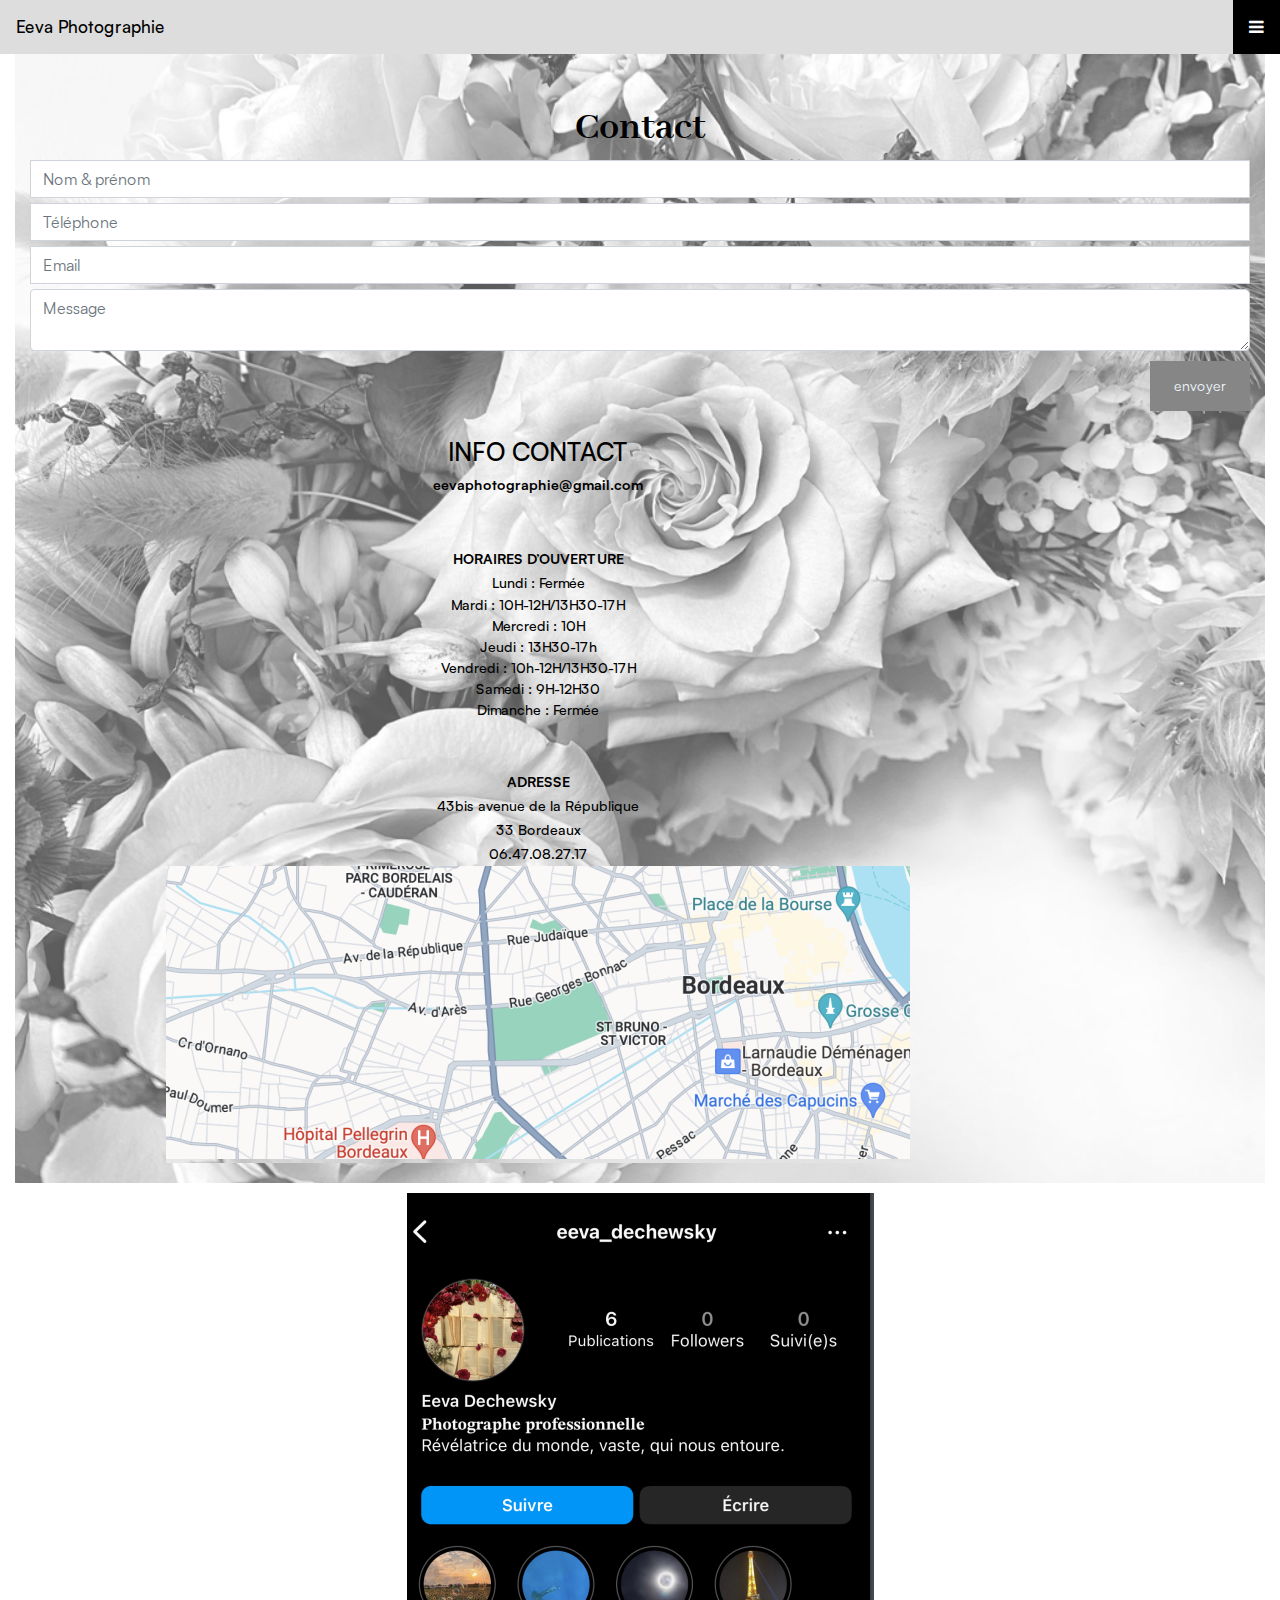
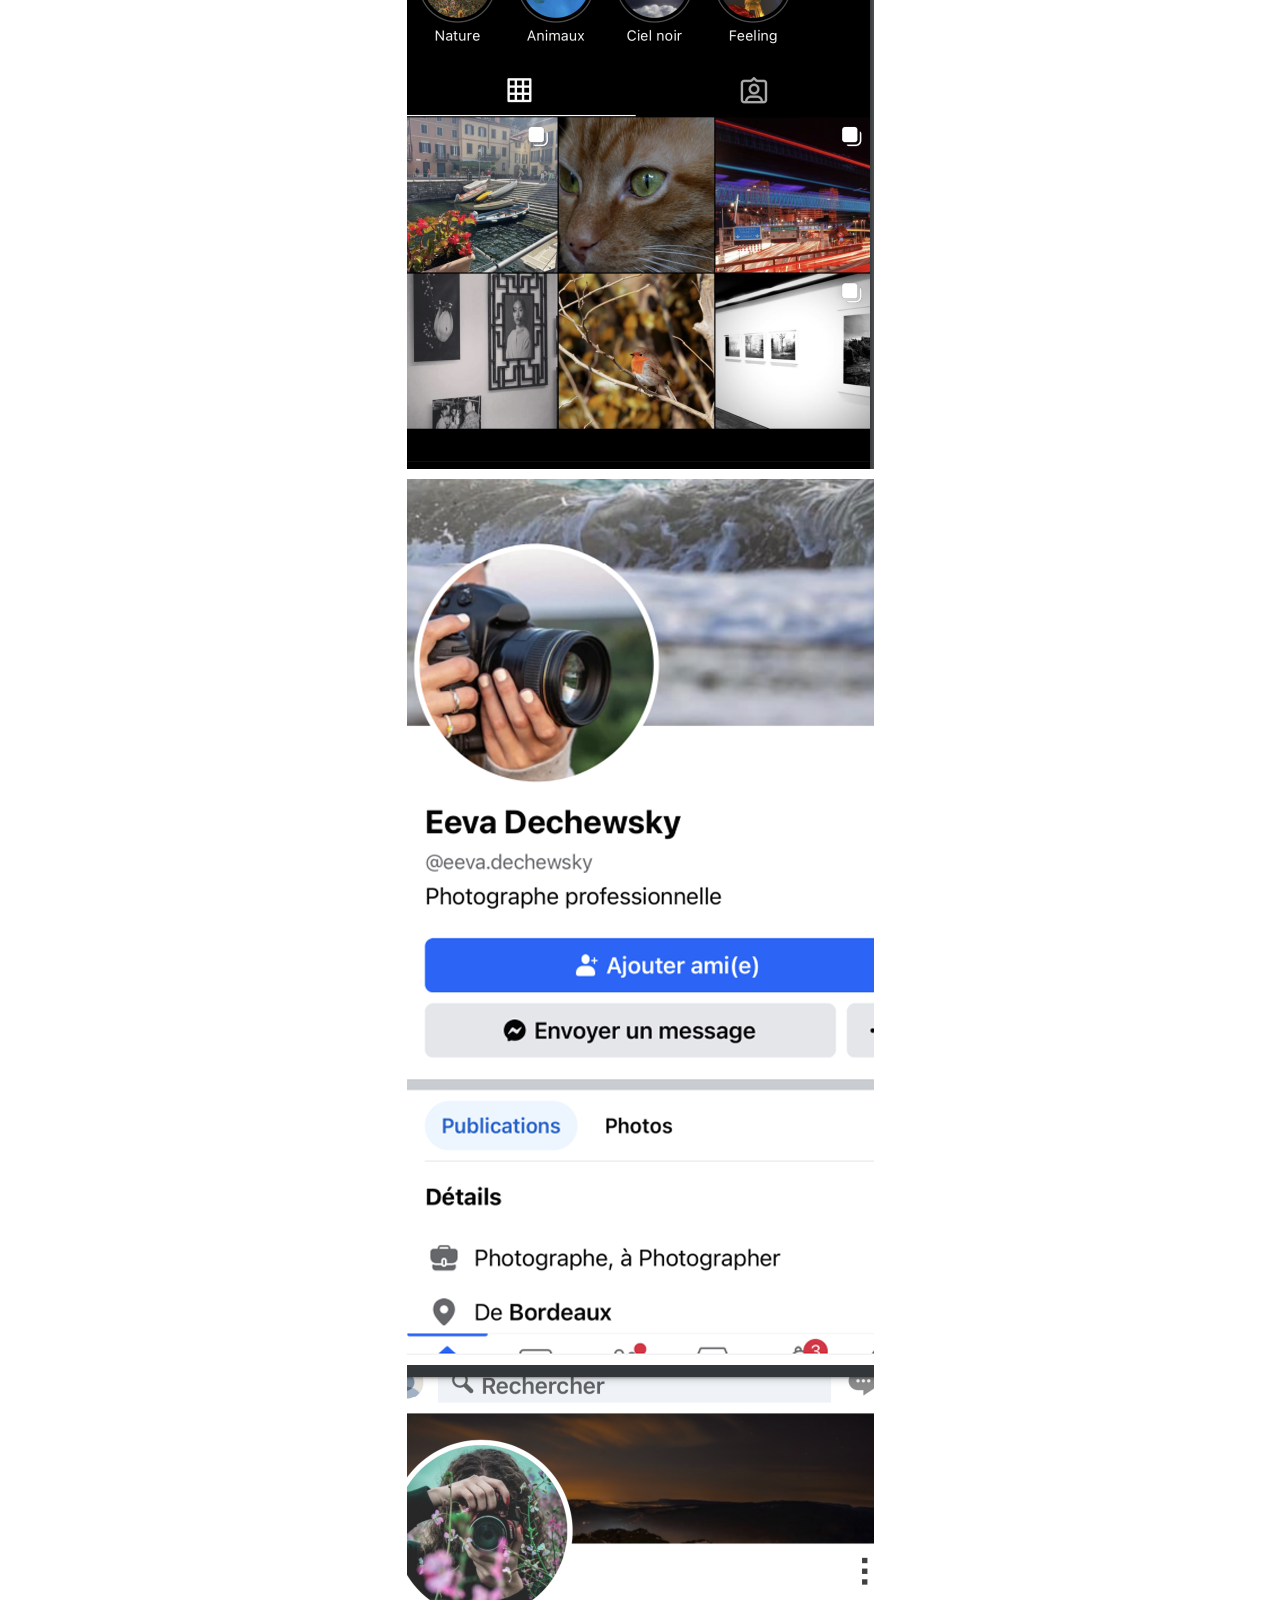
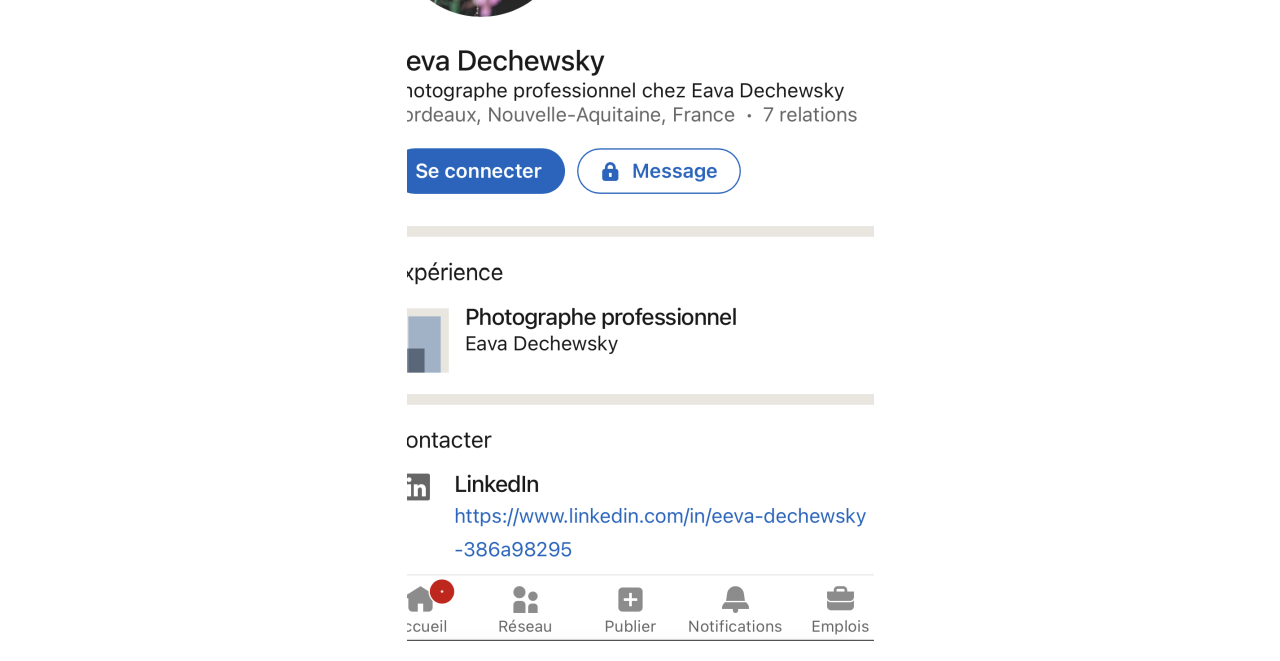
<file: contact.html>
<!DOCTYPE html>
<html lang="Fr">
    

<head>
    <!-- Metas -->
    <meta charset="utf-8">
    <meta http-equiv="X-UA-Compatible" content="IE=edge" />
    <meta name="viewport" content="width=device-width, initial-scale=1, maximum-scale=1" />
    <meta name="keywords" content="favicons" />
    <meta name="description" content="Eeva Photographie,Eeva Dechewsky professionnelle de la photo" />
    <meta name="author" content="" />

    <!-- Title  -->
    <title>Eeva Photographie | Contact | Eeva Dechewsky professionnelle de la photo</title>



    <link rel="preconnect" href="https://fonts.googleapis.com">
    <link rel="preconnect" href="https://fonts.gstatic.com" crossorigin>
    <link href="https://fonts.googleapis.com/css2?family=Abhaya+Libre:wght@400;500;600&family=Alex+Brush&display=swap" rel="stylesheet">

    <link rel="stylesheet" href="https://cdnjs.cloudflare.com/ajax/libs/font-awesome/4.7.0/css/font-awesome.min.css">
    <!-- Favicon -->
    <!-- =============================================== -->
    <!--    Favicons-->
    <link rel="apple-touch-icon" sizes="180x180" href="assets/img/favicons/apple-touch-icon.png">
    <link rel="icon" type="image/png" sizes="32x32" href="assets/img/favicons/favicon-32x32.png">
    <link rel="icon" type="image/png" sizes="16x16" href="assets/img/favicons/favicon-16x16.png">
    <link rel="manifest" href="assets/img/favicons/manifest.json">
    <meta name="msapplication-TileImage" content="assets/img/favicons/mstile-150x150.png">






    

    <!--  main style  -->

<link type="text/css" rel="stylesheet" href="css/swipebox.css" />



    
    <!-- bootstrap 5 -->
    <link rel="stylesheet" href="assets/css/lib/bootstrap.min.css">

    <!-- font family -->

    <!-- ionicons icons  -->
    <link rel="stylesheet" href="assets/css/lib/ionicons.css">
    <!-- line-awesome icons  -->
    <link rel="stylesheet" href="assets/css/lib/line-awesome.css">
    <!-- themify icons  -->
    <link rel="stylesheet" href="assets/css/lib/themify-icons.css">
    <!-- animate css  -->
    <link rel="stylesheet" href="assets/css/lib/animate.css" />
    <!-- fancybox popup  -->
    <link rel="stylesheet" href="assets/css/lib/jquery.fancybox.css" />
    <!-- lity popup  -->
    <link rel="stylesheet" href="assets/css/lib/lity.css" />
    <!-- swiper slider  -->
    <link rel="stylesheet" href="assets/css/lib/swiper8.min.css" />

    <!--  main style  -->
    <link rel="stylesheet" href="assets/css/style.css" />

<style> 
.ui-loader {
  display: none;
}
</style>

</head>
<body>

<div data-role="page" id="photos" class="secondarypage">
    <!--Contents-->
    <main>


            <!-- NAVIGATION -->
    <div class="topnav">
        <a href="index.html" class="active">Eeva Photographie</a>
        <div id="myLinks">
          <a href="index.html">Accueil</a>
          <a href="ma-galerie.html">Galerie</a>
          <a href="contact.html">Contact</a>
        </div>
        <a href="javascript:void(0);" class="icon" onclick="myFunction()">
          <i class="fa fa-bars"></i>
        </a>
      </div>
      <!-- NAVIGATION -->


      
        
            <!--  start projects  -->
            <section >
                <div class="container">
                    <div class="content">
                        <div class="row" >
                            <div class="col-lg-12" >
                                
        
                                <div style="background:url(assets/img/3-contact/zoomfleur.png)  center / cover no-repeat;text-align: center;padding:  50px 0 20px  0;" >
        
                                   

      

    <!-- contact -->
    <div class="contact segments-page">
        <div class="container">
            <div class="contact-contents b-shadow">
  
                <form action="php/contact-form-process.php" method="POST">
  

  
                 
  
  
  
                    <div class="form-group row" id="form">
  
                        
                        <h1>Contact</h1>
  
  
  
                        <!-- _____ NOM_____ -->
                        <div class="col-sm-12">
                            <input type="text" class="form-control" id="inputNom" placeholder="Nom & prénom" name="nom1"
                                required="requis">
                        </div>
                        <!-- _____ NOM_____ -->
  
  
  
                        <!-- _____ TELEPHONE_____ -->
                        <div class="col-sm-12">
                            <input type="text" class="form-control" id="inputTelephone" placeholder="Téléphone"
                                name="telephone1" required="requis">
                        </div>
                        <!-- _____ TELEPHONE_____ -->
  
  
                        <!-- _____ EMAIL_____ -->
                        <div class="col-sm-12">
                            <input type="email" class="form-control" id="inputEmail" placeholder="Email" name="email1"
                                required="requis">
                        </div>
                        <!-- _____ EMAIL_____ -->
  
  
                        <!-- _____ MESSAGE_____ -->
                        <div class="col-sm-12">
                            <textarea class="form-control" cols="20" id="inputMessage" placeholder="Message"
                                name="message1" required="requis"></textarea>
                        </div>
                        <!-- _____ MESSAGE_____ -->
  
                    </div>
  
  
  
                    <!-- _____ ENVOYER _____ -->
                    <div class="col-sm-12">
                 
                        <button type="submit" style="margin-top: 10px;background-color: rgb(134, 134, 134);border: none;float: right;color: aliceblue;height: 50px;width: 100px;">envoyer</button>
                    </div>
                    <!-- _____ ENVOYER _____ -->
  
                </form>
  
  
                <div class="col-sm-10" style="margin-top: 80px;">
                    <p style="font-size: 25px;">INFO CONTACT</p>
                    <p style="margin-bottom: 50px;"><b>eevaphotographie@gmail.com</b></p>


                    <p><b>HORAIRES D’OUVERTURE</b></p>
          
                    <p>Lundi : Fermée</p>
                    
                    <p></p>Mardi : 10H-12H/13H30-17H</p>
                    
                    <p></p>Mercredi : 10H</p>
                    
                    <p></p>Jeudi : 13H30-17h</p>
                    
                    <p></p>Vendredi : 10h-12H/13H30-17H</p>
                    
                    <p></p>Samedi : 9H-12H30</p>
                    
                    <p></p>Dimanche : Fermée</p>


                  
                    <p style="margin-TOP: 50px;"><b>ADRESSE</b></p>
                    
                    <p>43bis avenue de la République</p>
                    
                    <p>33 Bordeaux
                        </p>
                    
                    <p>06.47.08.27.17</p>
                    
                    <img src="assets/img/3-contact/map.png" alt="">
                    
    
                </div>

    



            </div>
        </div>
    </div>
    <!-- end contact -->
  
        
                                </div>
               
                            </div>
                        </div>
                    </div>
                </div>
            </section>
            <!--  end projects  -->
        
        
        


           <section>

    
            <div class="row" style="padding: 5px;margin: 5px;text-align: center;">
                <div class="col-md-12">
                            <img src="assets/img/3-contact/insta.png" alt="" style="margin-bottom: 10px;">
                    
                </div><!-- /col -->
                <div class="col-md-12">
                    <img src="assets/img/3-contact/facebook.png" alt="" style="margin-bottom: 10px;">
            
                </div><!-- /col -->
                <div class="col-md-12">
                    <img src="assets/img/3-contact/link.png" alt="" style="margin-bottom: 10px;">
            
                </div><!-- /col -->
           </section> 
    
        
        </main>
            <!--End-Contents-->
        
        

</div><!-- /page -->









<script>
    function myFunction() {
      var x = document.getElementById("myLinks");
      if (x.style.display === "block") {
        x.style.display = "none";
      } else {
        x.style.display = "block";
      }
    }
    </script>


</body>
</html>
</file>
<file: css/swipebox.css>
html.swipebox {
  overflow: hidden!important;
}

#swipebox-overlay img {
  border: none!important;
}

#swipebox-overlay {
  width: 100%;
  height: 100%;
  position: fixed;
  top: 0;
  left: 0;
  z-index: 999999999!important;
  overflow: hidden;
  -webkit-user-select: none;
  -moz-user-select: none;
  user-select: none;
}

#swipebox-slider {
  height: 100%;
  left: 0;
  top: 0;
  width: 100%;
  white-space: nowrap;
  position: absolute;
  display: none;
}

#swipebox-slider .slide {
  background: url("img/loader.gif") no-repeat center center;
  height: 100%;
  width: 100%;
  line-height: 1px;
  text-align: center;
  display: inline-block;
}

#swipebox-slider .slide:before {
  content: "";
  display: inline-block;
  height: 50%;
  width: 1px;
  margin-right: -1px;
}

#swipebox-slider .slide img,
#swipebox-slider .slide .swipebox-video-container {
  display: inline-block;
  max-height: 100%;
  max-width: 100%;
  margin: 0;
  padding: 0;
  width: auto;
  height: auto;
  vertical-align: middle;
}

#swipebox-slider .slide .swipebox-video-container {
  background:none;
  max-width: 1140px;
  max-height: 100%;
  width: 100%;
  padding:5%;
  box-sizing: border-box;
  -webkit-box-sizing: border-box;
  -moz-box-sizing: border-box;
}


#swipebox-slider .slide .swipebox-video-container .swipebox-video{
  width: 100%;
  height: 0;
  padding-bottom: 56.25%;
  overflow: hidden;
  position: relative;
}

#swipebox-slider .slide .swipebox-video-container .swipebox-video iframe{
  width: 100%!important; 
  height: 100%!important;
  position: absolute;
  top: 0; left: 0;
}

#swipebox-action, #swipebox-caption {
  position: absolute;
  left: 0;
  z-index: 999;
  height: 50px;
  width: 100%;
}

#swipebox-action {
  bottom: -50px;
}
#swipebox-action.visible-bars {
  bottom: 0;
}

#swipebox-action.force-visible-bars {
  bottom: 0!important;
}

#swipebox-caption {
  top: -50px;
  text-align: center;
}
#swipebox-caption.visible-bars {
  top: 0;
}

#swipebox-caption.force-visible-bars {
  top: 0!important;
}

#swipebox-action #swipebox-prev, #swipebox-action #swipebox-next,
#swipebox-action #swipebox-close {
  background-image: url("img/icons.png");
  background-repeat: no-repeat;
  border: none!important;
  text-decoration: none!important;
  cursor: pointer;
  position: absolute;
  width: 50px;
  height: 50px;
  top: 0;
}

#swipebox-action #swipebox-close {
  background-position: 15px 12px;
  left: 40px;
}

#swipebox-action #swipebox-prev {
  background-position: -32px 13px;
  right: 100px;
}

#swipebox-action #swipebox-next {
  background-position: -78px 13px;
  right: 40px;
}

#swipebox-action #swipebox-prev.disabled,
#swipebox-action #swipebox-next.disabled {
  filter: progid:DXImageTransform.Microsoft.Alpha(Opacity=30);
  opacity: 0.3;
}

#swipebox-slider.rightSpring {
  -moz-animation: rightSpring 0.3s;
  -webkit-animation: rightSpring 0.3s;
}

#swipebox-slider.leftSpring {
  -moz-animation: leftSpring 0.3s;
  -webkit-animation: leftSpring 0.3s;
}

@-moz-keyframes rightSpring {
  0% {
    margin-left: 0px;
  }

  50% {
    margin-left: -30px;
  }

  100% {
    margin-left: 0px;
  }
}

@-moz-keyframes leftSpring {
  0% {
    margin-left: 0px;
  }

  50% {
    margin-left: 30px;
  }

  100% {
    margin-left: 0px;
  }
}

@-webkit-keyframes rightSpring {
  0% {
    margin-left: 0px;
  }

  50% {
    margin-left: -30px;
  }

  100% {
    margin-left: 0px;
  }
}

@-webkit-keyframes leftSpring {
  0% {
    margin-left: 0px;
  }

  50% {
    margin-left: 30px;
  }

  100% {
    margin-left: 0px;
  }
}

@media screen and (max-width: 800px) {
  #swipebox-action #swipebox-close {
    left: 0;
  }

  #swipebox-action #swipebox-prev {
    right: 60px;
  }

  #swipebox-action #swipebox-next {
    right: 0;
  }
}


/* Skin 
--------------------------*/
#swipebox-overlay {
  background: #0d0d0d;
}

#swipebox-action, #swipebox-caption {
  text-shadow: 1px 1px 1px black;
  background-color: #0d0d0d;
  background-image: -webkit-gradient(linear, 50% 0%, 50% 100%, color-stop(0%, #0d0d0d), color-stop(100%, #000000));
  background-image: -webkit-linear-gradient(#0d0d0d, #000000);
  background-image: -moz-linear-gradient(#0d0d0d, #000000);
  background-image: -o-linear-gradient(#0d0d0d, #000000);
  background-image: linear-gradient(#0d0d0d, #000000);
  filter: progid:DXImageTransform.Microsoft.Alpha(Opacity=95);
  opacity: 0.95;
}

#swipebox-action {
  border-top: 1px solid rgba(255, 255, 255, 0.2);
}

#swipebox-caption {
  border-bottom: 1px solid rgba(255, 255, 255, 0.2);
  color: white!important;
  font-size: 15px;
  line-height: 43px;
  font-family: Helvetica, Arial, sans-serif;
}
</file>
<file: assets/css/lib/line-awesome.css>
.la,
.las,
.lar,
.lal,
.lad,
.lab {
  -moz-osx-font-smoothing: grayscale;
  -webkit-font-smoothing: antialiased;
  display: inline-block;
  font-style: normal;
  font-variant: normal;
  text-rendering: auto;
  line-height: 1; }

.la-lg {
  font-size: 1.33333em;
  line-height: 0.75em;
  vertical-align: -.0667em; }

.la-xs {
  font-size: .75em; }

.la-sm {
  font-size: .875em; }

.la-1x {
  font-size: 1em; }

.la-2x {
  font-size: 2em; }

.la-3x {
  font-size: 3em; }

.la-4x {
  font-size: 4em; }

.la-5x {
  font-size: 5em; }

.la-6x {
  font-size: 6em; }

.la-7x {
  font-size: 7em; }

.la-8x {
  font-size: 8em; }

.la-9x {
  font-size: 9em; }

.la-10x {
  font-size: 10em; }

.la-fw {
  text-align: center;
  width: 1.25em; }

.la-ul {
  list-style-type: none;
  margin-left: 2.5em;
  padding-left: 0; }
  .la-ul > li {
    position: relative; }

.la-li {
  left: -2em;
  position: absolute;
  text-align: center;
  width: 2em;
  line-height: inherit; }

.la-border {
  border: solid 0.08em #eee;
  border-radius: .1em;
  padding: .2em .25em .15em; }

.la-pull-left {
  float: left; }

.la-pull-right {
  float: right; }

.la.la-pull-left,
.las.la-pull-left,
.lar.la-pull-left,
.lal.la-pull-left,
.lab.la-pull-left {
  margin-right: .3em; }

.la.la-pull-right,
.las.la-pull-right,
.lar.la-pull-right,
.lal.la-pull-right,
.lab.la-pull-right {
  margin-left: .3em; }

.la-spin {
  -webkit-animation: la-spin 2s infinite linear;
          animation: la-spin 2s infinite linear; }

.la-pulse {
  -webkit-animation: la-spin 1s infinite steps(8);
          animation: la-spin 1s infinite steps(8); }

@-webkit-keyframes la-spin {
  0% {
    -webkit-transform: rotate(0deg);
            transform: rotate(0deg); }
  100% {
    -webkit-transform: rotate(360deg);
            transform: rotate(360deg); } }

@keyframes la-spin {
  0% {
    -webkit-transform: rotate(0deg);
            transform: rotate(0deg); }
  100% {
    -webkit-transform: rotate(360deg);
            transform: rotate(360deg); } }

.la-rotate-90 {
  -ms-filter: "progid:DXImageTransform.Microsoft.BasicImage(rotation=1)";
  -webkit-transform: rotate(90deg);
          transform: rotate(90deg); }

.la-rotate-180 {
  -ms-filter: "progid:DXImageTransform.Microsoft.BasicImage(rotation=2)";
  -webkit-transform: rotate(180deg);
          transform: rotate(180deg); }

.la-rotate-270 {
  -ms-filter: "progid:DXImageTransform.Microsoft.BasicImage(rotation=3)";
  -webkit-transform: rotate(270deg);
          transform: rotate(270deg); }

.la-flip-horizontal {
  -ms-filter: "progid:DXImageTransform.Microsoft.BasicImage(rotation=0, mirror=1)";
  -webkit-transform: scale(-1, 1);
          transform: scale(-1, 1); }

.la-flip-vertical {
  -ms-filter: "progid:DXImageTransform.Microsoft.BasicImage(rotation=2, mirror=1)";
  -webkit-transform: scale(1, -1);
          transform: scale(1, -1); }

.la-flip-both, .la-flip-horizontal.la-flip-vertical {
  -ms-filter: "progid:DXImageTransform.Microsoft.BasicImage(rotation=2, mirror=1)";
  -webkit-transform: scale(-1, -1);
          transform: scale(-1, -1); }

:root .la-rotate-90,
:root .la-rotate-180,
:root .la-rotate-270,
:root .la-flip-horizontal,
:root .la-flip-vertical,
:root .la-flip-both {
  -webkit-filter: none;
          filter: none; }

.la-stack {
  display: inline-block;
  height: 2em;
  line-height: 2em;
  position: relative;
  vertical-align: middle;
  width: 2.5em; }

.la-stack-1x,
.la-stack-2x {
  left: 0;
  position: absolute;
  text-align: center;
  width: 100%; }

.la-stack-1x {
  line-height: inherit; }

.la-stack-2x {
  font-size: 2em; }

.la-inverse {
  color: #fff; }

/* Font Awesome uses the Unicode Private Use Area (PUA) to ensure screen
readers do not read off random characters that represent icons */
.la-500px:before {
  content: "\f26e"; }

.la-accessible-icon:before {
  content: "\f368"; }

.la-accusoft:before {
  content: "\f369"; }

.la-acquisitions-incorporated:before {
  content: "\f6af"; }

.la-ad:before {
  content: "\f641"; }

.la-address-book:before {
  content: "\f2b9"; }

.la-address-card:before {
  content: "\f2bb"; }

.la-adjust:before {
  content: "\f042"; }

.la-adn:before {
  content: "\f170"; }

.la-adobe:before {
  content: "\f778"; }

.la-adversal:before {
  content: "\f36a"; }

.la-affiliatetheme:before {
  content: "\f36b"; }

.la-air-freshener:before {
  content: "\f5d0"; }

.la-airbnb:before {
  content: "\f834"; }

.la-algolia:before {
  content: "\f36c"; }

.la-align-center:before {
  content: "\f037"; }

.la-align-justify:before {
  content: "\f039"; }

.la-align-left:before {
  content: "\f036"; }

.la-align-right:before {
  content: "\f038"; }

.la-alipay:before {
  content: "\f642"; }

.la-allergies:before {
  content: "\f461"; }

.la-amazon:before {
  content: "\f270"; }

.la-amazon-pay:before {
  content: "\f42c"; }

.la-ambulance:before {
  content: "\f0f9"; }

.la-american-sign-language-interpreting:before {
  content: "\f2a3"; }

.la-amilia:before {
  content: "\f36d"; }

.la-anchor:before {
  content: "\f13d"; }

.la-android:before {
  content: "\f17b"; }

.la-angellist:before {
  content: "\f209"; }

.la-angle-double-down:before {
  content: "\f103"; }

.la-angle-double-left:before {
  content: "\f100"; }

.la-angle-double-right:before {
  content: "\f101"; }

.la-angle-double-up:before {
  content: "\f102"; }

.la-angle-down:before {
  content: "\f107"; }

.la-angle-left:before {
  content: "\f104"; }

.la-angle-right:before {
  content: "\f105"; }

.la-angle-up:before {
  content: "\f106"; }

.la-angry:before {
  content: "\f556"; }

.la-angrycreative:before {
  content: "\f36e"; }

.la-angular:before {
  content: "\f420"; }

.la-ankh:before {
  content: "\f644"; }

.la-app-store:before {
  content: "\f36f"; }

.la-app-store-ios:before {
  content: "\f370"; }

.la-apper:before {
  content: "\f371"; }

.la-apple:before {
  content: "\f179"; }

.la-apple-alt:before {
  content: "\f5d1"; }

.la-apple-pay:before {
  content: "\f415"; }

.la-archive:before {
  content: "\f187"; }

.la-archway:before {
  content: "\f557"; }

.la-arrow-alt-circle-down:before {
  content: "\f358"; }

.la-arrow-alt-circle-left:before {
  content: "\f359"; }

.la-arrow-alt-circle-right:before {
  content: "\f35a"; }

.la-arrow-alt-circle-up:before {
  content: "\f35b"; }

.la-arrow-circle-down:before {
  content: "\f0ab"; }

.la-arrow-circle-left:before {
  content: "\f0a8"; }

.la-arrow-circle-right:before {
  content: "\f0a9"; }

.la-arrow-circle-up:before {
  content: "\f0aa"; }

.la-arrow-down:before {
  content: "\f063"; }

.la-arrow-left:before {
  content: "\f060"; }

.la-arrow-right:before {
  content: "\f061"; }

.la-arrow-up:before {
  content: "\f062"; }

.la-arrows-alt:before {
  content: "\f0b2"; }

.la-arrows-alt-h:before {
  content: "\f337"; }

.la-arrows-alt-v:before {
  content: "\f338"; }

.la-artstation:before {
  content: "\f77a"; }

.la-assistive-listening-systems:before {
  content: "\f2a2"; }

.la-asterisk:before {
  content: "\f069"; }

.la-asymmetrik:before {
  content: "\f372"; }

.la-at:before {
  content: "\f1fa"; }

.la-atlas:before {
  content: "\f558"; }

.la-atlassian:before {
  content: "\f77b"; }

.la-atom:before {
  content: "\f5d2"; }

.la-audible:before {
  content: "\f373"; }

.la-audio-description:before {
  content: "\f29e"; }

.la-autoprefixer:before {
  content: "\f41c"; }

.la-avianex:before {
  content: "\f374"; }

.la-aviato:before {
  content: "\f421"; }

.la-award:before {
  content: "\f559"; }

.la-aws:before {
  content: "\f375"; }

.la-baby:before {
  content: "\f77c"; }

.la-baby-carriage:before {
  content: "\f77d"; }

.la-backspace:before {
  content: "\f55a"; }

.la-backward:before {
  content: "\f04a"; }

.la-bacon:before {
  content: "\f7e5"; }

.la-balance-scale:before {
  content: "\f24e"; }

.la-balance-scale-left:before {
  content: "\f515"; }

.la-balance-scale-right:before {
  content: "\f516"; }

.la-ban:before {
  content: "\f05e"; }

.la-band-aid:before {
  content: "\f462"; }

.la-bandcamp:before {
  content: "\f2d5"; }

.la-barcode:before {
  content: "\f02a"; }

.la-bars:before {
  content: "\f0c9"; }

.la-baseball-ball:before {
  content: "\f433"; }

.la-basketball-ball:before {
  content: "\f434"; }

.la-bath:before {
  content: "\f2cd"; }

.la-battery-empty:before {
  content: "\f244"; }

.la-battery-full:before {
  content: "\f240"; }

.la-battery-half:before {
  content: "\f242"; }

.la-battery-quarter:before {
  content: "\f243"; }

.la-battery-three-quarters:before {
  content: "\f241"; }

.la-battle-net:before {
  content: "\f835"; }

.la-bed:before {
  content: "\f236"; }

.la-beer:before {
  content: "\f0fc"; }

.la-behance:before {
  content: "\f1b4"; }

.la-behance-square:before {
  content: "\f1b5"; }

.la-bell:before {
  content: "\f0f3"; }

.la-bell-slash:before {
  content: "\f1f6"; }

.la-bezier-curve:before {
  content: "\f55b"; }

.la-bible:before {
  content: "\f647"; }

.la-bicycle:before {
  content: "\f206"; }

.la-biking:before {
  content: "\f84a"; }

.la-bimobject:before {
  content: "\f378"; }

.la-binoculars:before {
  content: "\f1e5"; }

.la-biohazard:before {
  content: "\f780"; }

.la-birthday-cake:before {
  content: "\f1fd"; }

.la-bitbucket:before {
  content: "\f171"; }

.la-bitcoin:before {
  content: "\f379"; }

.la-bity:before {
  content: "\f37a"; }

.la-black-tie:before {
  content: "\f27e"; }

.la-blackberry:before {
  content: "\f37b"; }

.la-blender:before {
  content: "\f517"; }

.la-blender-phone:before {
  content: "\f6b6"; }

.la-blind:before {
  content: "\f29d"; }

.la-blog:before {
  content: "\f781"; }

.la-blogger:before {
  content: "\f37c"; }

.la-blogger-b:before {
  content: "\f37d"; }

.la-bluetooth:before {
  content: "\f293"; }

.la-bluetooth-b:before {
  content: "\f294"; }

.la-bold:before {
  content: "\f032"; }

.la-bolt:before {
  content: "\f0e7"; }

.la-bomb:before {
  content: "\f1e2"; }

.la-bone:before {
  content: "\f5d7"; }

.la-bong:before {
  content: "\f55c"; }

.la-book:before {
  content: "\f02d"; }

.la-book-dead:before {
  content: "\f6b7"; }

.la-book-medical:before {
  content: "\f7e6"; }

.la-book-open:before {
  content: "\f518"; }

.la-book-reader:before {
  content: "\f5da"; }

.la-bookmark:before {
  content: "\f02e"; }

.la-bootstrap:before {
  content: "\f836"; }

.la-border-all:before {
  content: "\f84c"; }

.la-border-none:before {
  content: "\f850"; }

.la-border-style:before {
  content: "\f853"; }

.la-bowling-ball:before {
  content: "\f436"; }

.la-box:before {
  content: "\f466"; }

.la-box-open:before {
  content: "\f49e"; }

.la-boxes:before {
  content: "\f468"; }

.la-braille:before {
  content: "\f2a1"; }

.la-brain:before {
  content: "\f5dc"; }

.la-bread-slice:before {
  content: "\f7ec"; }

.la-briefcase:before {
  content: "\f0b1"; }

.la-briefcase-medical:before {
  content: "\f469"; }

.la-broadcast-tower:before {
  content: "\f519"; }

.la-broom:before {
  content: "\f51a"; }

.la-brush:before {
  content: "\f55d"; }

.la-btc:before {
  content: "\f15a"; }

.la-buffer:before {
  content: "\f837"; }

.la-bug:before {
  content: "\f188"; }

.la-building:before {
  content: "\f1ad"; }

.la-bullhorn:before {
  content: "\f0a1"; }

.la-bullseye:before {
  content: "\f140"; }

.la-burn:before {
  content: "\f46a"; }

.la-buromobelexperte:before {
  content: "\f37f"; }

.la-bus:before {
  content: "\f207"; }

.la-bus-alt:before {
  content: "\f55e"; }

.la-business-time:before {
  content: "\f64a"; }

.la-buy-n-large:before {
  content: "\f8a6"; }

.la-buysellads:before {
  content: "\f20d"; }

.la-calculator:before {
  content: "\f1ec"; }

.la-calendar:before {
  content: "\f133"; }

.la-calendar-alt:before {
  content: "\f073"; }

.la-calendar-check:before {
  content: "\f274"; }

.la-calendar-day:before {
  content: "\f783"; }

.la-calendar-minus:before {
  content: "\f272"; }

.la-calendar-plus:before {
  content: "\f271"; }

.la-calendar-times:before {
  content: "\f273"; }

.la-calendar-week:before {
  content: "\f784"; }

.la-camera:before {
  content: "\f030"; }

.la-camera-retro:before {
  content: "\f083"; }

.la-campground:before {
  content: "\f6bb"; }

.la-canadian-maple-leaf:before {
  content: "\f785"; }

.la-candy-cane:before {
  content: "\f786"; }

.la-cannabis:before {
  content: "\f55f"; }

.la-capsules:before {
  content: "\f46b"; }

.la-car:before {
  content: "\f1b9"; }

.la-car-alt:before {
  content: "\f5de"; }

.la-car-battery:before {
  content: "\f5df"; }

.la-car-crash:before {
  content: "\f5e1"; }

.la-car-side:before {
  content: "\f5e4"; }

.la-caret-down:before {
  content: "\f0d7"; }

.la-caret-left:before {
  content: "\f0d9"; }

.la-caret-right:before {
  content: "\f0da"; }

.la-caret-square-down:before {
  content: "\f150"; }

.la-caret-square-left:before {
  content: "\f191"; }

.la-caret-square-right:before {
  content: "\f152"; }

.la-caret-square-up:before {
  content: "\f151"; }

.la-caret-up:before {
  content: "\f0d8"; }

.la-carrot:before {
  content: "\f787"; }

.la-cart-arrow-down:before {
  content: "\f218"; }

.la-cart-plus:before {
  content: "\f217"; }

.la-cash-register:before {
  content: "\f788"; }

.la-cat:before {
  content: "\f6be"; }

.la-cc-amazon-pay:before {
  content: "\f42d"; }

.la-cc-amex:before {
  content: "\f1f3"; }

.la-cc-apple-pay:before {
  content: "\f416"; }

.la-cc-diners-club:before {
  content: "\f24c"; }

.la-cc-discover:before {
  content: "\f1f2"; }

.la-cc-jcb:before {
  content: "\f24b"; }

.la-cc-mastercard:before {
  content: "\f1f1"; }

.la-cc-paypal:before {
  content: "\f1f4"; }

.la-cc-stripe:before {
  content: "\f1f5"; }

.la-cc-visa:before {
  content: "\f1f0"; }

.la-centercode:before {
  content: "\f380"; }

.la-centos:before {
  content: "\f789"; }

.la-certificate:before {
  content: "\f0a3"; }

.la-chair:before {
  content: "\f6c0"; }

.la-chalkboard:before {
  content: "\f51b"; }

.la-chalkboard-teacher:before {
  content: "\f51c"; }

.la-charging-station:before {
  content: "\f5e7"; }

.la-chart-area:before {
  content: "\f1fe"; }

.la-chart-bar:before {
  content: "\f080"; }

.la-chart-line:before {
  content: "\f201"; }

.la-chart-pie:before {
  content: "\f200"; }

.la-check:before {
  content: "\f00c"; }

.la-check-circle:before {
  content: "\f058"; }

.la-check-double:before {
  content: "\f560"; }

.la-check-square:before {
  content: "\f14a"; }

.la-cheese:before {
  content: "\f7ef"; }

.la-chess:before {
  content: "\f439"; }

.la-chess-bishop:before {
  content: "\f43a"; }

.la-chess-board:before {
  content: "\f43c"; }

.la-chess-king:before {
  content: "\f43f"; }

.la-chess-knight:before {
  content: "\f441"; }

.la-chess-pawn:before {
  content: "\f443"; }

.la-chess-queen:before {
  content: "\f445"; }

.la-chess-rook:before {
  content: "\f447"; }

.la-chevron-circle-down:before {
  content: "\f13a"; }

.la-chevron-circle-left:before {
  content: "\f137"; }

.la-chevron-circle-right:before {
  content: "\f138"; }

.la-chevron-circle-up:before {
  content: "\f139"; }

.la-chevron-down:before {
  content: "\f078"; }

.la-chevron-left:before {
  content: "\f053"; }

.la-chevron-right:before {
  content: "\f054"; }

.la-chevron-up:before {
  content: "\f077"; }

.la-child:before {
  content: "\f1ae"; }

.la-chrome:before {
  content: "\f268"; }

.la-chromecast:before {
  content: "\f838"; }

.la-church:before {
  content: "\f51d"; }

.la-circle:before {
  content: "\f111"; }

.la-circle-notch:before {
  content: "\f1ce"; }

.la-city:before {
  content: "\f64f"; }

.la-clinic-medical:before {
  content: "\f7f2"; }

.la-clipboard:before {
  content: "\f328"; }

.la-clipboard-check:before {
  content: "\f46c"; }

.la-clipboard-list:before {
  content: "\f46d"; }

.la-clock:before {
  content: "\f017"; }

.la-clone:before {
  content: "\f24d"; }

.la-closed-captioning:before {
  content: "\f20a"; }

.la-cloud:before {
  content: "\f0c2"; }

.la-cloud-download-alt:before {
  content: "\f381"; }

.la-cloud-meatball:before {
  content: "\f73b"; }

.la-cloud-moon:before {
  content: "\f6c3"; }

.la-cloud-moon-rain:before {
  content: "\f73c"; }

.la-cloud-rain:before {
  content: "\f73d"; }

.la-cloud-showers-heavy:before {
  content: "\f740"; }

.la-cloud-sun:before {
  content: "\f6c4"; }

.la-cloud-sun-rain:before {
  content: "\f743"; }

.la-cloud-upload-alt:before {
  content: "\f382"; }

.la-cloudscale:before {
  content: "\f383"; }

.la-cloudsmith:before {
  content: "\f384"; }

.la-cloudversify:before {
  content: "\f385"; }

.la-cocktail:before {
  content: "\f561"; }

.la-code:before {
  content: "\f121"; }

.la-code-branch:before {
  content: "\f126"; }

.la-codepen:before {
  content: "\f1cb"; }

.la-codiepie:before {
  content: "\f284"; }

.la-coffee:before {
  content: "\f0f4"; }

.la-cog:before {
  content: "\f013"; }

.la-cogs:before {
  content: "\f085"; }

.la-coins:before {
  content: "\f51e"; }

.la-columns:before {
  content: "\f0db"; }

.la-comment:before {
  content: "\f075"; }

.la-comment-alt:before {
  content: "\f27a"; }

.la-comment-dollar:before {
  content: "\f651"; }

.la-comment-dots:before {
  content: "\f4ad"; }

.la-comment-medical:before {
  content: "\f7f5"; }

.la-comment-slash:before {
  content: "\f4b3"; }

.la-comments:before {
  content: "\f086"; }

.la-comments-dollar:before {
  content: "\f653"; }

.la-compact-disc:before {
  content: "\f51f"; }

.la-compass:before {
  content: "\f14e"; }

.la-compress:before {
  content: "\f066"; }

.la-compress-arrows-alt:before {
  content: "\f78c"; }

.la-concierge-bell:before {
  content: "\f562"; }

.la-confluence:before {
  content: "\f78d"; }

.la-connectdevelop:before {
  content: "\f20e"; }

.la-contao:before {
  content: "\f26d"; }

.la-cookie:before {
  content: "\f563"; }

.la-cookie-bite:before {
  content: "\f564"; }

.la-copy:before {
  content: "\f0c5"; }

.la-copyright:before {
  content: "\f1f9"; }

.la-cotton-bureau:before {
  content: "\f89e"; }

.la-couch:before {
  content: "\f4b8"; }

.la-cpanel:before {
  content: "\f388"; }

.la-creative-commons:before {
  content: "\f25e"; }

.la-creative-commons-by:before {
  content: "\f4e7"; }

.la-creative-commons-nc:before {
  content: "\f4e8"; }

.la-creative-commons-nc-eu:before {
  content: "\f4e9"; }

.la-creative-commons-nc-jp:before {
  content: "\f4ea"; }

.la-creative-commons-nd:before {
  content: "\f4eb"; }

.la-creative-commons-pd:before {
  content: "\f4ec"; }

.la-creative-commons-pd-alt:before {
  content: "\f4ed"; }

.la-creative-commons-remix:before {
  content: "\f4ee"; }

.la-creative-commons-sa:before {
  content: "\f4ef"; }

.la-creative-commons-sampling:before {
  content: "\f4f0"; }

.la-creative-commons-sampling-plus:before {
  content: "\f4f1"; }

.la-creative-commons-share:before {
  content: "\f4f2"; }

.la-creative-commons-zero:before {
  content: "\f4f3"; }

.la-credit-card:before {
  content: "\f09d"; }

.la-critical-role:before {
  content: "\f6c9"; }

.la-crop:before {
  content: "\f125"; }

.la-crop-alt:before {
  content: "\f565"; }

.la-cross:before {
  content: "\f654"; }

.la-crosshairs:before {
  content: "\f05b"; }

.la-crow:before {
  content: "\f520"; }

.la-crown:before {
  content: "\f521"; }

.la-crutch:before {
  content: "\f7f7"; }

.la-css3:before {
  content: "\f13c"; }

.la-css3-alt:before {
  content: "\f38b"; }

.la-cube:before {
  content: "\f1b2"; }

.la-cubes:before {
  content: "\f1b3"; }

.la-cut:before {
  content: "\f0c4"; }

.la-cuttlefish:before {
  content: "\f38c"; }

.la-d-and-d:before {
  content: "\f38d"; }

.la-d-and-d-beyond:before {
  content: "\f6ca"; }

.la-dashcube:before {
  content: "\f210"; }

.la-database:before {
  content: "\f1c0"; }

.la-deaf:before {
  content: "\f2a4"; }

.la-delicious:before {
  content: "\f1a5"; }

.la-democrat:before {
  content: "\f747"; }

.la-deploydog:before {
  content: "\f38e"; }

.la-deskpro:before {
  content: "\f38f"; }

.la-desktop:before {
  content: "\f108"; }

.la-dev:before {
  content: "\f6cc"; }

.la-deviantart:before {
  content: "\f1bd"; }

.la-dharmachakra:before {
  content: "\f655"; }

.la-dhl:before {
  content: "\f790"; }

.la-diagnoses:before {
  content: "\f470"; }

.la-diaspora:before {
  content: "\f791"; }

.la-dice:before {
  content: "\f522"; }

.la-dice-d20:before {
  content: "\f6cf"; }

.la-dice-d6:before {
  content: "\f6d1"; }

.la-dice-five:before {
  content: "\f523"; }

.la-dice-four:before {
  content: "\f524"; }

.la-dice-one:before {
  content: "\f525"; }

.la-dice-six:before {
  content: "\f526"; }

.la-dice-three:before {
  content: "\f527"; }

.la-dice-two:before {
  content: "\f528"; }

.la-digg:before {
  content: "\f1a6"; }

.la-digital-ocean:before {
  content: "\f391"; }

.la-digital-tachograph:before {
  content: "\f566"; }

.la-directions:before {
  content: "\f5eb"; }

.la-discord:before {
  content: "\f392"; }

.la-discourse:before {
  content: "\f393"; }

.la-divide:before {
  content: "\f529"; }

.la-dizzy:before {
  content: "\f567"; }

.la-dna:before {
  content: "\f471"; }

.la-dochub:before {
  content: "\f394"; }

.la-docker:before {
  content: "\f395"; }

.la-dog:before {
  content: "\f6d3"; }

.la-dollar-sign:before {
  content: "\f155"; }

.la-dolly:before {
  content: "\f472"; }

.la-dolly-flatbed:before {
  content: "\f474"; }

.la-donate:before {
  content: "\f4b9"; }

.la-door-closed:before {
  content: "\f52a"; }

.la-door-open:before {
  content: "\f52b"; }

.la-dot-circle:before {
  content: "\f192"; }

.la-dove:before {
  content: "\f4ba"; }

.la-download:before {
  content: "\f019"; }

.la-draft2digital:before {
  content: "\f396"; }

.la-drafting-compass:before {
  content: "\f568"; }

.la-dragon:before {
  content: "\f6d5"; }

.la-draw-polygon:before {
  content: "\f5ee"; }

.la-dribbble:before {
  content: "\f17d"; }

.la-dribbble-square:before {
  content: "\f397"; }

.la-dropbox:before {
  content: "\f16b"; }

.la-drum:before {
  content: "\f569"; }

.la-drum-steelpan:before {
  content: "\f56a"; }

.la-drumstick-bite:before {
  content: "\f6d7"; }

.la-drupal:before {
  content: "\f1a9"; }

.la-dumbbell:before {
  content: "\f44b"; }

.la-dumpster:before {
  content: "\f793"; }

.la-dumpster-fire:before {
  content: "\f794"; }

.la-dungeon:before {
  content: "\f6d9"; }

.la-dyalog:before {
  content: "\f399"; }

.la-earlybirds:before {
  content: "\f39a"; }

.la-ebay:before {
  content: "\f4f4"; }

.la-edge:before {
  content: "\f282"; }

.la-edit:before {
  content: "\f044"; }

.la-egg:before {
  content: "\f7fb"; }

.la-eject:before {
  content: "\f052"; }

.la-elementor:before {
  content: "\f430"; }

.la-ellipsis-h:before {
  content: "\f141"; }

.la-ellipsis-v:before {
  content: "\f142"; }

.la-ello:before {
  content: "\f5f1"; }

.la-ember:before {
  content: "\f423"; }

.la-empire:before {
  content: "\f1d1"; }

.la-envelope:before {
  content: "\f0e0"; }

.la-envelope-open:before {
  content: "\f2b6"; }

.la-envelope-open-text:before {
  content: "\f658"; }

.la-envelope-square:before {
  content: "\f199"; }

.la-envira:before {
  content: "\f299"; }

.la-equals:before {
  content: "\f52c"; }

.la-eraser:before {
  content: "\f12d"; }

.la-erlang:before {
  content: "\f39d"; }

.la-ethereum:before {
  content: "\f42e"; }

.la-ethernet:before {
  content: "\f796"; }

.la-etsy:before {
  content: "\f2d7"; }

.la-euro-sign:before {
  content: "\f153"; }

.la-evernote:before {
  content: "\f839"; }

.la-exchange-alt:before {
  content: "\f362"; }

.la-exclamation:before {
  content: "\f12a"; }

.la-exclamation-circle:before {
  content: "\f06a"; }

.la-exclamation-triangle:before {
  content: "\f071"; }

.la-expand:before {
  content: "\f065"; }

.la-expand-arrows-alt:before {
  content: "\f31e"; }

.la-expeditedssl:before {
  content: "\f23e"; }

.la-external-link-alt:before {
  content: "\f35d"; }

.la-external-link-square-alt:before {
  content: "\f360"; }

.la-eye:before {
  content: "\f06e"; }

.la-eye-dropper:before {
  content: "\f1fb"; }

.la-eye-slash:before {
  content: "\f070"; }

.la-facebook:before {
  content: "\f09a"; }

.la-facebook-f:before {
  content: "\f39e"; }

.la-facebook-messenger:before {
  content: "\f39f"; }

.la-facebook-square:before {
  content: "\f082"; }

.la-fan:before {
  content: "\f863"; }

.la-fantasy-flight-games:before {
  content: "\f6dc"; }

.la-fast-backward:before {
  content: "\f049"; }

.la-fast-forward:before {
  content: "\f050"; }

.la-fax:before {
  content: "\f1ac"; }

.la-feather:before {
  content: "\f52d"; }

.la-feather-alt:before {
  content: "\f56b"; }

.la-fedex:before {
  content: "\f797"; }

.la-fedora:before {
  content: "\f798"; }

.la-female:before {
  content: "\f182"; }

.la-fighter-jet:before {
  content: "\f0fb"; }

.la-figma:before {
  content: "\f799"; }

.la-file:before {
  content: "\f15b"; }

.la-file-alt:before {
  content: "\f15c"; }

.la-file-archive:before {
  content: "\f1c6"; }

.la-file-audio:before {
  content: "\f1c7"; }

.la-file-code:before {
  content: "\f1c9"; }

.la-file-contract:before {
  content: "\f56c"; }

.la-file-csv:before {
  content: "\f6dd"; }

.la-file-download:before {
  content: "\f56d"; }

.la-file-excel:before {
  content: "\f1c3"; }

.la-file-export:before {
  content: "\f56e"; }

.la-file-image:before {
  content: "\f1c5"; }

.la-file-import:before {
  content: "\f56f"; }

.la-file-invoice:before {
  content: "\f570"; }

.la-file-invoice-dollar:before {
  content: "\f571"; }

.la-file-medical:before {
  content: "\f477"; }

.la-file-medical-alt:before {
  content: "\f478"; }

.la-file-pdf:before {
  content: "\f1c1"; }

.la-file-powerpoint:before {
  content: "\f1c4"; }

.la-file-prescription:before {
  content: "\f572"; }

.la-file-signature:before {
  content: "\f573"; }

.la-file-upload:before {
  content: "\f574"; }

.la-file-video:before {
  content: "\f1c8"; }

.la-file-word:before {
  content: "\f1c2"; }

.la-fill:before {
  content: "\f575"; }

.la-fill-drip:before {
  content: "\f576"; }

.la-film:before {
  content: "\f008"; }

.la-filter:before {
  content: "\f0b0"; }

.la-fingerprint:before {
  content: "\f577"; }

.la-fire:before {
  content: "\f06d"; }

.la-fire-alt:before {
  content: "\f7e4"; }

.la-fire-extinguisher:before {
  content: "\f134"; }

.la-firefox:before {
  content: "\f269"; }

.la-first-aid:before {
  content: "\f479"; }

.la-first-order:before {
  content: "\f2b0"; }

.la-first-order-alt:before {
  content: "\f50a"; }

.la-firstdraft:before {
  content: "\f3a1"; }

.la-fish:before {
  content: "\f578"; }

.la-fist-raised:before {
  content: "\f6de"; }

.la-flag:before {
  content: "\f024"; }

.la-flag-checkered:before {
  content: "\f11e"; }

.la-flag-usa:before {
  content: "\f74d"; }

.la-flask:before {
  content: "\f0c3"; }

.la-flickr:before {
  content: "\f16e"; }

.la-flipboard:before {
  content: "\f44d"; }

.la-flushed:before {
  content: "\f579"; }

.la-fly:before {
  content: "\f417"; }

.la-folder:before {
  content: "\f07b"; }

.la-folder-minus:before {
  content: "\f65d"; }

.la-folder-open:before {
  content: "\f07c"; }

.la-folder-plus:before {
  content: "\f65e"; }

.la-font:before {
  content: "\f031"; }

.la-font-awesome:before {
  content: "\f2b4"; }

.la-font-awesome-alt:before {
  content: "\f35c"; }

.la-font-awesome-flag:before {
  content: "\f425"; }

.la-font-awesome-logo-full:before {
  content: "\f4e6"; }

.la-fonticons:before {
  content: "\f280"; }

.la-fonticons-fi:before {
  content: "\f3a2"; }

.la-football-ball:before {
  content: "\f44e"; }

.la-fort-awesome:before {
  content: "\f286"; }

.la-fort-awesome-alt:before {
  content: "\f3a3"; }

.la-forumbee:before {
  content: "\f211"; }

.la-forward:before {
  content: "\f04e"; }

.la-foursquare:before {
  content: "\f180"; }

.la-free-code-camp:before {
  content: "\f2c5"; }

.la-freebsd:before {
  content: "\f3a4"; }

.la-frog:before {
  content: "\f52e"; }

.la-frown:before {
  content: "\f119"; }

.la-frown-open:before {
  content: "\f57a"; }

.la-fulcrum:before {
  content: "\f50b"; }

.la-funnel-dollar:before {
  content: "\f662"; }

.la-futbol:before {
  content: "\f1e3"; }

.la-galactic-republic:before {
  content: "\f50c"; }

.la-galactic-senate:before {
  content: "\f50d"; }

.la-gamepad:before {
  content: "\f11b"; }

.la-gas-pump:before {
  content: "\f52f"; }

.la-gavel:before {
  content: "\f0e3"; }

.la-gem:before {
  content: "\f3a5"; }

.la-genderless:before {
  content: "\f22d"; }

.la-get-pocket:before {
  content: "\f265"; }

.la-gg:before {
  content: "\f260"; }

.la-gg-circle:before {
  content: "\f261"; }

.la-ghost:before {
  content: "\f6e2"; }

.la-gift:before {
  content: "\f06b"; }

.la-gifts:before {
  content: "\f79c"; }

.la-git:before {
  content: "\f1d3"; }

.la-git-alt:before {
  content: "\f841"; }

.la-git-square:before {
  content: "\f1d2"; }

.la-github:before {
  content: "\f09b"; }

.la-github-alt:before {
  content: "\f113"; }

.la-github-square:before {
  content: "\f092"; }

.la-gitkraken:before {
  content: "\f3a6"; }

.la-gitlab:before {
  content: "\f296"; }

.la-gitter:before {
  content: "\f426"; }

.la-glass-cheers:before {
  content: "\f79f"; }

.la-glass-martini:before {
  content: "\f000"; }

.la-glass-martini-alt:before {
  content: "\f57b"; }

.la-glass-whiskey:before {
  content: "\f7a0"; }

.la-glasses:before {
  content: "\f530"; }

.la-glide:before {
  content: "\f2a5"; }

.la-glide-g:before {
  content: "\f2a6"; }

.la-globe:before {
  content: "\f0ac"; }

.la-globe-africa:before {
  content: "\f57c"; }

.la-globe-americas:before {
  content: "\f57d"; }

.la-globe-asia:before {
  content: "\f57e"; }

.la-globe-europe:before {
  content: "\f7a2"; }

.la-gofore:before {
  content: "\f3a7"; }

.la-golf-ball:before {
  content: "\f450"; }

.la-goodreads:before {
  content: "\f3a8"; }

.la-goodreads-g:before {
  content: "\f3a9"; }

.la-google:before {
  content: "\f1a0"; }

.la-google-drive:before {
  content: "\f3aa"; }

.la-google-play:before {
  content: "\f3ab"; }

.la-google-plus:before {
  content: "\f2b3"; }

.la-google-plus-g:before {
  content: "\f0d5"; }

.la-google-plus-square:before {
  content: "\f0d4"; }

.la-google-wallet:before {
  content: "\f1ee"; }

.la-gopuram:before {
  content: "\f664"; }

.la-graduation-cap:before {
  content: "\f19d"; }

.la-gratipay:before {
  content: "\f184"; }

.la-grav:before {
  content: "\f2d6"; }

.la-greater-than:before {
  content: "\f531"; }

.la-greater-than-equal:before {
  content: "\f532"; }

.la-grimace:before {
  content: "\f57f"; }

.la-grin:before {
  content: "\f580"; }

.la-grin-alt:before {
  content: "\f581"; }

.la-grin-beam:before {
  content: "\f582"; }

.la-grin-beam-sweat:before {
  content: "\f583"; }

.la-grin-hearts:before {
  content: "\f584"; }

.la-grin-squint:before {
  content: "\f585"; }

.la-grin-squint-tears:before {
  content: "\f586"; }

.la-grin-stars:before {
  content: "\f587"; }

.la-grin-tears:before {
  content: "\f588"; }

.la-grin-tongue:before {
  content: "\f589"; }

.la-grin-tongue-squint:before {
  content: "\f58a"; }

.la-grin-tongue-wink:before {
  content: "\f58b"; }

.la-grin-wink:before {
  content: "\f58c"; }

.la-grip-horizontal:before {
  content: "\f58d"; }

.la-grip-lines:before {
  content: "\f7a4"; }

.la-grip-lines-vertical:before {
  content: "\f7a5"; }

.la-grip-vertical:before {
  content: "\f58e"; }

.la-gripfire:before {
  content: "\f3ac"; }

.la-grunt:before {
  content: "\f3ad"; }

.la-guitar:before {
  content: "\f7a6"; }

.la-gulp:before {
  content: "\f3ae"; }

.la-h-square:before {
  content: "\f0fd"; }

.la-hacker-news:before {
  content: "\f1d4"; }

.la-hacker-news-square:before {
  content: "\f3af"; }

.la-hackerrank:before {
  content: "\f5f7"; }

.la-hamburger:before {
  content: "\f805"; }

.la-hammer:before {
  content: "\f6e3"; }

.la-hamsa:before {
  content: "\f665"; }

.la-hand-holding:before {
  content: "\f4bd"; }

.la-hand-holding-heart:before {
  content: "\f4be"; }

.la-hand-holding-usd:before {
  content: "\f4c0"; }

.la-hand-lizard:before {
  content: "\f258"; }

.la-hand-middle-finger:before {
  content: "\f806"; }

.la-hand-paper:before {
  content: "\f256"; }

.la-hand-peace:before {
  content: "\f25b"; }

.la-hand-point-down:before {
  content: "\f0a7"; }

.la-hand-point-left:before {
  content: "\f0a5"; }

.la-hand-point-right:before {
  content: "\f0a4"; }

.la-hand-point-up:before {
  content: "\f0a6"; }

.la-hand-pointer:before {
  content: "\f25a"; }

.la-hand-rock:before {
  content: "\f255"; }

.la-hand-scissors:before {
  content: "\f257"; }

.la-hand-spock:before {
  content: "\f259"; }

.la-hands:before {
  content: "\f4c2"; }

.la-hands-helping:before {
  content: "\f4c4"; }

.la-handshake:before {
  content: "\f2b5"; }

.la-hanukiah:before {
  content: "\f6e6"; }

.la-hard-hat:before {
  content: "\f807"; }

.la-hashtag:before {
  content: "\f292"; }

.la-hat-cowboy:before {
  content: "\f8c0"; }

.la-hat-cowboy-side:before {
  content: "\f8c1"; }

.la-hat-wizard:before {
  content: "\f6e8"; }

.la-haykal:before {
  content: "\f666"; }

.la-hdd:before {
  content: "\f0a0"; }

.la-heading:before {
  content: "\f1dc"; }

.la-headphones:before {
  content: "\f025"; }

.la-headphones-alt:before {
  content: "\f58f"; }

.la-headset:before {
  content: "\f590"; }

.la-heart:before {
  content: "\f004"; }

.la-heart-broken:before {
  content: "\f7a9"; }

.la-heartbeat:before {
  content: "\f21e"; }

.la-helicopter:before {
  content: "\f533"; }

.la-highlighter:before {
  content: "\f591"; }

.la-hiking:before {
  content: "\f6ec"; }

.la-hippo:before {
  content: "\f6ed"; }

.la-hips:before {
  content: "\f452"; }

.la-hire-a-helper:before {
  content: "\f3b0"; }

.la-history:before {
  content: "\f1da"; }

.la-hockey-puck:before {
  content: "\f453"; }

.la-holly-berry:before {
  content: "\f7aa"; }

.la-home:before {
  content: "\f015"; }

.la-hooli:before {
  content: "\f427"; }

.la-hornbill:before {
  content: "\f592"; }

.la-horse:before {
  content: "\f6f0"; }

.la-horse-head:before {
  content: "\f7ab"; }

.la-hospital:before {
  content: "\f0f8"; }

.la-hospital-alt:before {
  content: "\f47d"; }

.la-hospital-symbol:before {
  content: "\f47e"; }

.la-hot-tub:before {
  content: "\f593"; }

.la-hotdog:before {
  content: "\f80f"; }

.la-hotel:before {
  content: "\f594"; }

.la-hotjar:before {
  content: "\f3b1"; }

.la-hourglass:before {
  content: "\f254"; }

.la-hourglass-end:before {
  content: "\f253"; }

.la-hourglass-half:before {
  content: "\f252"; }

.la-hourglass-start:before {
  content: "\f251"; }

.la-house-damage:before {
  content: "\f6f1"; }

.la-houzz:before {
  content: "\f27c"; }

.la-hryvnia:before {
  content: "\f6f2"; }

.la-html5:before {
  content: "\f13b"; }

.la-hubspot:before {
  content: "\f3b2"; }

.la-i-cursor:before {
  content: "\f246"; }

.la-ice-cream:before {
  content: "\f810"; }

.la-icicles:before {
  content: "\f7ad"; }

.la-icons:before {
  content: "\f86d"; }

.la-id-badge:before {
  content: "\f2c1"; }

.la-id-card:before {
  content: "\f2c2"; }

.la-id-card-alt:before {
  content: "\f47f"; }

.la-igloo:before {
  content: "\f7ae"; }

.la-image:before {
  content: "\f03e"; }

.la-images:before {
  content: "\f302"; }

.la-imdb:before {
  content: "\f2d8"; }

.la-inbox:before {
  content: "\f01c"; }

.la-indent:before {
  content: "\f03c"; }

.la-industry:before {
  content: "\f275"; }

.la-infinity:before {
  content: "\f534"; }

.la-info:before {
  content: "\f129"; }

.la-info-circle:before {
  content: "\f05a"; }

.la-instagram:before {
  content: "\f16d"; }

.la-intercom:before {
  content: "\f7af"; }

.la-internet-explorer:before {
  content: "\f26b"; }

.la-invision:before {
  content: "\f7b0"; }

.la-ioxhost:before {
  content: "\f208"; }

.la-italic:before {
  content: "\f033"; }

.la-itch-io:before {
  content: "\f83a"; }

.la-itunes:before {
  content: "\f3b4"; }

.la-itunes-note:before {
  content: "\f3b5"; }

.la-java:before {
  content: "\f4e4"; }

.la-jedi:before {
  content: "\f669"; }

.la-jedi-order:before {
  content: "\f50e"; }

.la-jenkins:before {
  content: "\f3b6"; }

.la-jira:before {
  content: "\f7b1"; }

.la-joget:before {
  content: "\f3b7"; }

.la-joint:before {
  content: "\f595"; }

.la-joomla:before {
  content: "\f1aa"; }

.la-journal-whills:before {
  content: "\f66a"; }

.la-js:before {
  content: "\f3b8"; }

.la-js-square:before {
  content: "\f3b9"; }

.la-jsfiddle:before {
  content: "\f1cc"; }

.la-kaaba:before {
  content: "\f66b"; }

.la-kaggle:before {
  content: "\f5fa"; }

.la-key:before {
  content: "\f084"; }

.la-keybase:before {
  content: "\f4f5"; }

.la-keyboard:before {
  content: "\f11c"; }

.la-keycdn:before {
  content: "\f3ba"; }

.la-khanda:before {
  content: "\f66d"; }

.la-kickstarter:before {
  content: "\f3bb"; }

.la-kickstarter-k:before {
  content: "\f3bc"; }

.la-kiss:before {
  content: "\f596"; }

.la-kiss-beam:before {
  content: "\f597"; }

.la-kiss-wink-heart:before {
  content: "\f598"; }

.la-kiwi-bird:before {
  content: "\f535"; }

.la-korvue:before {
  content: "\f42f"; }

.la-landmark:before {
  content: "\f66f"; }

.la-language:before {
  content: "\f1ab"; }

.la-laptop:before {
  content: "\f109"; }

.la-laptop-code:before {
  content: "\f5fc"; }

.la-laptop-medical:before {
  content: "\f812"; }

.la-laravel:before {
  content: "\f3bd"; }

.la-lastfm:before {
  content: "\f202"; }

.la-lastfm-square:before {
  content: "\f203"; }

.la-laugh:before {
  content: "\f599"; }

.la-laugh-beam:before {
  content: "\f59a"; }

.la-laugh-squint:before {
  content: "\f59b"; }

.la-laugh-wink:before {
  content: "\f59c"; }

.la-layer-group:before {
  content: "\f5fd"; }

.la-leaf:before {
  content: "\f06c"; }

.la-leanpub:before {
  content: "\f212"; }

.la-lemon:before {
  content: "\f094"; }

.la-less:before {
  content: "\f41d"; }

.la-less-than:before {
  content: "\f536"; }

.la-less-than-equal:before {
  content: "\f537"; }

.la-level-down-alt:before {
  content: "\f3be"; }

.la-level-up-alt:before {
  content: "\f3bf"; }

.la-life-ring:before {
  content: "\f1cd"; }

.la-lightbulb:before {
  content: "\f0eb"; }

.la-line:before {
  content: "\f3c0"; }

.la-link:before {
  content: "\f0c1"; }

.la-linkedin:before {
  content: "\f08c"; }

.la-linkedin-in:before {
  content: "\f0e1"; }

.la-linode:before {
  content: "\f2b8"; }

.la-linux:before {
  content: "\f17c"; }

.la-lira-sign:before {
  content: "\f195"; }

.la-list:before {
  content: "\f03a"; }

.la-list-alt:before {
  content: "\f022"; }

.la-list-ol:before {
  content: "\f0cb"; }

.la-list-ul:before {
  content: "\f0ca"; }

.la-location-arrow:before {
  content: "\f124"; }

.la-lock:before {
  content: "\f023"; }

.la-lock-open:before {
  content: "\f3c1"; }

.la-long-arrow-alt-down:before {
  content: "\f309"; }

.la-long-arrow-alt-left:before {
  content: "\f30a"; }

.la-long-arrow-alt-right:before {
  content: "\f30b"; }

.la-long-arrow-alt-up:before {
  content: "\f30c"; }

.la-low-vision:before {
  content: "\f2a8"; }

.la-luggage-cart:before {
  content: "\f59d"; }

.la-lyft:before {
  content: "\f3c3"; }

.la-magento:before {
  content: "\f3c4"; }

.la-magic:before {
  content: "\f0d0"; }

.la-magnet:before {
  content: "\f076"; }

.la-mail-bulk:before {
  content: "\f674"; }

.la-mailchimp:before {
  content: "\f59e"; }

.la-male:before {
  content: "\f183"; }

.la-mandalorian:before {
  content: "\f50f"; }

.la-map:before {
  content: "\f279"; }

.la-map-marked:before {
  content: "\f59f"; }

.la-map-marked-alt:before {
  content: "\f5a0"; }

.la-map-marker:before {
  content: "\f041"; }

.la-map-marker-alt:before {
  content: "\f3c5"; }

.la-map-pin:before {
  content: "\f276"; }

.la-map-signs:before {
  content: "\f277"; }

.la-markdown:before {
  content: "\f60f"; }

.la-marker:before {
  content: "\f5a1"; }

.la-mars:before {
  content: "\f222"; }

.la-mars-double:before {
  content: "\f227"; }

.la-mars-stroke:before {
  content: "\f229"; }

.la-mars-stroke-h:before {
  content: "\f22b"; }

.la-mars-stroke-v:before {
  content: "\f22a"; }

.la-mask:before {
  content: "\f6fa"; }

.la-mastodon:before {
  content: "\f4f6"; }

.la-maxcdn:before {
  content: "\f136"; }

.la-mdb:before {
  content: "\f8ca"; }

.la-medal:before {
  content: "\f5a2"; }

.la-medapps:before {
  content: "\f3c6"; }

.la-medium:before {
  content: "\f23a"; }

.la-medium-m:before {
  content: "\f3c7"; }

.la-medkit:before {
  content: "\f0fa"; }

.la-medrt:before {
  content: "\f3c8"; }

.la-meetup:before {
  content: "\f2e0"; }

.la-megaport:before {
  content: "\f5a3"; }

.la-meh:before {
  content: "\f11a"; }

.la-meh-blank:before {
  content: "\f5a4"; }

.la-meh-rolling-eyes:before {
  content: "\f5a5"; }

.la-memory:before {
  content: "\f538"; }

.la-mendeley:before {
  content: "\f7b3"; }

.la-menorah:before {
  content: "\f676"; }

.la-mercury:before {
  content: "\f223"; }

.la-meteor:before {
  content: "\f753"; }

.la-microchip:before {
  content: "\f2db"; }

.la-microphone:before {
  content: "\f130"; }

.la-microphone-alt:before {
  content: "\f3c9"; }

.la-microphone-alt-slash:before {
  content: "\f539"; }

.la-microphone-slash:before {
  content: "\f131"; }

.la-microscope:before {
  content: "\f610"; }

.la-microsoft:before {
  content: "\f3ca"; }

.la-minus:before {
  content: "\f068"; }

.la-minus-circle:before {
  content: "\f056"; }

.la-minus-square:before {
  content: "\f146"; }

.la-mitten:before {
  content: "\f7b5"; }

.la-mix:before {
  content: "\f3cb"; }

.la-mixcloud:before {
  content: "\f289"; }

.la-mizuni:before {
  content: "\f3cc"; }

.la-mobile:before {
  content: "\f10b"; }

.la-mobile-alt:before {
  content: "\f3cd"; }

.la-modx:before {
  content: "\f285"; }

.la-monero:before {
  content: "\f3d0"; }

.la-money-bill:before {
  content: "\f0d6"; }

.la-money-bill-alt:before {
  content: "\f3d1"; }

.la-money-bill-wave:before {
  content: "\f53a"; }

.la-money-bill-wave-alt:before {
  content: "\f53b"; }

.la-money-check:before {
  content: "\f53c"; }

.la-money-check-alt:before {
  content: "\f53d"; }

.la-monument:before {
  content: "\f5a6"; }

.la-moon:before {
  content: "\f186"; }

.la-mortar-pestle:before {
  content: "\f5a7"; }

.la-mosque:before {
  content: "\f678"; }

.la-motorcycle:before {
  content: "\f21c"; }

.la-mountain:before {
  content: "\f6fc"; }

.la-mouse:before {
  content: "\f8cc"; }

.la-mouse-pointer:before {
  content: "\f245"; }

.la-mug-hot:before {
  content: "\f7b6"; }

.la-music:before {
  content: "\f001"; }

.la-napster:before {
  content: "\f3d2"; }

.la-neos:before {
  content: "\f612"; }

.la-network-wired:before {
  content: "\f6ff"; }

.la-neuter:before {
  content: "\f22c"; }

.la-newspaper:before {
  content: "\f1ea"; }

.la-nimblr:before {
  content: "\f5a8"; }

.la-node:before {
  content: "\f419"; }

.la-node-js:before {
  content: "\f3d3"; }

.la-not-equal:before {
  content: "\f53e"; }

.la-notes-medical:before {
  content: "\f481"; }

.la-npm:before {
  content: "\f3d4"; }

.la-ns8:before {
  content: "\f3d5"; }

.la-nutritionix:before {
  content: "\f3d6"; }

.la-object-group:before {
  content: "\f247"; }

.la-object-ungroup:before {
  content: "\f248"; }

.la-odnoklassniki:before {
  content: "\f263"; }

.la-odnoklassniki-square:before {
  content: "\f264"; }

.la-oil-can:before {
  content: "\f613"; }

.la-old-republic:before {
  content: "\f510"; }

.la-om:before {
  content: "\f679"; }

.la-opencart:before {
  content: "\f23d"; }

.la-openid:before {
  content: "\f19b"; }

.la-opera:before {
  content: "\f26a"; }

.la-optin-monster:before {
  content: "\f23c"; }

.la-orcid:before {
  content: "\f8d2"; }

.la-osi:before {
  content: "\f41a"; }

.la-otter:before {
  content: "\f700"; }

.la-outdent:before {
  content: "\f03b"; }

.la-page4:before {
  content: "\f3d7"; }

.la-pagelines:before {
  content: "\f18c"; }

.la-pager:before {
  content: "\f815"; }

.la-paint-brush:before {
  content: "\f1fc"; }

.la-paint-roller:before {
  content: "\f5aa"; }

.la-palette:before {
  content: "\f53f"; }

.la-palfed:before {
  content: "\f3d8"; }

.la-pallet:before {
  content: "\f482"; }

.la-paper-plane:before {
  content: "\f1d8"; }

.la-paperclip:before {
  content: "\f0c6"; }

.la-parachute-box:before {
  content: "\f4cd"; }

.la-paragraph:before {
  content: "\f1dd"; }

.la-parking:before {
  content: "\f540"; }

.la-passport:before {
  content: "\f5ab"; }

.la-pastafarianism:before {
  content: "\f67b"; }

.la-paste:before {
  content: "\f0ea"; }

.la-patreon:before {
  content: "\f3d9"; }

.la-pause:before {
  content: "\f04c"; }

.la-pause-circle:before {
  content: "\f28b"; }

.la-paw:before {
  content: "\f1b0"; }

.la-paypal:before {
  content: "\f1ed"; }

.la-peace:before {
  content: "\f67c"; }

.la-pen:before {
  content: "\f304"; }

.la-pen-alt:before {
  content: "\f305"; }

.la-pen-fancy:before {
  content: "\f5ac"; }

.la-pen-nib:before {
  content: "\f5ad"; }

.la-pen-square:before {
  content: "\f14b"; }

.la-pencil-alt:before {
  content: "\f303"; }

.la-pencil-ruler:before {
  content: "\f5ae"; }

.la-penny-arcade:before {
  content: "\f704"; }

.la-people-carry:before {
  content: "\f4ce"; }

.la-pepper-hot:before {
  content: "\f816"; }

.la-percent:before {
  content: "\f295"; }

.la-percentage:before {
  content: "\f541"; }

.la-periscope:before {
  content: "\f3da"; }

.la-person-booth:before {
  content: "\f756"; }

.la-phabricator:before {
  content: "\f3db"; }

.la-phoenix-framework:before {
  content: "\f3dc"; }

.la-phoenix-squadron:before {
  content: "\f511"; }

.la-phone:before {
  content: "\f095"; }

.la-phone-alt:before {
  content: "\f879"; }

.la-phone-slash:before {
  content: "\f3dd"; }

.la-phone-square:before {
  content: "\f098"; }

.la-phone-square-alt:before {
  content: "\f87b"; }

.la-phone-volume:before {
  content: "\f2a0"; }

.la-photo-video:before {
  content: "\f87c"; }

.la-php:before {
  content: "\f457"; }

.la-pied-piper:before {
  content: "\f2ae"; }

.la-pied-piper-alt:before {
  content: "\f1a8"; }

.la-pied-piper-hat:before {
  content: "\f4e5"; }

.la-pied-piper-pp:before {
  content: "\f1a7"; }

.la-piggy-bank:before {
  content: "\f4d3"; }

.la-pills:before {
  content: "\f484"; }

.la-pinterest:before {
  content: "\f0d2"; }

.la-pinterest-p:before {
  content: "\f231"; }

.la-pinterest-square:before {
  content: "\f0d3"; }

.la-pizza-slice:before {
  content: "\f818"; }

.la-place-of-worship:before {
  content: "\f67f"; }

.la-plane:before {
  content: "\f072"; }

.la-plane-arrival:before {
  content: "\f5af"; }

.la-plane-departure:before {
  content: "\f5b0"; }

.la-play:before {
  content: "\f04b"; }

.la-play-circle:before {
  content: "\f144"; }

.la-playstation:before {
  content: "\f3df"; }

.la-plug:before {
  content: "\f1e6"; }

.la-plus:before {
  content: "\f067"; }

.la-plus-circle:before {
  content: "\f055"; }

.la-plus-square:before {
  content: "\f0fe"; }

.la-podcast:before {
  content: "\f2ce"; }

.la-poll:before {
  content: "\f681"; }

.la-poll-h:before {
  content: "\f682"; }

.la-poo:before {
  content: "\f2fe"; }

.la-poo-storm:before {
  content: "\f75a"; }

.la-poop:before {
  content: "\f619"; }

.la-portrait:before {
  content: "\f3e0"; }

.la-pound-sign:before {
  content: "\f154"; }

.la-power-off:before {
  content: "\f011"; }

.la-pray:before {
  content: "\f683"; }

.la-praying-hands:before {
  content: "\f684"; }

.la-prescription:before {
  content: "\f5b1"; }

.la-prescription-bottle:before {
  content: "\f485"; }

.la-prescription-bottle-alt:before {
  content: "\f486"; }

.la-print:before {
  content: "\f02f"; }

.la-procedures:before {
  content: "\f487"; }

.la-product-hunt:before {
  content: "\f288"; }

.la-project-diagram:before {
  content: "\f542"; }

.la-pushed:before {
  content: "\f3e1"; }

.la-puzzle-piece:before {
  content: "\f12e"; }

.la-python:before {
  content: "\f3e2"; }

.la-qq:before {
  content: "\f1d6"; }

.la-qrcode:before {
  content: "\f029"; }

.la-question:before {
  content: "\f128"; }

.la-question-circle:before {
  content: "\f059"; }

.la-quidditch:before {
  content: "\f458"; }

.la-quinscape:before {
  content: "\f459"; }

.la-quora:before {
  content: "\f2c4"; }

.la-quote-left:before {
  content: "\f10d"; }

.la-quote-right:before {
  content: "\f10e"; }

.la-quran:before {
  content: "\f687"; }

.la-r-project:before {
  content: "\f4f7"; }

.la-radiation:before {
  content: "\f7b9"; }

.la-radiation-alt:before {
  content: "\f7ba"; }

.la-rainbow:before {
  content: "\f75b"; }

.la-random:before {
  content: "\f074"; }

.la-raspberry-pi:before {
  content: "\f7bb"; }

.la-ravelry:before {
  content: "\f2d9"; }

.la-react:before {
  content: "\f41b"; }

.la-reacteurope:before {
  content: "\f75d"; }

.la-readme:before {
  content: "\f4d5"; }

.la-rebel:before {
  content: "\f1d0"; }

.la-receipt:before {
  content: "\f543"; }

.la-record-vinyl:before {
  content: "\f8d9"; }

.la-recycle:before {
  content: "\f1b8"; }

.la-red-river:before {
  content: "\f3e3"; }

.la-reddit:before {
  content: "\f1a1"; }

.la-reddit-alien:before {
  content: "\f281"; }

.la-reddit-square:before {
  content: "\f1a2"; }

.la-redhat:before {
  content: "\f7bc"; }

.la-redo:before {
  content: "\f01e"; }

.la-redo-alt:before {
  content: "\f2f9"; }

.la-registered:before {
  content: "\f25d"; }

.la-remove-format:before {
  content: "\f87d"; }

.la-renren:before {
  content: "\f18b"; }

.la-reply:before {
  content: "\f3e5"; }

.la-reply-all:before {
  content: "\f122"; }

.la-replyd:before {
  content: "\f3e6"; }

.la-republican:before {
  content: "\f75e"; }

.la-researchgate:before {
  content: "\f4f8"; }

.la-resolving:before {
  content: "\f3e7"; }

.la-restroom:before {
  content: "\f7bd"; }

.la-retweet:before {
  content: "\f079"; }

.la-rev:before {
  content: "\f5b2"; }

.la-ribbon:before {
  content: "\f4d6"; }

.la-ring:before {
  content: "\f70b"; }

.la-road:before {
  content: "\f018"; }

.la-robot:before {
  content: "\f544"; }

.la-rocket:before {
  content: "\f135"; }

.la-rocketchat:before {
  content: "\f3e8"; }

.la-rockrms:before {
  content: "\f3e9"; }

.la-route:before {
  content: "\f4d7"; }

.la-rss:before {
  content: "\f09e"; }

.la-rss-square:before {
  content: "\f143"; }

.la-ruble-sign:before {
  content: "\f158"; }

.la-ruler:before {
  content: "\f545"; }

.la-ruler-combined:before {
  content: "\f546"; }

.la-ruler-horizontal:before {
  content: "\f547"; }

.la-ruler-vertical:before {
  content: "\f548"; }

.la-running:before {
  content: "\f70c"; }

.la-rupee-sign:before {
  content: "\f156"; }

.la-sad-cry:before {
  content: "\f5b3"; }

.la-sad-tear:before {
  content: "\f5b4"; }

.la-safari:before {
  content: "\f267"; }

.la-salesforce:before {
  content: "\f83b"; }

.la-sass:before {
  content: "\f41e"; }

.la-satellite:before {
  content: "\f7bf"; }

.la-satellite-dish:before {
  content: "\f7c0"; }

.la-save:before {
  content: "\f0c7"; }

.la-schlix:before {
  content: "\f3ea"; }

.la-school:before {
  content: "\f549"; }

.la-screwdriver:before {
  content: "\f54a"; }

.la-scribd:before {
  content: "\f28a"; }

.la-scroll:before {
  content: "\f70e"; }

.la-sd-card:before {
  content: "\f7c2"; }

.la-search:before {
  content: "\f002"; }

.la-search-dollar:before {
  content: "\f688"; }

.la-search-location:before {
  content: "\f689"; }

.la-search-minus:before {
  content: "\f010"; }

.la-search-plus:before {
  content: "\f00e"; }

.la-searchengin:before {
  content: "\f3eb"; }

.la-seedling:before {
  content: "\f4d8"; }

.la-sellcast:before {
  content: "\f2da"; }

.la-sellsy:before {
  content: "\f213"; }

.la-server:before {
  content: "\f233"; }

.la-servicestack:before {
  content: "\f3ec"; }

.la-shapes:before {
  content: "\f61f"; }

.la-share:before {
  content: "\f064"; }

.la-share-alt:before {
  content: "\f1e0"; }

.la-share-alt-square:before {
  content: "\f1e1"; }

.la-share-square:before {
  content: "\f14d"; }

.la-shekel-sign:before {
  content: "\f20b"; }

.la-shield-alt:before {
  content: "\f3ed"; }

.la-ship:before {
  content: "\f21a"; }

.la-shipping-fast:before {
  content: "\f48b"; }

.la-shirtsinbulk:before {
  content: "\f214"; }

.la-shoe-prints:before {
  content: "\f54b"; }

.la-shopping-bag:before {
  content: "\f290"; }

.la-shopping-basket:before {
  content: "\f291"; }

.la-shopping-cart:before {
  content: "\f07a"; }

.la-shopware:before {
  content: "\f5b5"; }

.la-shower:before {
  content: "\f2cc"; }

.la-shuttle-van:before {
  content: "\f5b6"; }

.la-sign:before {
  content: "\f4d9"; }

.la-sign-in-alt:before {
  content: "\f2f6"; }

.la-sign-language:before {
  content: "\f2a7"; }

.la-sign-out-alt:before {
  content: "\f2f5"; }

.la-signal:before {
  content: "\f012"; }

.la-signature:before {
  content: "\f5b7"; }

.la-sim-card:before {
  content: "\f7c4"; }

.la-simplybuilt:before {
  content: "\f215"; }

.la-sistrix:before {
  content: "\f3ee"; }

.la-sitemap:before {
  content: "\f0e8"; }

.la-sith:before {
  content: "\f512"; }

.la-skating:before {
  content: "\f7c5"; }

.la-sketch:before {
  content: "\f7c6"; }

.la-skiing:before {
  content: "\f7c9"; }

.la-skiing-nordic:before {
  content: "\f7ca"; }

.la-skull:before {
  content: "\f54c"; }

.la-skull-crossbones:before {
  content: "\f714"; }

.la-skyatlas:before {
  content: "\f216"; }

.la-skype:before {
  content: "\f17e"; }

.la-slack:before {
  content: "\f198"; }

.la-slack-hash:before {
  content: "\f3ef"; }

.la-slash:before {
  content: "\f715"; }

.la-sleigh:before {
  content: "\f7cc"; }

.la-sliders-h:before {
  content: "\f1de"; }

.la-slideshare:before {
  content: "\f1e7"; }

.la-smile:before {
  content: "\f118"; }

.la-smile-beam:before {
  content: "\f5b8"; }

.la-smile-wink:before {
  content: "\f4da"; }

.la-smog:before {
  content: "\f75f"; }

.la-smoking:before {
  content: "\f48d"; }

.la-smoking-ban:before {
  content: "\f54d"; }

.la-sms:before {
  content: "\f7cd"; }

.la-snapchat:before {
  content: "\f2ab"; }

.la-snapchat-ghost:before {
  content: "\f2ac"; }

.la-snapchat-square:before {
  content: "\f2ad"; }

.la-snowboarding:before {
  content: "\f7ce"; }

.la-snowflake:before {
  content: "\f2dc"; }

.la-snowman:before {
  content: "\f7d0"; }

.la-snowplow:before {
  content: "\f7d2"; }

.la-socks:before {
  content: "\f696"; }

.la-solar-panel:before {
  content: "\f5ba"; }

.la-sort:before {
  content: "\f0dc"; }

.la-sort-alpha-down:before {
  content: "\f15d"; }

.la-sort-alpha-down-alt:before {
  content: "\f881"; }

.la-sort-alpha-up:before {
  content: "\f15e"; }

.la-sort-alpha-up-alt:before {
  content: "\f882"; }

.la-sort-amount-down:before {
  content: "\f160"; }

.la-sort-amount-down-alt:before {
  content: "\f884"; }

.la-sort-amount-up:before {
  content: "\f161"; }

.la-sort-amount-up-alt:before {
  content: "\f885"; }

.la-sort-down:before {
  content: "\f0dd"; }

.la-sort-numeric-down:before {
  content: "\f162"; }

.la-sort-numeric-down-alt:before {
  content: "\f886"; }

.la-sort-numeric-up:before {
  content: "\f163"; }

.la-sort-numeric-up-alt:before {
  content: "\f887"; }

.la-sort-up:before {
  content: "\f0de"; }

.la-soundcloud:before {
  content: "\f1be"; }

.la-sourcetree:before {
  content: "\f7d3"; }

.la-spa:before {
  content: "\f5bb"; }

.la-space-shuttle:before {
  content: "\f197"; }

.la-speakap:before {
  content: "\f3f3"; }

.la-speaker-deck:before {
  content: "\f83c"; }

.la-spell-check:before {
  content: "\f891"; }

.la-spider:before {
  content: "\f717"; }

.la-spinner:before {
  content: "\f110"; }

.la-splotch:before {
  content: "\f5bc"; }

.la-spotify:before {
  content: "\f1bc"; }

.la-spray-can:before {
  content: "\f5bd"; }

.la-square:before {
  content: "\f0c8"; }

.la-square-full:before {
  content: "\f45c"; }

.la-square-root-alt:before {
  content: "\f698"; }

.la-squarespace:before {
  content: "\f5be"; }

.la-stack-exchange:before {
  content: "\f18d"; }

.la-stack-overflow:before {
  content: "\f16c"; }

.la-stackpath:before {
  content: "\f842"; }

.la-stamp:before {
  content: "\f5bf"; }

.la-star:before {
  content: "\f005"; }

.la-star-and-crescent:before {
  content: "\f699"; }

.la-star-half:before {
  content: "\f089"; }

.la-star-half-alt:before {
  content: "\f5c0"; }

.la-star-of-david:before {
  content: "\f69a"; }

.la-star-of-life:before {
  content: "\f621"; }

.la-staylinked:before {
  content: "\f3f5"; }

.la-steam:before {
  content: "\f1b6"; }

.la-steam-square:before {
  content: "\f1b7"; }

.la-steam-symbol:before {
  content: "\f3f6"; }

.la-step-backward:before {
  content: "\f048"; }

.la-step-forward:before {
  content: "\f051"; }

.la-stethoscope:before {
  content: "\f0f1"; }

.la-sticker-mule:before {
  content: "\f3f7"; }

.la-sticky-note:before {
  content: "\f249"; }

.la-stop:before {
  content: "\f04d"; }

.la-stop-circle:before {
  content: "\f28d"; }

.la-stopwatch:before {
  content: "\f2f2"; }

.la-store:before {
  content: "\f54e"; }

.la-store-alt:before {
  content: "\f54f"; }

.la-strava:before {
  content: "\f428"; }

.la-stream:before {
  content: "\f550"; }

.la-street-view:before {
  content: "\f21d"; }

.la-strikethrough:before {
  content: "\f0cc"; }

.la-stripe:before {
  content: "\f429"; }

.la-stripe-s:before {
  content: "\f42a"; }

.la-stroopwafel:before {
  content: "\f551"; }

.la-studiovinari:before {
  content: "\f3f8"; }

.la-stumbleupon:before {
  content: "\f1a4"; }

.la-stumbleupon-circle:before {
  content: "\f1a3"; }

.la-subscript:before {
  content: "\f12c"; }

.la-subway:before {
  content: "\f239"; }

.la-suitcase:before {
  content: "\f0f2"; }

.la-suitcase-rolling:before {
  content: "\f5c1"; }

.la-sun:before {
  content: "\f185"; }

.la-superpowers:before {
  content: "\f2dd"; }

.la-superscript:before {
  content: "\f12b"; }

.la-supple:before {
  content: "\f3f9"; }

.la-surprise:before {
  content: "\f5c2"; }

.la-suse:before {
  content: "\f7d6"; }

.la-swatchbook:before {
  content: "\f5c3"; }

.la-swift:before {
  content: "\f8e1"; }

.la-swimmer:before {
  content: "\f5c4"; }

.la-swimming-pool:before {
  content: "\f5c5"; }

.la-symfony:before {
  content: "\f83d"; }

.la-synagogue:before {
  content: "\f69b"; }

.la-sync:before {
  content: "\f021"; }

.la-sync-alt:before {
  content: "\f2f1"; }

.la-syringe:before {
  content: "\f48e"; }

.la-table:before {
  content: "\f0ce"; }

.la-table-tennis:before {
  content: "\f45d"; }

.la-tablet:before {
  content: "\f10a"; }

.la-tablet-alt:before {
  content: "\f3fa"; }

.la-tablets:before {
  content: "\f490"; }

.la-tachometer-alt:before {
  content: "\f3fd"; }

.la-tag:before {
  content: "\f02b"; }

.la-tags:before {
  content: "\f02c"; }

.la-tape:before {
  content: "\f4db"; }

.la-tasks:before {
  content: "\f0ae"; }

.la-taxi:before {
  content: "\f1ba"; }

.la-teamspeak:before {
  content: "\f4f9"; }

.la-teeth:before {
  content: "\f62e"; }

.la-teeth-open:before {
  content: "\f62f"; }

.la-telegram:before {
  content: "\f2c6"; }

.la-telegram-plane:before {
  content: "\f3fe"; }

.la-temperature-high:before {
  content: "\f769"; }

.la-temperature-low:before {
  content: "\f76b"; }

.la-tencent-weibo:before {
  content: "\f1d5"; }

.la-tenge:before {
  content: "\f7d7"; }

.la-terminal:before {
  content: "\f120"; }

.la-text-height:before {
  content: "\f034"; }

.la-text-width:before {
  content: "\f035"; }

.la-th:before {
  content: "\f00a"; }

.la-th-large:before {
  content: "\f009"; }

.la-th-list:before {
  content: "\f00b"; }

.la-the-red-yeti:before {
  content: "\f69d"; }

.la-theater-masks:before {
  content: "\f630"; }

.la-themeco:before {
  content: "\f5c6"; }

.la-themeisle:before {
  content: "\f2b2"; }

.la-thermometer:before {
  content: "\f491"; }

.la-thermometer-empty:before {
  content: "\f2cb"; }

.la-thermometer-full:before {
  content: "\f2c7"; }

.la-thermometer-half:before {
  content: "\f2c9"; }

.la-thermometer-quarter:before {
  content: "\f2ca"; }

.la-thermometer-three-quarters:before {
  content: "\f2c8"; }

.la-think-peaks:before {
  content: "\f731"; }

.la-thumbs-down:before {
  content: "\f165"; }

.la-thumbs-up:before {
  content: "\f164"; }

.la-thumbtack:before {
  content: "\f08d"; }

.la-ticket-alt:before {
  content: "\f3ff"; }

.la-times:before {
  content: "\f00d"; }

.la-times-circle:before {
  content: "\f057"; }

.la-tint:before {
  content: "\f043"; }

.la-tint-slash:before {
  content: "\f5c7"; }

.la-tired:before {
  content: "\f5c8"; }

.la-toggle-off:before {
  content: "\f204"; }

.la-toggle-on:before {
  content: "\f205"; }

.la-toilet:before {
  content: "\f7d8"; }

.la-toilet-paper:before {
  content: "\f71e"; }

.la-toolbox:before {
  content: "\f552"; }

.la-tools:before {
  content: "\f7d9"; }

.la-tooth:before {
  content: "\f5c9"; }

.la-torah:before {
  content: "\f6a0"; }

.la-torii-gate:before {
  content: "\f6a1"; }

.la-tractor:before {
  content: "\f722"; }

.la-trade-federation:before {
  content: "\f513"; }

.la-trademark:before {
  content: "\f25c"; }

.la-traffic-light:before {
  content: "\f637"; }

.la-train:before {
  content: "\f238"; }

.la-tram:before {
  content: "\f7da"; }

.la-transgender:before {
  content: "\f224"; }

.la-transgender-alt:before {
  content: "\f225"; }

.la-trash:before {
  content: "\f1f8"; }

.la-trash-alt:before {
  content: "\f2ed"; }

.la-trash-restore:before {
  content: "\f829"; }

.la-trash-restore-alt:before {
  content: "\f82a"; }

.la-tree:before {
  content: "\f1bb"; }

.la-trello:before {
  content: "\f181"; }

.la-tripadvisor:before {
  content: "\f262"; }

.la-trophy:before {
  content: "\f091"; }

.la-truck:before {
  content: "\f0d1"; }

.la-truck-loading:before {
  content: "\f4de"; }

.la-truck-monster:before {
  content: "\f63b"; }

.la-truck-moving:before {
  content: "\f4df"; }

.la-truck-pickup:before {
  content: "\f63c"; }

.la-tshirt:before {
  content: "\f553"; }

.la-tty:before {
  content: "\f1e4"; }

.la-tumblr:before {
  content: "\f173"; }

.la-tumblr-square:before {
  content: "\f174"; }

.la-tv:before {
  content: "\f26c"; }

.la-twitch:before {
  content: "\f1e8"; }

.la-twitter:before {
  content: "\f099"; }

.la-twitter-square:before {
  content: "\f081"; }

.la-typo3:before {
  content: "\f42b"; }

.la-uber:before {
  content: "\f402"; }

.la-ubuntu:before {
  content: "\f7df"; }

.la-uikit:before {
  content: "\f403"; }

.la-umbraco:before {
  content: "\f8e8"; }

.la-umbrella:before {
  content: "\f0e9"; }

.la-umbrella-beach:before {
  content: "\f5ca"; }

.la-underline:before {
  content: "\f0cd"; }

.la-undo:before {
  content: "\f0e2"; }

.la-undo-alt:before {
  content: "\f2ea"; }

.la-uniregistry:before {
  content: "\f404"; }

.la-universal-access:before {
  content: "\f29a"; }

.la-university:before {
  content: "\f19c"; }

.la-unlink:before {
  content: "\f127"; }

.la-unlock:before {
  content: "\f09c"; }

.la-unlock-alt:before {
  content: "\f13e"; }

.la-untappd:before {
  content: "\f405"; }

.la-upload:before {
  content: "\f093"; }

.la-ups:before {
  content: "\f7e0"; }

.la-usb:before {
  content: "\f287"; }

.la-user:before {
  content: "\f007"; }

.la-user-alt:before {
  content: "\f406"; }

.la-user-alt-slash:before {
  content: "\f4fa"; }

.la-user-astronaut:before {
  content: "\f4fb"; }

.la-user-check:before {
  content: "\f4fc"; }

.la-user-circle:before {
  content: "\f2bd"; }

.la-user-clock:before {
  content: "\f4fd"; }

.la-user-cog:before {
  content: "\f4fe"; }

.la-user-edit:before {
  content: "\f4ff"; }

.la-user-friends:before {
  content: "\f500"; }

.la-user-graduate:before {
  content: "\f501"; }

.la-user-injured:before {
  content: "\f728"; }

.la-user-lock:before {
  content: "\f502"; }

.la-user-md:before {
  content: "\f0f0"; }

.la-user-minus:before {
  content: "\f503"; }

.la-user-ninja:before {
  content: "\f504"; }

.la-user-nurse:before {
  content: "\f82f"; }

.la-user-plus:before {
  content: "\f234"; }

.la-user-secret:before {
  content: "\f21b"; }

.la-user-shield:before {
  content: "\f505"; }

.la-user-slash:before {
  content: "\f506"; }

.la-user-tag:before {
  content: "\f507"; }

.la-user-tie:before {
  content: "\f508"; }

.la-user-times:before {
  content: "\f235"; }

.la-users:before {
  content: "\f0c0"; }

.la-users-cog:before {
  content: "\f509"; }

.la-usps:before {
  content: "\f7e1"; }

.la-ussunnah:before {
  content: "\f407"; }

.la-utensil-spoon:before {
  content: "\f2e5"; }

.la-utensils:before {
  content: "\f2e7"; }

.la-vaadin:before {
  content: "\f408"; }

.la-vector-square:before {
  content: "\f5cb"; }

.la-venus:before {
  content: "\f221"; }

.la-venus-double:before {
  content: "\f226"; }

.la-venus-mars:before {
  content: "\f228"; }

.la-viacoin:before {
  content: "\f237"; }

.la-viadeo:before {
  content: "\f2a9"; }

.la-viadeo-square:before {
  content: "\f2aa"; }

.la-vial:before {
  content: "\f492"; }

.la-vials:before {
  content: "\f493"; }

.la-viber:before {
  content: "\f409"; }

.la-video:before {
  content: "\f03d"; }

.la-video-slash:before {
  content: "\f4e2"; }

.la-vihara:before {
  content: "\f6a7"; }

.la-vimeo:before {
  content: "\f40a"; }

.la-vimeo-square:before {
  content: "\f194"; }

.la-vimeo-v:before {
  content: "\f27d"; }

.la-vine:before {
  content: "\f1ca"; }

.la-vk:before {
  content: "\f189"; }

.la-vnv:before {
  content: "\f40b"; }

.la-voicemail:before {
  content: "\f897"; }

.la-volleyball-ball:before {
  content: "\f45f"; }

.la-volume-down:before {
  content: "\f027"; }

.la-volume-mute:before {
  content: "\f6a9"; }

.la-volume-off:before {
  content: "\f026"; }

.la-volume-up:before {
  content: "\f028"; }

.la-vote-yea:before {
  content: "\f772"; }

.la-vr-cardboard:before {
  content: "\f729"; }

.la-vuejs:before {
  content: "\f41f"; }

.la-walking:before {
  content: "\f554"; }

.la-wallet:before {
  content: "\f555"; }

.la-warehouse:before {
  content: "\f494"; }

.la-water:before {
  content: "\f773"; }

.la-wave-square:before {
  content: "\f83e"; }

.la-waze:before {
  content: "\f83f"; }

.la-weebly:before {
  content: "\f5cc"; }

.la-weibo:before {
  content: "\f18a"; }

.la-weight:before {
  content: "\f496"; }

.la-weight-hanging:before {
  content: "\f5cd"; }

.la-weixin:before {
  content: "\f1d7"; }

.la-whatsapp:before {
  content: "\f232"; }

.la-whatsapp-square:before {
  content: "\f40c"; }

.la-wheelchair:before {
  content: "\f193"; }

.la-whmcs:before {
  content: "\f40d"; }

.la-wifi:before {
  content: "\f1eb"; }

.la-wikipedia-w:before {
  content: "\f266"; }

.la-wind:before {
  content: "\f72e"; }

.la-window-close:before {
  content: "\f410"; }

.la-window-maximize:before {
  content: "\f2d0"; }

.la-window-minimize:before {
  content: "\f2d1"; }

.la-window-restore:before {
  content: "\f2d2"; }

.la-windows:before {
  content: "\f17a"; }

.la-wine-bottle:before {
  content: "\f72f"; }

.la-wine-glass:before {
  content: "\f4e3"; }

.la-wine-glass-alt:before {
  content: "\f5ce"; }

.la-wix:before {
  content: "\f5cf"; }

.la-wizards-of-the-coast:before {
  content: "\f730"; }

.la-wolf-pack-battalion:before {
  content: "\f514"; }

.la-won-sign:before {
  content: "\f159"; }

.la-wordpress:before {
  content: "\f19a"; }

.la-wordpress-simple:before {
  content: "\f411"; }

.la-wpbeginner:before {
  content: "\f297"; }

.la-wpexplorer:before {
  content: "\f2de"; }

.la-wpforms:before {
  content: "\f298"; }

.la-wpressr:before {
  content: "\f3e4"; }

.la-wrench:before {
  content: "\f0ad"; }

.la-x-ray:before {
  content: "\f497"; }

.la-xbox:before {
  content: "\f412"; }

.la-xing:before {
  content: "\f168"; }

.la-xing-square:before {
  content: "\f169"; }

.la-y-combinator:before {
  content: "\f23b"; }

.la-yahoo:before {
  content: "\f19e"; }

.la-yammer:before {
  content: "\f840"; }

.la-yandex:before {
  content: "\f413"; }

.la-yandex-international:before {
  content: "\f414"; }

.la-yarn:before {
  content: "\f7e3"; }

.la-yelp:before {
  content: "\f1e9"; }

.la-yen-sign:before {
  content: "\f157"; }

.la-yin-yang:before {
  content: "\f6ad"; }

.la-yoast:before {
  content: "\f2b1"; }

.la-youtube:before {
  content: "\f167"; }

.la-youtube-square:before {
  content: "\f431"; }

.la-zhihu:before {
  content: "\f63f"; }

.sr-only {
  border: 0;
  clip: rect(0, 0, 0, 0);
  height: 1px;
  margin: -1px;
  overflow: hidden;
  padding: 0;
  position: absolute;
  width: 1px; }

.sr-only-focusable:active, .sr-only-focusable:focus {
  clip: auto;
  height: auto;
  margin: 0;
  overflow: visible;
  position: static;
  width: auto; }
@font-face {
  font-family: 'Line Awesome Brands';
  font-style: normal;
  font-weight: normal;
  font-display: auto;
  src: url("../../fonts/line_awesome_1.3.0/la-brands-400.eot");
  src: url("../../fonts/line_awesome_1.3.0/la-brands-400.eot?#iefix") format("embedded-opentype"), url("../../fonts/line_awesome_1.3.0/la-brands-400.woff2") format("woff2"), url("../../fonts/line_awesome_1.3.0/la-brands-400.woff") format("woff"), url("../../fonts/line_awesome_1.3.0/la-brands-400.ttf") format("truetype"), url("../../fonts/line_awesome_1.3.0/la-brands-400.svg#lineawesome") format("svg"); }

.lab {
  font-family: 'Line Awesome Brands'; }
@font-face {
  font-family: 'Line Awesome Free';
  font-style: normal;
  font-weight: 400;
  font-display: auto;
  src: url("../../fonts/line_awesome_1.3.0/la-regular-400.eot");
  src: url("../../fonts/line_awesome_1.3.0/la-regular-400.eot?#iefix") format("embedded-opentype"), url("../../fonts/line_awesome_1.3.0/la-regular-400.woff2") format("woff2"), url("../../fonts/line_awesome_1.3.0/la-regular-400.woff") format("woff"), url("../../fonts/line_awesome_1.3.0/la-regular-400.ttf") format("truetype"), url("../../fonts/line_awesome_1.3.0/la-regular-400.svg#lineawesome") format("svg"); }

.lar {
  font-family: 'Line Awesome Free';
  font-weight: 400; }
@font-face {
  font-family: 'Line Awesome Free';
  font-style: normal;
  font-weight: 900;
  font-display: auto;
  src: url("../../fonts/line_awesome_1.3.0/la-solid-900.eot");
  src: url("../../fonts/line_awesome_1.3.0/la-solid-900.eot?#iefix") format("embedded-opentype"), url("../../fonts/line_awesome_1.3.0/la-solid-900.woff2") format("woff2"), url("../../fonts/line_awesome_1.3.0/la-solid-900.woff") format("woff"), url("../../fonts/line_awesome_1.3.0/la-solid-900.ttf") format("truetype"), url("../../fonts/line_awesome_1.3.0/la-solid-900.svg#lineawesome") format("svg"); }

.la,
.las {
  font-family: 'Line Awesome Free';
  font-weight: 900; }

.la.la-glass:before {
  content: "\f000"; }

.la.la-meetup {
  font-family: 'Line Awesome Brands';
  font-weight: 400; }

.la.la-star-o {
  font-family: 'Line Awesome Free';
  font-weight: 400; }

.la.la-star-o:before {
  content: "\f005"; }

.la.la-remove:before {
  content: "\f00d"; }

.la.la-close:before {
  content: "\f00d"; }

.la.la-gear:before {
  content: "\f013"; }

.la.la-trash-o {
  font-family: 'Line Awesome Free';
  font-weight: 400; }

.la.la-trash-o:before {
  content: "\f2ed"; }

.la.la-file-o {
  font-family: 'Line Awesome Free';
  font-weight: 400; }

.la.la-file-o:before {
  content: "\f15b"; }

.la.la-clock-o {
  font-family: 'Line Awesome Free';
  font-weight: 400; }

.la.la-clock-o:before {
  content: "\f017"; }

.la.la-arrow-circle-o-down {
  font-family: 'Line Awesome Free';
  font-weight: 400; }

.la.la-arrow-circle-o-down:before {
  content: "\f358"; }

.la.la-arrow-circle-o-up {
  font-family: 'Line Awesome Free';
  font-weight: 400; }

.la.la-arrow-circle-o-up:before {
  content: "\f35b"; }

.la.la-play-circle-o {
  font-family: 'Line Awesome Free';
  font-weight: 400; }

.la.la-play-circle-o:before {
  content: "\f144"; }

.la.la-repeat:before {
  content: "\f01e"; }

.la.la-rotate-right:before {
  content: "\f01e"; }

.la.la-refresh:before {
  content: "\f021"; }

.la.la-list-alt {
  font-family: 'Line Awesome Free';
  font-weight: 400; }

.la.la-dedent:before {
  content: "\f03b"; }

.la.la-video-camera:before {
  content: "\f03d"; }

.la.la-picture-o {
  font-family: 'Line Awesome Free';
  font-weight: 400; }

.la.la-picture-o:before {
  content: "\f03e"; }

.la.la-photo {
  font-family: 'Line Awesome Free';
  font-weight: 400; }

.la.la-photo:before {
  content: "\f03e"; }

.la.la-image {
  font-family: 'Line Awesome Free';
  font-weight: 400; }

.la.la-image:before {
  content: "\f03e"; }

.la.la-pencil:before {
  content: "\f303"; }

.la.la-map-marker:before {
  content: "\f3c5"; }

.la.la-pencil-square-o {
  font-family: 'Line Awesome Free';
  font-weight: 400; }

.la.la-pencil-square-o:before {
  content: "\f044"; }

.la.la-share-square-o {
  font-family: 'Line Awesome Free';
  font-weight: 400; }

.la.la-share-square-o:before {
  content: "\f14d"; }

.la.la-check-square-o {
  font-family: 'Line Awesome Free';
  font-weight: 400; }

.la.la-check-square-o:before {
  content: "\f14a"; }

.la.la-arrows:before {
  content: "\f0b2"; }

.la.la-times-circle-o {
  font-family: 'Line Awesome Free';
  font-weight: 400; }

.la.la-times-circle-o:before {
  content: "\f057"; }

.la.la-check-circle-o {
  font-family: 'Line Awesome Free';
  font-weight: 400; }

.la.la-check-circle-o:before {
  content: "\f058"; }

.la.la-mail-forward:before {
  content: "\f064"; }

.la.la-eye {
  font-family: 'Line Awesome Free';
  font-weight: 400; }

.la.la-eye-slash {
  font-family: 'Line Awesome Free';
  font-weight: 400; }

.la.la-warning:before {
  content: "\f071"; }

.la.la-calendar:before {
  content: "\f073"; }

.la.la-arrows-v:before {
  content: "\f338"; }

.la.la-arrows-h:before {
  content: "\f337"; }

.la.la-bar-chart {
  font-family: 'Line Awesome Free';
  font-weight: 400; }

.la.la-bar-chart:before {
  content: "\f080"; }

.la.la-bar-chart-o {
  font-family: 'Line Awesome Free';
  font-weight: 400; }

.la.la-bar-chart-o:before {
  content: "\f080"; }

.la.la-twitter-square {
  font-family: 'Line Awesome Brands';
  font-weight: 400; }

.la.la-facebook-square {
  font-family: 'Line Awesome Brands';
  font-weight: 400; }

.la.la-gears:before {
  content: "\f085"; }

.la.la-thumbs-o-up {
  font-family: 'Line Awesome Free';
  font-weight: 400; }

.la.la-thumbs-o-up:before {
  content: "\f164"; }

.la.la-thumbs-o-down {
  font-family: 'Line Awesome Free';
  font-weight: 400; }

.la.la-thumbs-o-down:before {
  content: "\f165"; }

.la.la-heart-o {
  font-family: 'Line Awesome Free';
  font-weight: 400; }

.la.la-heart-o:before {
  content: "\f004"; }

.la.la-sign-out:before {
  content: "\f2f5"; }

.la.la-linkedin-square {
  font-family: 'Line Awesome Brands';
  font-weight: 400; }

.la.la-linkedin-square:before {
  content: "\f08c"; }

.la.la-thumb-tack:before {
  content: "\f08d"; }

.la.la-external-link:before {
  content: "\f35d"; }

.la.la-sign-in:before {
  content: "\f2f6"; }

.la.la-github-square {
  font-family: 'Line Awesome Brands';
  font-weight: 400; }

.la.la-lemon-o {
  font-family: 'Line Awesome Free';
  font-weight: 400; }

.la.la-lemon-o:before {
  content: "\f094"; }

.la.la-square-o {
  font-family: 'Line Awesome Free';
  font-weight: 400; }

.la.la-square-o:before {
  content: "\f0c8"; }

.la.la-bookmark-o {
  font-family: 'Line Awesome Free';
  font-weight: 400; }

.la.la-bookmark-o:before {
  content: "\f02e"; }

.la.la-twitter {
  font-family: 'Line Awesome Brands';
  font-weight: 400; }

.la.la-facebook {
  font-family: 'Line Awesome Brands';
  font-weight: 400; }

.la.la-facebook:before {
  content: "\f39e"; }

.la.la-facebook-f {
  font-family: 'Line Awesome Brands';
  font-weight: 400; }

.la.la-facebook-f:before {
  content: "\f39e"; }

.la.la-github {
  font-family: 'Line Awesome Brands';
  font-weight: 400; }

.la.la-credit-card {
  font-family: 'Line Awesome Free';
  font-weight: 400; }

.la.la-feed:before {
  content: "\f09e"; }

.la.la-hdd-o {
  font-family: 'Line Awesome Free';
  font-weight: 400; }

.la.la-hdd-o:before {
  content: "\f0a0"; }

.la.la-hand-o-right {
  font-family: 'Line Awesome Free';
  font-weight: 400; }

.la.la-hand-o-right:before {
  content: "\f0a4"; }

.la.la-hand-o-left {
  font-family: 'Line Awesome Free';
  font-weight: 400; }

.la.la-hand-o-left:before {
  content: "\f0a5"; }

.la.la-hand-o-up {
  font-family: 'Line Awesome Free';
  font-weight: 400; }

.la.la-hand-o-up:before {
  content: "\f0a6"; }

.la.la-hand-o-down {
  font-family: 'Line Awesome Free';
  font-weight: 400; }

.la.la-hand-o-down:before {
  content: "\f0a7"; }

.la.la-arrows-alt:before {
  content: "\f31e"; }

.la.la-group:before {
  content: "\f0c0"; }

.la.la-chain:before {
  content: "\f0c1"; }

.la.la-scissors:before {
  content: "\f0c4"; }

.la.la-files-o {
  font-family: 'Line Awesome Free';
  font-weight: 400; }

.la.la-files-o:before {
  content: "\f0c5"; }

.la.la-floppy-o {
  font-family: 'Line Awesome Free';
  font-weight: 400; }

.la.la-floppy-o:before {
  content: "\f0c7"; }

.la.la-navicon:before {
  content: "\f0c9"; }

.la.la-reorder:before {
  content: "\f0c9"; }

.la.la-pinterest {
  font-family: 'Line Awesome Brands';
  font-weight: 400; }

.la.la-pinterest-square {
  font-family: 'Line Awesome Brands';
  font-weight: 400; }

.la.la-google-plus-square {
  font-family: 'Line Awesome Brands';
  font-weight: 400; }

.la.la-google-plus {
  font-family: 'Line Awesome Brands';
  font-weight: 400; }

.la.la-google-plus:before {
  content: "\f0d5"; }

.la.la-money {
  font-family: 'Line Awesome Free';
  font-weight: 400; }

.la.la-money:before {
  content: "\f3d1"; }

.la.la-unsorted:before {
  content: "\f0dc"; }

.la.la-sort-desc:before {
  content: "\f0dd"; }

.la.la-sort-asc:before {
  content: "\f0de"; }

.la.la-linkedin {
  font-family: 'Line Awesome Brands';
  font-weight: 400; }

.la.la-linkedin:before {
  content: "\f0e1"; }

.la.la-rotate-left:before {
  content: "\f0e2"; }

.la.la-legal:before {
  content: "\f0e3"; }

.la.la-tachometer:before {
  content: "\f3fd"; }

.la.la-dashboard:before {
  content: "\f3fd"; }

.la.la-comment-o {
  font-family: 'Line Awesome Free';
  font-weight: 400; }

.la.la-comment-o:before {
  content: "\f075"; }

.la.la-comments-o {
  font-family: 'Line Awesome Free';
  font-weight: 400; }

.la.la-comments-o:before {
  content: "\f086"; }

.la.la-flash:before {
  content: "\f0e7"; }

.la.la-clipboard {
  font-family: 'Line Awesome Free';
  font-weight: 400; }

.la.la-paste {
  font-family: 'Line Awesome Free';
  font-weight: 400; }

.la.la-paste:before {
  content: "\f328"; }

.la.la-lightbulb-o {
  font-family: 'Line Awesome Free';
  font-weight: 400; }

.la.la-lightbulb-o:before {
  content: "\f0eb"; }

.la.la-exchange:before {
  content: "\f362"; }

.la.la-cloud-download:before {
  content: "\f381"; }

.la.la-cloud-upload:before {
  content: "\f382"; }

.la.la-bell-o {
  font-family: 'Line Awesome Free';
  font-weight: 400; }

.la.la-bell-o:before {
  content: "\f0f3"; }

.la.la-cutlery:before {
  content: "\f2e7"; }

.la.la-file-text-o {
  font-family: 'Line Awesome Free';
  font-weight: 400; }

.la.la-file-text-o:before {
  content: "\f15c"; }

.la.la-building-o {
  font-family: 'Line Awesome Free';
  font-weight: 400; }

.la.la-building-o:before {
  content: "\f1ad"; }

.la.la-hospital-o {
  font-family: 'Line Awesome Free';
  font-weight: 400; }

.la.la-hospital-o:before {
  content: "\f0f8"; }

.la.la-tablet:before {
  content: "\f3fa"; }

.la.la-mobile:before {
  content: "\f3cd"; }

.la.la-mobile-phone:before {
  content: "\f3cd"; }

.la.la-circle-o {
  font-family: 'Line Awesome Free';
  font-weight: 400; }

.la.la-circle-o:before {
  content: "\f111"; }

.la.la-mail-reply:before {
  content: "\f3e5"; }

.la.la-github-alt {
  font-family: 'Line Awesome Brands';
  font-weight: 400; }

.la.la-folder-o {
  font-family: 'Line Awesome Free';
  font-weight: 400; }

.la.la-folder-o:before {
  content: "\f07b"; }

.la.la-folder-open-o {
  font-family: 'Line Awesome Free';
  font-weight: 400; }

.la.la-folder-open-o:before {
  content: "\f07c"; }

.la.la-smile-o {
  font-family: 'Line Awesome Free';
  font-weight: 400; }

.la.la-smile-o:before {
  content: "\f118"; }

.la.la-frown-o {
  font-family: 'Line Awesome Free';
  font-weight: 400; }

.la.la-frown-o:before {
  content: "\f119"; }

.la.la-meh-o {
  font-family: 'Line Awesome Free';
  font-weight: 400; }

.la.la-meh-o:before {
  content: "\f11a"; }

.la.la-keyboard-o {
  font-family: 'Line Awesome Free';
  font-weight: 400; }

.la.la-keyboard-o:before {
  content: "\f11c"; }

.la.la-flag-o {
  font-family: 'Line Awesome Free';
  font-weight: 400; }

.la.la-flag-o:before {
  content: "\f024"; }

.la.la-mail-reply-all:before {
  content: "\f122"; }

.la.la-star-half-o {
  font-family: 'Line Awesome Free';
  font-weight: 400; }

.la.la-star-half-o:before {
  content: "\f089"; }

.la.la-star-half-empty {
  font-family: 'Line Awesome Free';
  font-weight: 400; }

.la.la-star-half-empty:before {
  content: "\f089"; }

.la.la-star-half-full {
  font-family: 'Line Awesome Free';
  font-weight: 400; }

.la.la-star-half-full:before {
  content: "\f089"; }

.la.la-code-fork:before {
  content: "\f126"; }

.la.la-chain-broken:before {
  content: "\f127"; }

.la.la-shield:before {
  content: "\f3ed"; }

.la.la-calendar-o {
  font-family: 'Line Awesome Free';
  font-weight: 400; }

.la.la-calendar-o:before {
  content: "\f133"; }

.la.la-maxcdn {
  font-family: 'Line Awesome Brands';
  font-weight: 400; }

.la.la-html5 {
  font-family: 'Line Awesome Brands';
  font-weight: 400; }

.la.la-css3 {
  font-family: 'Line Awesome Brands';
  font-weight: 400; }

.la.la-ticket:before {
  content: "\f3ff"; }

.la.la-minus-square-o {
  font-family: 'Line Awesome Free';
  font-weight: 400; }

.la.la-minus-square-o:before {
  content: "\f146"; }

.la.la-level-up:before {
  content: "\f3bf"; }

.la.la-level-down:before {
  content: "\f3be"; }

.la.la-pencil-square:before {
  content: "\f14b"; }

.la.la-external-link-square:before {
  content: "\f360"; }

.la.la-compass {
  font-family: 'Line Awesome Free';
  font-weight: 400; }

.la.la-caret-square-o-down {
  font-family: 'Line Awesome Free';
  font-weight: 400; }

.la.la-caret-square-o-down:before {
  content: "\f150"; }

.la.la-toggle-down {
  font-family: 'Line Awesome Free';
  font-weight: 400; }

.la.la-toggle-down:before {
  content: "\f150"; }

.la.la-caret-square-o-up {
  font-family: 'Line Awesome Free';
  font-weight: 400; }

.la.la-caret-square-o-up:before {
  content: "\f151"; }

.la.la-toggle-up {
  font-family: 'Line Awesome Free';
  font-weight: 400; }

.la.la-toggle-up:before {
  content: "\f151"; }

.la.la-caret-square-o-right {
  font-family: 'Line Awesome Free';
  font-weight: 400; }

.la.la-caret-square-o-right:before {
  content: "\f152"; }

.la.la-toggle-right {
  font-family: 'Line Awesome Free';
  font-weight: 400; }

.la.la-toggle-right:before {
  content: "\f152"; }

.la.la-eur:before {
  content: "\f153"; }

.la.la-euro:before {
  content: "\f153"; }

.la.la-gbp:before {
  content: "\f154"; }

.la.la-usd:before {
  content: "\f155"; }

.la.la-dollar:before {
  content: "\f155"; }

.la.la-inr:before {
  content: "\f156"; }

.la.la-rupee:before {
  content: "\f156"; }

.la.la-jpy:before {
  content: "\f157"; }

.la.la-cny:before {
  content: "\f157"; }

.la.la-rmb:before {
  content: "\f157"; }

.la.la-yen:before {
  content: "\f157"; }

.la.la-rub:before {
  content: "\f158"; }

.la.la-ruble:before {
  content: "\f158"; }

.la.la-rouble:before {
  content: "\f158"; }

.la.la-krw:before {
  content: "\f159"; }

.la.la-won:before {
  content: "\f159"; }

.la.la-btc {
  font-family: 'Line Awesome Brands';
  font-weight: 400; }

.la.la-bitcoin {
  font-family: 'Line Awesome Brands';
  font-weight: 400; }

.la.la-bitcoin:before {
  content: "\f15a"; }

.la.la-file-text:before {
  content: "\f15c"; }

.la.la-sort-alpha-asc:before {
  content: "\f15d"; }

.la.la-sort-alpha-desc:before {
  content: "\f881"; }

.la.la-sort-amount-asc:before {
  content: "\f160"; }

.la.la-sort-amount-desc:before {
  content: "\f884"; }

.la.la-sort-numeric-asc:before {
  content: "\f162"; }

.la.la-sort-numeric-desc:before {
  content: "\f886"; }

.la.la-youtube-square {
  font-family: 'Line Awesome Brands';
  font-weight: 400; }

.la.la-youtube {
  font-family: 'Line Awesome Brands';
  font-weight: 400; }

.la.la-xing {
  font-family: 'Line Awesome Brands';
  font-weight: 400; }

.la.la-xing-square {
  font-family: 'Line Awesome Brands';
  font-weight: 400; }

.la.la-youtube-play {
  font-family: 'Line Awesome Brands';
  font-weight: 400; }

.la.la-youtube-play:before {
  content: "\f167"; }

.la.la-dropbox {
  font-family: 'Line Awesome Brands';
  font-weight: 400; }

.la.la-stack-overflow {
  font-family: 'Line Awesome Brands';
  font-weight: 400; }

.la.la-instagram {
  font-family: 'Line Awesome Brands';
  font-weight: 400; }

.la.la-flickr {
  font-family: 'Line Awesome Brands';
  font-weight: 400; }

.la.la-adn {
  font-family: 'Line Awesome Brands';
  font-weight: 400; }

.la.la-bitbucket {
  font-family: 'Line Awesome Brands';
  font-weight: 400; }

.la.la-bitbucket-square {
  font-family: 'Line Awesome Brands';
  font-weight: 400; }

.la.la-bitbucket-square:before {
  content: "\f171"; }

.la.la-tumblr {
  font-family: 'Line Awesome Brands';
  font-weight: 400; }

.la.la-tumblr-square {
  font-family: 'Line Awesome Brands';
  font-weight: 400; }

.la.la-long-arrow-down:before {
  content: "\f309"; }

.la.la-long-arrow-up:before {
  content: "\f30c"; }

.la.la-long-arrow-left:before {
  content: "\f30a"; }

.la.la-long-arrow-right:before {
  content: "\f30b"; }

.la.la-apple {
  font-family: 'Line Awesome Brands';
  font-weight: 400; }

.la.la-windows {
  font-family: 'Line Awesome Brands';
  font-weight: 400; }

.la.la-android {
  font-family: 'Line Awesome Brands';
  font-weight: 400; }

.la.la-linux {
  font-family: 'Line Awesome Brands';
  font-weight: 400; }

.la.la-dribbble {
  font-family: 'Line Awesome Brands';
  font-weight: 400; }

.la.la-skype {
  font-family: 'Line Awesome Brands';
  font-weight: 400; }

.la.la-foursquare {
  font-family: 'Line Awesome Brands';
  font-weight: 400; }

.la.la-trello {
  font-family: 'Line Awesome Brands';
  font-weight: 400; }

.la.la-gratipay {
  font-family: 'Line Awesome Brands';
  font-weight: 400; }

.la.la-gittip {
  font-family: 'Line Awesome Brands';
  font-weight: 400; }

.la.la-gittip:before {
  content: "\f184"; }

.la.la-sun-o {
  font-family: 'Line Awesome Free';
  font-weight: 400; }

.la.la-sun-o:before {
  content: "\f185"; }

.la.la-moon-o {
  font-family: 'Line Awesome Free';
  font-weight: 400; }

.la.la-moon-o:before {
  content: "\f186"; }

.la.la-vk {
  font-family: 'Line Awesome Brands';
  font-weight: 400; }

.la.la-weibo {
  font-family: 'Line Awesome Brands';
  font-weight: 400; }

.la.la-renren {
  font-family: 'Line Awesome Brands';
  font-weight: 400; }

.la.la-pagelines {
  font-family: 'Line Awesome Brands';
  font-weight: 400; }

.la.la-stack-exchange {
  font-family: 'Line Awesome Brands';
  font-weight: 400; }

.la.la-arrow-circle-o-right {
  font-family: 'Line Awesome Free';
  font-weight: 400; }

.la.la-arrow-circle-o-right:before {
  content: "\f35a"; }

.la.la-arrow-circle-o-left {
  font-family: 'Line Awesome Free';
  font-weight: 400; }

.la.la-arrow-circle-o-left:before {
  content: "\f359"; }

.la.la-caret-square-o-left {
  font-family: 'Line Awesome Free';
  font-weight: 400; }

.la.la-caret-square-o-left:before {
  content: "\f191"; }

.la.la-toggle-left {
  font-family: 'Line Awesome Free';
  font-weight: 400; }

.la.la-toggle-left:before {
  content: "\f191"; }

.la.la-dot-circle-o {
  font-family: 'Line Awesome Free';
  font-weight: 400; }

.la.la-dot-circle-o:before {
  content: "\f192"; }

.la.la-vimeo-square {
  font-family: 'Line Awesome Brands';
  font-weight: 400; }

.la.la-try:before {
  content: "\f195"; }

.la.la-turkish-lira:before {
  content: "\f195"; }

.la.la-plus-square-o {
  font-family: 'Line Awesome Free';
  font-weight: 400; }

.la.la-plus-square-o:before {
  content: "\f0fe"; }

.la.la-slack {
  font-family: 'Line Awesome Brands';
  font-weight: 400; }

.la.la-wordpress {
  font-family: 'Line Awesome Brands';
  font-weight: 400; }

.la.la-openid {
  font-family: 'Line Awesome Brands';
  font-weight: 400; }

.la.la-institution:before {
  content: "\f19c"; }

.la.la-bank:before {
  content: "\f19c"; }

.la.la-mortar-board:before {
  content: "\f19d"; }

.la.la-yahoo {
  font-family: 'Line Awesome Brands';
  font-weight: 400; }

.la.la-google {
  font-family: 'Line Awesome Brands';
  font-weight: 400; }

.la.la-reddit {
  font-family: 'Line Awesome Brands';
  font-weight: 400; }

.la.la-reddit-square {
  font-family: 'Line Awesome Brands';
  font-weight: 400; }

.la.la-stumbleupon-circle {
  font-family: 'Line Awesome Brands';
  font-weight: 400; }

.la.la-stumbleupon {
  font-family: 'Line Awesome Brands';
  font-weight: 400; }

.la.la-delicious {
  font-family: 'Line Awesome Brands';
  font-weight: 400; }

.la.la-digg {
  font-family: 'Line Awesome Brands';
  font-weight: 400; }

.la.la-pied-piper-pp {
  font-family: 'Line Awesome Brands';
  font-weight: 400; }

.la.la-pied-piper-alt {
  font-family: 'Line Awesome Brands';
  font-weight: 400; }

.la.la-drupal {
  font-family: 'Line Awesome Brands';
  font-weight: 400; }

.la.la-joomla {
  font-family: 'Line Awesome Brands';
  font-weight: 400; }

.la.la-spoon:before {
  content: "\f2e5"; }

.la.la-behance {
  font-family: 'Line Awesome Brands';
  font-weight: 400; }

.la.la-behance-square {
  font-family: 'Line Awesome Brands';
  font-weight: 400; }

.la.la-steam {
  font-family: 'Line Awesome Brands';
  font-weight: 400; }

.la.la-steam-square {
  font-family: 'Line Awesome Brands';
  font-weight: 400; }

.la.la-automobile:before {
  content: "\f1b9"; }

.la.la-cab:before {
  content: "\f1ba"; }

.la.la-envelope-o {
  font-family: 'Line Awesome Free';
  font-weight: 400; }

.la.la-envelope-o:before {
  content: "\f0e0"; }

.la.la-deviantart {
  font-family: 'Line Awesome Brands';
  font-weight: 400; }

.la.la-soundcloud {
  font-family: 'Line Awesome Brands';
  font-weight: 400; }

.la.la-file-pdf-o {
  font-family: 'Line Awesome Free';
  font-weight: 400; }

.la.la-file-pdf-o:before {
  content: "\f1c1"; }

.la.la-file-word-o {
  font-family: 'Line Awesome Free';
  font-weight: 400; }

.la.la-file-word-o:before {
  content: "\f1c2"; }

.la.la-file-excel-o {
  font-family: 'Line Awesome Free';
  font-weight: 400; }

.la.la-file-excel-o:before {
  content: "\f1c3"; }

.la.la-file-powerpoint-o {
  font-family: 'Line Awesome Free';
  font-weight: 400; }

.la.la-file-powerpoint-o:before {
  content: "\f1c4"; }

.la.la-file-image-o {
  font-family: 'Line Awesome Free';
  font-weight: 400; }

.la.la-file-image-o:before {
  content: "\f1c5"; }

.la.la-file-photo-o {
  font-family: 'Line Awesome Free';
  font-weight: 400; }

.la.la-file-photo-o:before {
  content: "\f1c5"; }

.la.la-file-picture-o {
  font-family: 'Line Awesome Free';
  font-weight: 400; }

.la.la-file-picture-o:before {
  content: "\f1c5"; }

.la.la-file-archive-o {
  font-family: 'Line Awesome Free';
  font-weight: 400; }

.la.la-file-archive-o:before {
  content: "\f1c6"; }

.la.la-file-zip-o {
  font-family: 'Line Awesome Free';
  font-weight: 400; }

.la.la-file-zip-o:before {
  content: "\f1c6"; }

.la.la-file-audio-o {
  font-family: 'Line Awesome Free';
  font-weight: 400; }

.la.la-file-audio-o:before {
  content: "\f1c7"; }

.la.la-file-sound-o {
  font-family: 'Line Awesome Free';
  font-weight: 400; }

.la.la-file-sound-o:before {
  content: "\f1c7"; }

.la.la-file-video-o {
  font-family: 'Line Awesome Free';
  font-weight: 400; }

.la.la-file-video-o:before {
  content: "\f1c8"; }

.la.la-file-movie-o {
  font-family: 'Line Awesome Free';
  font-weight: 400; }

.la.la-file-movie-o:before {
  content: "\f1c8"; }

.la.la-file-code-o {
  font-family: 'Line Awesome Free';
  font-weight: 400; }

.la.la-file-code-o:before {
  content: "\f1c9"; }

.la.la-vine {
  font-family: 'Line Awesome Brands';
  font-weight: 400; }

.la.la-codepen {
  font-family: 'Line Awesome Brands';
  font-weight: 400; }

.la.la-jsfiddle {
  font-family: 'Line Awesome Brands';
  font-weight: 400; }

.la.la-life-ring {
  font-family: 'Line Awesome Free';
  font-weight: 400; }

.la.la-life-bouy {
  font-family: 'Line Awesome Free';
  font-weight: 400; }

.la.la-life-bouy:before {
  content: "\f1cd"; }

.la.la-life-buoy {
  font-family: 'Line Awesome Free';
  font-weight: 400; }

.la.la-life-buoy:before {
  content: "\f1cd"; }

.la.la-life-saver {
  font-family: 'Line Awesome Free';
  font-weight: 400; }

.la.la-life-saver:before {
  content: "\f1cd"; }

.la.la-support {
  font-family: 'Line Awesome Free';
  font-weight: 400; }

.la.la-support:before {
  content: "\f1cd"; }

.la.la-circle-o-notch:before {
  content: "\f1ce"; }

.la.la-rebel {
  font-family: 'Line Awesome Brands';
  font-weight: 400; }

.la.la-ra {
  font-family: 'Line Awesome Brands';
  font-weight: 400; }

.la.la-ra:before {
  content: "\f1d0"; }

.la.la-resistance {
  font-family: 'Line Awesome Brands';
  font-weight: 400; }

.la.la-resistance:before {
  content: "\f1d0"; }

.la.la-empire {
  font-family: 'Line Awesome Brands';
  font-weight: 400; }

.la.la-ge {
  font-family: 'Line Awesome Brands';
  font-weight: 400; }

.la.la-ge:before {
  content: "\f1d1"; }

.la.la-git-square {
  font-family: 'Line Awesome Brands';
  font-weight: 400; }

.la.la-git {
  font-family: 'Line Awesome Brands';
  font-weight: 400; }

.la.la-hacker-news {
  font-family: 'Line Awesome Brands';
  font-weight: 400; }

.la.la-y-combinator-square {
  font-family: 'Line Awesome Brands';
  font-weight: 400; }

.la.la-y-combinator-square:before {
  content: "\f1d4"; }

.la.la-yc-square {
  font-family: 'Line Awesome Brands';
  font-weight: 400; }

.la.la-yc-square:before {
  content: "\f1d4"; }

.la.la-tencent-weibo {
  font-family: 'Line Awesome Brands';
  font-weight: 400; }

.la.la-qq {
  font-family: 'Line Awesome Brands';
  font-weight: 400; }

.la.la-weixin {
  font-family: 'Line Awesome Brands';
  font-weight: 400; }

.la.la-wechat {
  font-family: 'Line Awesome Brands';
  font-weight: 400; }

.la.la-wechat:before {
  content: "\f1d7"; }

.la.la-send:before {
  content: "\f1d8"; }

.la.la-paper-plane-o {
  font-family: 'Line Awesome Free';
  font-weight: 400; }

.la.la-paper-plane-o:before {
  content: "\f1d8"; }

.la.la-send-o {
  font-family: 'Line Awesome Free';
  font-weight: 400; }

.la.la-send-o:before {
  content: "\f1d8"; }

.la.la-circle-thin {
  font-family: 'Line Awesome Free';
  font-weight: 400; }

.la.la-circle-thin:before {
  content: "\f111"; }

.la.la-header:before {
  content: "\f1dc"; }

.la.la-sliders:before {
  content: "\f1de"; }

.la.la-futbol-o {
  font-family: 'Line Awesome Free';
  font-weight: 400; }

.la.la-futbol-o:before {
  content: "\f1e3"; }

.la.la-soccer-ball-o {
  font-family: 'Line Awesome Free';
  font-weight: 400; }

.la.la-soccer-ball-o:before {
  content: "\f1e3"; }

.la.la-slideshare {
  font-family: 'Line Awesome Brands';
  font-weight: 400; }

.la.la-twitch {
  font-family: 'Line Awesome Brands';
  font-weight: 400; }

.la.la-yelp {
  font-family: 'Line Awesome Brands';
  font-weight: 400; }

.la.la-newspaper-o {
  font-family: 'Line Awesome Free';
  font-weight: 400; }

.la.la-newspaper-o:before {
  content: "\f1ea"; }

.la.la-paypal {
  font-family: 'Line Awesome Brands';
  font-weight: 400; }

.la.la-google-wallet {
  font-family: 'Line Awesome Brands';
  font-weight: 400; }

.la.la-cc-visa {
  font-family: 'Line Awesome Brands';
  font-weight: 400; }

.la.la-cc-mastercard {
  font-family: 'Line Awesome Brands';
  font-weight: 400; }

.la.la-cc-discover {
  font-family: 'Line Awesome Brands';
  font-weight: 400; }

.la.la-cc-amex {
  font-family: 'Line Awesome Brands';
  font-weight: 400; }

.la.la-cc-paypal {
  font-family: 'Line Awesome Brands';
  font-weight: 400; }

.la.la-cc-stripe {
  font-family: 'Line Awesome Brands';
  font-weight: 400; }

.la.la-bell-slash-o {
  font-family: 'Line Awesome Free';
  font-weight: 400; }

.la.la-bell-slash-o:before {
  content: "\f1f6"; }

.la.la-trash:before {
  content: "\f2ed"; }

.la.la-copyright {
  font-family: 'Line Awesome Free';
  font-weight: 400; }

.la.la-eyedropper:before {
  content: "\f1fb"; }

.la.la-area-chart:before {
  content: "\f1fe"; }

.la.la-pie-chart:before {
  content: "\f200"; }

.la.la-line-chart:before {
  content: "\f201"; }

.la.la-lastfm {
  font-family: 'Line Awesome Brands';
  font-weight: 400; }

.la.la-lastfm-square {
  font-family: 'Line Awesome Brands';
  font-weight: 400; }

.la.la-ioxhost {
  font-family: 'Line Awesome Brands';
  font-weight: 400; }

.la.la-angellist {
  font-family: 'Line Awesome Brands';
  font-weight: 400; }

.la.la-cc {
  font-family: 'Line Awesome Free';
  font-weight: 400; }

.la.la-cc:before {
  content: "\f20a"; }

.la.la-ils:before {
  content: "\f20b"; }

.la.la-shekel:before {
  content: "\f20b"; }

.la.la-sheqel:before {
  content: "\f20b"; }

.la.la-meanpath {
  font-family: 'Line Awesome Brands';
  font-weight: 400; }

.la.la-meanpath:before {
  content: "\f2b4"; }

.la.la-buysellads {
  font-family: 'Line Awesome Brands';
  font-weight: 400; }

.la.la-connectdevelop {
  font-family: 'Line Awesome Brands';
  font-weight: 400; }

.la.la-dashcube {
  font-family: 'Line Awesome Brands';
  font-weight: 400; }

.la.la-forumbee {
  font-family: 'Line Awesome Brands';
  font-weight: 400; }

.la.la-leanpub {
  font-family: 'Line Awesome Brands';
  font-weight: 400; }

.la.la-sellsy {
  font-family: 'Line Awesome Brands';
  font-weight: 400; }

.la.la-shirtsinbulk {
  font-family: 'Line Awesome Brands';
  font-weight: 400; }

.la.la-simplybuilt {
  font-family: 'Line Awesome Brands';
  font-weight: 400; }

.la.la-skyatlas {
  font-family: 'Line Awesome Brands';
  font-weight: 400; }

.la.la-diamond {
  font-family: 'Line Awesome Free';
  font-weight: 400; }

.la.la-diamond:before {
  content: "\f3a5"; }

.la.la-intersex:before {
  content: "\f224"; }

.la.la-facebook-official {
  font-family: 'Line Awesome Brands';
  font-weight: 400; }

.la.la-facebook-official:before {
  content: "\f09a"; }

.la.la-pinterest-p {
  font-family: 'Line Awesome Brands';
  font-weight: 400; }

.la.la-whatsapp {
  font-family: 'Line Awesome Brands';
  font-weight: 400; }

.la.la-hotel:before {
  content: "\f236"; }

.la.la-viacoin {
  font-family: 'Line Awesome Brands';
  font-weight: 400; }

.la.la-medium {
  font-family: 'Line Awesome Brands';
  font-weight: 400; }

.la.la-y-combinator {
  font-family: 'Line Awesome Brands';
  font-weight: 400; }

.la.la-yc {
  font-family: 'Line Awesome Brands';
  font-weight: 400; }

.la.la-yc:before {
  content: "\f23b"; }

.la.la-optin-monster {
  font-family: 'Line Awesome Brands';
  font-weight: 400; }

.la.la-opencart {
  font-family: 'Line Awesome Brands';
  font-weight: 400; }

.la.la-expeditedssl {
  font-family: 'Line Awesome Brands';
  font-weight: 400; }

.la.la-battery-4:before {
  content: "\f240"; }

.la.la-battery:before {
  content: "\f240"; }

.la.la-battery-3:before {
  content: "\f241"; }

.la.la-battery-2:before {
  content: "\f242"; }

.la.la-battery-1:before {
  content: "\f243"; }

.la.la-battery-0:before {
  content: "\f244"; }

.la.la-object-group {
  font-family: 'Line Awesome Free';
  font-weight: 400; }

.la.la-object-ungroup {
  font-family: 'Line Awesome Free';
  font-weight: 400; }

.la.la-sticky-note-o {
  font-family: 'Line Awesome Free';
  font-weight: 400; }

.la.la-sticky-note-o:before {
  content: "\f249"; }

.la.la-cc-jcb {
  font-family: 'Line Awesome Brands';
  font-weight: 400; }

.la.la-cc-diners-club {
  font-family: 'Line Awesome Brands';
  font-weight: 400; }

.la.la-clone {
  font-family: 'Line Awesome Free';
  font-weight: 400; }

.la.la-hourglass-o {
  font-family: 'Line Awesome Free';
  font-weight: 400; }

.la.la-hourglass-o:before {
  content: "\f254"; }

.la.la-hourglass-1:before {
  content: "\f251"; }

.la.la-hourglass-2:before {
  content: "\f252"; }

.la.la-hourglass-3:before {
  content: "\f253"; }

.la.la-hand-rock-o {
  font-family: 'Line Awesome Free';
  font-weight: 400; }

.la.la-hand-rock-o:before {
  content: "\f255"; }

.la.la-hand-grab-o {
  font-family: 'Line Awesome Free';
  font-weight: 400; }

.la.la-hand-grab-o:before {
  content: "\f255"; }

.la.la-hand-paper-o {
  font-family: 'Line Awesome Free';
  font-weight: 400; }

.la.la-hand-paper-o:before {
  content: "\f256"; }

.la.la-hand-stop-o {
  font-family: 'Line Awesome Free';
  font-weight: 400; }

.la.la-hand-stop-o:before {
  content: "\f256"; }

.la.la-hand-scissors-o {
  font-family: 'Line Awesome Free';
  font-weight: 400; }

.la.la-hand-scissors-o:before {
  content: "\f257"; }

.la.la-hand-lizard-o {
  font-family: 'Line Awesome Free';
  font-weight: 400; }

.la.la-hand-lizard-o:before {
  content: "\f258"; }

.la.la-hand-spock-o {
  font-family: 'Line Awesome Free';
  font-weight: 400; }

.la.la-hand-spock-o:before {
  content: "\f259"; }

.la.la-hand-pointer-o {
  font-family: 'Line Awesome Free';
  font-weight: 400; }

.la.la-hand-pointer-o:before {
  content: "\f25a"; }

.la.la-hand-peace-o {
  font-family: 'Line Awesome Free';
  font-weight: 400; }

.la.la-hand-peace-o:before {
  content: "\f25b"; }

.la.la-registered {
  font-family: 'Line Awesome Free';
  font-weight: 400; }

.la.la-creative-commons {
  font-family: 'Line Awesome Brands';
  font-weight: 400; }

.la.la-gg {
  font-family: 'Line Awesome Brands';
  font-weight: 400; }

.la.la-gg-circle {
  font-family: 'Line Awesome Brands';
  font-weight: 400; }

.la.la-tripadvisor {
  font-family: 'Line Awesome Brands';
  font-weight: 400; }

.la.la-odnoklassniki {
  font-family: 'Line Awesome Brands';
  font-weight: 400; }

.la.la-odnoklassniki-square {
  font-family: 'Line Awesome Brands';
  font-weight: 400; }

.la.la-get-pocket {
  font-family: 'Line Awesome Brands';
  font-weight: 400; }

.la.la-wikipedia-w {
  font-family: 'Line Awesome Brands';
  font-weight: 400; }

.la.la-safari {
  font-family: 'Line Awesome Brands';
  font-weight: 400; }

.la.la-chrome {
  font-family: 'Line Awesome Brands';
  font-weight: 400; }

.la.la-firefox {
  font-family: 'Line Awesome Brands';
  font-weight: 400; }

.la.la-opera {
  font-family: 'Line Awesome Brands';
  font-weight: 400; }

.la.la-internet-explorer {
  font-family: 'Line Awesome Brands';
  font-weight: 400; }

.la.la-television:before {
  content: "\f26c"; }

.la.la-contao {
  font-family: 'Line Awesome Brands';
  font-weight: 400; }

.la.la-500px {
  font-family: 'Line Awesome Brands';
  font-weight: 400; }

.la.la-amazon {
  font-family: 'Line Awesome Brands';
  font-weight: 400; }

.la.la-calendar-plus-o {
  font-family: 'Line Awesome Free';
  font-weight: 400; }

.la.la-calendar-plus-o:before {
  content: "\f271"; }

.la.la-calendar-minus-o {
  font-family: 'Line Awesome Free';
  font-weight: 400; }

.la.la-calendar-minus-o:before {
  content: "\f272"; }

.la.la-calendar-times-o {
  font-family: 'Line Awesome Free';
  font-weight: 400; }

.la.la-calendar-times-o:before {
  content: "\f273"; }

.la.la-calendar-check-o {
  font-family: 'Line Awesome Free';
  font-weight: 400; }

.la.la-calendar-check-o:before {
  content: "\f274"; }

.la.la-map-o {
  font-family: 'Line Awesome Free';
  font-weight: 400; }

.la.la-map-o:before {
  content: "\f279"; }

.la.la-commenting:before {
  content: "\f4ad"; }

.la.la-commenting-o {
  font-family: 'Line Awesome Free';
  font-weight: 400; }

.la.la-commenting-o:before {
  content: "\f4ad"; }

.la.la-houzz {
  font-family: 'Line Awesome Brands';
  font-weight: 400; }

.la.la-vimeo {
  font-family: 'Line Awesome Brands';
  font-weight: 400; }

.la.la-vimeo:before {
  content: "\f27d"; }

.la.la-black-tie {
  font-family: 'Line Awesome Brands';
  font-weight: 400; }

.la.la-fonticons {
  font-family: 'Line Awesome Brands';
  font-weight: 400; }

.la.la-reddit-alien {
  font-family: 'Line Awesome Brands';
  font-weight: 400; }

.la.la-edge {
  font-family: 'Line Awesome Brands';
  font-weight: 400; }

.la.la-credit-card-alt:before {
  content: "\f09d"; }

.la.la-codiepie {
  font-family: 'Line Awesome Brands';
  font-weight: 400; }

.la.la-modx {
  font-family: 'Line Awesome Brands';
  font-weight: 400; }

.la.la-fort-awesome {
  font-family: 'Line Awesome Brands';
  font-weight: 400; }

.la.la-usb {
  font-family: 'Line Awesome Brands';
  font-weight: 400; }

.la.la-product-hunt {
  font-family: 'Line Awesome Brands';
  font-weight: 400; }

.la.la-mixcloud {
  font-family: 'Line Awesome Brands';
  font-weight: 400; }

.la.la-scribd {
  font-family: 'Line Awesome Brands';
  font-weight: 400; }

.la.la-pause-circle-o {
  font-family: 'Line Awesome Free';
  font-weight: 400; }

.la.la-pause-circle-o:before {
  content: "\f28b"; }

.la.la-stop-circle-o {
  font-family: 'Line Awesome Free';
  font-weight: 400; }

.la.la-stop-circle-o:before {
  content: "\f28d"; }

.la.la-bluetooth {
  font-family: 'Line Awesome Brands';
  font-weight: 400; }

.la.la-bluetooth-b {
  font-family: 'Line Awesome Brands';
  font-weight: 400; }

.la.la-gitlab {
  font-family: 'Line Awesome Brands';
  font-weight: 400; }

.la.la-wpbeginner {
  font-family: 'Line Awesome Brands';
  font-weight: 400; }

.la.la-wpforms {
  font-family: 'Line Awesome Brands';
  font-weight: 400; }

.la.la-envira {
  font-family: 'Line Awesome Brands';
  font-weight: 400; }

.la.la-wheelchair-alt {
  font-family: 'Line Awesome Brands';
  font-weight: 400; }

.la.la-wheelchair-alt:before {
  content: "\f368"; }

.la.la-question-circle-o {
  font-family: 'Line Awesome Free';
  font-weight: 400; }

.la.la-question-circle-o:before {
  content: "\f059"; }

.la.la-volume-control-phone:before {
  content: "\f2a0"; }

.la.la-asl-interpreting:before {
  content: "\f2a3"; }

.la.la-deafness:before {
  content: "\f2a4"; }

.la.la-hard-of-hearing:before {
  content: "\f2a4"; }

.la.la-glide {
  font-family: 'Line Awesome Brands';
  font-weight: 400; }

.la.la-glide-g {
  font-family: 'Line Awesome Brands';
  font-weight: 400; }

.la.la-signing:before {
  content: "\f2a7"; }

.la.la-viadeo {
  font-family: 'Line Awesome Brands';
  font-weight: 400; }

.la.la-viadeo-square {
  font-family: 'Line Awesome Brands';
  font-weight: 400; }

.la.la-snapchat {
  font-family: 'Line Awesome Brands';
  font-weight: 400; }

.la.la-snapchat-ghost {
  font-family: 'Line Awesome Brands';
  font-weight: 400; }

.la.la-snapchat-square {
  font-family: 'Line Awesome Brands';
  font-weight: 400; }

.la.la-pied-piper {
  font-family: 'Line Awesome Brands';
  font-weight: 400; }

.la.la-first-order {
  font-family: 'Line Awesome Brands';
  font-weight: 400; }

.la.la-yoast {
  font-family: 'Line Awesome Brands';
  font-weight: 400; }

.la.la-themeisle {
  font-family: 'Line Awesome Brands';
  font-weight: 400; }

.la.la-google-plus-official {
  font-family: 'Line Awesome Brands';
  font-weight: 400; }

.la.la-google-plus-official:before {
  content: "\f2b3"; }

.la.la-google-plus-circle {
  font-family: 'Line Awesome Brands';
  font-weight: 400; }

.la.la-google-plus-circle:before {
  content: "\f2b3"; }

.la.la-font-awesome {
  font-family: 'Line Awesome Brands';
  font-weight: 400; }

.la.la-fa {
  font-family: 'Line Awesome Brands';
  font-weight: 400; }

.la.la-fa:before {
  content: "\f2b4"; }

.la.la-handshake-o {
  font-family: 'Line Awesome Free';
  font-weight: 400; }

.la.la-handshake-o:before {
  content: "\f2b5"; }

.la.la-envelope-open-o {
  font-family: 'Line Awesome Free';
  font-weight: 400; }

.la.la-envelope-open-o:before {
  content: "\f2b6"; }

.la.la-linode {
  font-family: 'Line Awesome Brands';
  font-weight: 400; }

.la.la-address-book-o {
  font-family: 'Line Awesome Free';
  font-weight: 400; }

.la.la-address-book-o:before {
  content: "\f2b9"; }

.la.la-vcard:before {
  content: "\f2bb"; }

.la.la-address-card-o {
  font-family: 'Line Awesome Free';
  font-weight: 400; }

.la.la-address-card-o:before {
  content: "\f2bb"; }

.la.la-vcard-o {
  font-family: 'Line Awesome Free';
  font-weight: 400; }

.la.la-vcard-o:before {
  content: "\f2bb"; }

.la.la-user-circle-o {
  font-family: 'Line Awesome Free';
  font-weight: 400; }

.la.la-user-circle-o:before {
  content: "\f2bd"; }

.la.la-user-o {
  font-family: 'Line Awesome Free';
  font-weight: 400; }

.la.la-user-o:before {
  content: "\f007"; }

.la.la-id-badge {
  font-family: 'Line Awesome Free';
  font-weight: 400; }

.la.la-drivers-license:before {
  content: "\f2c2"; }

.la.la-id-card-o {
  font-family: 'Line Awesome Free';
  font-weight: 400; }

.la.la-id-card-o:before {
  content: "\f2c2"; }

.la.la-drivers-license-o {
  font-family: 'Line Awesome Free';
  font-weight: 400; }

.la.la-drivers-license-o:before {
  content: "\f2c2"; }

.la.la-quora {
  font-family: 'Line Awesome Brands';
  font-weight: 400; }

.la.la-free-code-camp {
  font-family: 'Line Awesome Brands';
  font-weight: 400; }

.la.la-telegram {
  font-family: 'Line Awesome Brands';
  font-weight: 400; }

.la.la-thermometer-4:before {
  content: "\f2c7"; }

.la.la-thermometer:before {
  content: "\f2c7"; }

.la.la-thermometer-3:before {
  content: "\f2c8"; }

.la.la-thermometer-2:before {
  content: "\f2c9"; }

.la.la-thermometer-1:before {
  content: "\f2ca"; }

.la.la-thermometer-0:before {
  content: "\f2cb"; }

.la.la-bathtub:before {
  content: "\f2cd"; }

.la.la-s15:before {
  content: "\f2cd"; }

.la.la-window-maximize {
  font-family: 'Line Awesome Free';
  font-weight: 400; }

.la.la-window-restore {
  font-family: 'Line Awesome Free';
  font-weight: 400; }

.la.la-times-rectangle:before {
  content: "\f410"; }

.la.la-window-close-o {
  font-family: 'Line Awesome Free';
  font-weight: 400; }

.la.la-window-close-o:before {
  content: "\f410"; }

.la.la-times-rectangle-o {
  font-family: 'Line Awesome Free';
  font-weight: 400; }

.la.la-times-rectangle-o:before {
  content: "\f410"; }

.la.la-bandcamp {
  font-family: 'Line Awesome Brands';
  font-weight: 400; }

.la.la-grav {
  font-family: 'Line Awesome Brands';
  font-weight: 400; }

.la.la-etsy {
  font-family: 'Line Awesome Brands';
  font-weight: 400; }

.la.la-imdb {
  font-family: 'Line Awesome Brands';
  font-weight: 400; }

.la.la-ravelry {
  font-family: 'Line Awesome Brands';
  font-weight: 400; }

.la.la-eercast {
  font-family: 'Line Awesome Brands';
  font-weight: 400; }

.la.la-eercast:before {
  content: "\f2da"; }

.la.la-snowflake-o {
  font-family: 'Line Awesome Free';
  font-weight: 400; }

.la.la-snowflake-o:before {
  content: "\f2dc"; }

.la.la-superpowers {
  font-family: 'Line Awesome Brands';
  font-weight: 400; }

.la.la-wpexplorer {
  font-family: 'Line Awesome Brands';
  font-weight: 400; }

.la.la-spotify {
  font-family: 'Line Awesome Brands';
  font-weight: 400; }
</file>
<file: assets/css/lib/themify-icons.css>
@font-face {
	font-family: 'themify';
	/* src:url('fonts/themify.eot?-fvbane'); */
	/* src:url('fonts/themify.eot?#iefix-fvbane') format('embedded-opentype'), */
		/* url('fonts/themify.woff?-fvbane') format('woff'), */
	src:url('../../fonts/themify_icons/themify.ttf?-fvbane') format('truetype');
		/* url('fonts/themify.svg?-fvbane#themify') format('svg'); */
	font-weight: normal;
	font-style: normal;
}

[class^="ti-"], [class*=" ti-"] {
	font-family: 'themify';
	speak: none;
	font-style: normal;
	font-weight: normal;
	font-variant: normal;
	text-transform: none;
	line-height: 1;

	/* Better Font Rendering ===== */
	-webkit-font-smoothing: antialiased;
	-moz-osx-font-smoothing: grayscale;
}

.ti-wand:before {
	content: "\e600";
}
.ti-volume:before {
	content: "\e601";
}
.ti-user:before {
	content: "\e602";
}
.ti-unlock:before {
	content: "\e603";
}
.ti-unlink:before {
	content: "\e604";
}
.ti-trash:before {
	content: "\e605";
}
.ti-thought:before {
	content: "\e606";
}
.ti-target:before {
	content: "\e607";
}
.ti-tag:before {
	content: "\e608";
}
.ti-tablet:before {
	content: "\e609";
}
.ti-star:before {
	content: "\e60a";
}
.ti-spray:before {
	content: "\e60b";
}
.ti-signal:before {
	content: "\e60c";
}
.ti-shopping-cart:before {
	content: "\e60d";
}
.ti-shopping-cart-full:before {
	content: "\e60e";
}
.ti-settings:before {
	content: "\e60f";
}
.ti-search:before {
	content: "\e610";
}
.ti-zoom-in:before {
	content: "\e611";
}
.ti-zoom-out:before {
	content: "\e612";
}
.ti-cut:before {
	content: "\e613";
}
.ti-ruler:before {
	content: "\e614";
}
.ti-ruler-pencil:before {
	content: "\e615";
}
.ti-ruler-alt:before {
	content: "\e616";
}
.ti-bookmark:before {
	content: "\e617";
}
.ti-bookmark-alt:before {
	content: "\e618";
}
.ti-reload:before {
	content: "\e619";
}
.ti-plus:before {
	content: "\e61a";
}
.ti-pin:before {
	content: "\e61b";
}
.ti-pencil:before {
	content: "\e61c";
}
.ti-pencil-alt:before {
	content: "\e61d";
}
.ti-paint-roller:before {
	content: "\e61e";
}
.ti-paint-bucket:before {
	content: "\e61f";
}
.ti-na:before {
	content: "\e620";
}
.ti-mobile:before {
	content: "\e621";
}
.ti-minus:before {
	content: "\e622";
}
.ti-medall:before {
	content: "\e623";
}
.ti-medall-alt:before {
	content: "\e624";
}
.ti-marker:before {
	content: "\e625";
}
.ti-marker-alt:before {
	content: "\e626";
}
.ti-arrow-up:before {
	content: "\e627";
}
.ti-arrow-right:before {
	content: "\e628";
}
.ti-arrow-left:before {
	content: "\e629";
}
.ti-arrow-down:before {
	content: "\e62a";
}
.ti-lock:before {
	content: "\e62b";
}
.ti-location-arrow:before {
	content: "\e62c";
}
.ti-link:before {
	content: "\e62d";
}
.ti-layout:before {
	content: "\e62e";
}
.ti-layers:before {
	content: "\e62f";
}
.ti-layers-alt:before {
	content: "\e630";
}
.ti-key:before {
	content: "\e631";
}
.ti-import:before {
	content: "\e632";
}
.ti-image:before {
	content: "\e633";
}
.ti-heart:before {
	content: "\e634";
}
.ti-heart-broken:before {
	content: "\e635";
}
.ti-hand-stop:before {
	content: "\e636";
}
.ti-hand-open:before {
	content: "\e637";
}
.ti-hand-drag:before {
	content: "\e638";
}
.ti-folder:before {
	content: "\e639";
}
.ti-flag:before {
	content: "\e63a";
}
.ti-flag-alt:before {
	content: "\e63b";
}
.ti-flag-alt-2:before {
	content: "\e63c";
}
.ti-eye:before {
	content: "\e63d";
}
.ti-export:before {
	content: "\e63e";
}
.ti-exchange-vertical:before {
	content: "\e63f";
}
.ti-desktop:before {
	content: "\e640";
}
.ti-cup:before {
	content: "\e641";
}
.ti-crown:before {
	content: "\e642";
}
.ti-comments:before {
	content: "\e643";
}
.ti-comment:before {
	content: "\e644";
}
.ti-comment-alt:before {
	content: "\e645";
}
.ti-close:before {
	content: "\e646";
}
.ti-clip:before {
	content: "\e647";
}
.ti-angle-up:before {
	content: "\e648";
}
.ti-angle-right:before {
	content: "\e649";
}
.ti-angle-left:before {
	content: "\e64a";
}
.ti-angle-down:before {
	content: "\e64b";
}
.ti-check:before {
	content: "\e64c";
}
.ti-check-box:before {
	content: "\e64d";
}
.ti-camera:before {
	content: "\e64e";
}
.ti-announcement:before {
	content: "\e64f";
}
.ti-brush:before {
	content: "\e650";
}
.ti-briefcase:before {
	content: "\e651";
}
.ti-bolt:before {
	content: "\e652";
}
.ti-bolt-alt:before {
	content: "\e653";
}
.ti-blackboard:before {
	content: "\e654";
}
.ti-bag:before {
	content: "\e655";
}
.ti-move:before {
	content: "\e656";
}
.ti-arrows-vertical:before {
	content: "\e657";
}
.ti-arrows-horizontal:before {
	content: "\e658";
}
.ti-fullscreen:before {
	content: "\e659";
}
.ti-arrow-top-right:before {
	content: "\e65a";
}
.ti-arrow-top-left:before {
	content: "\e65b";
}
.ti-arrow-circle-up:before {
	content: "\e65c";
}
.ti-arrow-circle-right:before {
	content: "\e65d";
}
.ti-arrow-circle-left:before {
	content: "\e65e";
}
.ti-arrow-circle-down:before {
	content: "\e65f";
}
.ti-angle-double-up:before {
	content: "\e660";
}
.ti-angle-double-right:before {
	content: "\e661";
}
.ti-angle-double-left:before {
	content: "\e662";
}
.ti-angle-double-down:before {
	content: "\e663";
}
.ti-zip:before {
	content: "\e664";
}
.ti-world:before {
	content: "\e665";
}
.ti-wheelchair:before {
	content: "\e666";
}
.ti-view-list:before {
	content: "\e667";
}
.ti-view-list-alt:before {
	content: "\e668";
}
.ti-view-grid:before {
	content: "\e669";
}
.ti-uppercase:before {
	content: "\e66a";
}
.ti-upload:before {
	content: "\e66b";
}
.ti-underline:before {
	content: "\e66c";
}
.ti-truck:before {
	content: "\e66d";
}
.ti-timer:before {
	content: "\e66e";
}
.ti-ticket:before {
	content: "\e66f";
}
.ti-thumb-up:before {
	content: "\e670";
}
.ti-thumb-down:before {
	content: "\e671";
}
.ti-text:before {
	content: "\e672";
}
.ti-stats-up:before {
	content: "\e673";
}
.ti-stats-down:before {
	content: "\e674";
}
.ti-split-v:before {
	content: "\e675";
}
.ti-split-h:before {
	content: "\e676";
}
.ti-smallcap:before {
	content: "\e677";
}
.ti-shine:before {
	content: "\e678";
}
.ti-shift-right:before {
	content: "\e679";
}
.ti-shift-left:before {
	content: "\e67a";
}
.ti-shield:before {
	content: "\e67b";
}
.ti-notepad:before {
	content: "\e67c";
}
.ti-server:before {
	content: "\e67d";
}
.ti-quote-right:before {
	content: "\e67e";
}
.ti-quote-left:before {
	content: "\e67f";
}
.ti-pulse:before {
	content: "\e680";
}
.ti-printer:before {
	content: "\e681";
}
.ti-power-off:before {
	content: "\e682";
}
.ti-plug:before {
	content: "\e683";
}
.ti-pie-chart:before {
	content: "\e684";
}
.ti-paragraph:before {
	content: "\e685";
}
.ti-panel:before {
	content: "\e686";
}
.ti-package:before {
	content: "\e687";
}
.ti-music:before {
	content: "\e688";
}
.ti-music-alt:before {
	content: "\e689";
}
.ti-mouse:before {
	content: "\e68a";
}
.ti-mouse-alt:before {
	content: "\e68b";
}
.ti-money:before {
	content: "\e68c";
}
.ti-microphone:before {
	content: "\e68d";
}
.ti-menu:before {
	content: "\e68e";
}
.ti-menu-alt:before {
	content: "\e68f";
}
.ti-map:before {
	content: "\e690";
}
.ti-map-alt:before {
	content: "\e691";
}
.ti-loop:before {
	content: "\e692";
}
.ti-location-pin:before {
	content: "\e693";
}
.ti-list:before {
	content: "\e694";
}
.ti-light-bulb:before {
	content: "\e695";
}
.ti-Italic:before {
	content: "\e696";
}
.ti-info:before {
	content: "\e697";
}
.ti-infinite:before {
	content: "\e698";
}
.ti-id-badge:before {
	content: "\e699";
}
.ti-hummer:before {
	content: "\e69a";
}
.ti-home:before {
	content: "\e69b";
}
.ti-help:before {
	content: "\e69c";
}
.ti-headphone:before {
	content: "\e69d";
}
.ti-harddrives:before {
	content: "\e69e";
}
.ti-harddrive:before {
	content: "\e69f";
}
.ti-gift:before {
	content: "\e6a0";
}
.ti-game:before {
	content: "\e6a1";
}
.ti-filter:before {
	content: "\e6a2";
}
.ti-files:before {
	content: "\e6a3";
}
.ti-file:before {
	content: "\e6a4";
}
.ti-eraser:before {
	content: "\e6a5";
}
.ti-envelope:before {
	content: "\e6a6";
}
.ti-download:before {
	content: "\e6a7";
}
.ti-direction:before {
	content: "\e6a8";
}
.ti-direction-alt:before {
	content: "\e6a9";
}
.ti-dashboard:before {
	content: "\e6aa";
}
.ti-control-stop:before {
	content: "\e6ab";
}
.ti-control-shuffle:before {
	content: "\e6ac";
}
.ti-control-play:before {
	content: "\e6ad";
}
.ti-control-pause:before {
	content: "\e6ae";
}
.ti-control-forward:before {
	content: "\e6af";
}
.ti-control-backward:before {
	content: "\e6b0";
}
.ti-cloud:before {
	content: "\e6b1";
}
.ti-cloud-up:before {
	content: "\e6b2";
}
.ti-cloud-down:before {
	content: "\e6b3";
}
.ti-clipboard:before {
	content: "\e6b4";
}
.ti-car:before {
	content: "\e6b5";
}
.ti-calendar:before {
	content: "\e6b6";
}
.ti-book:before {
	content: "\e6b7";
}
.ti-bell:before {
	content: "\e6b8";
}
.ti-basketball:before {
	content: "\e6b9";
}
.ti-bar-chart:before {
	content: "\e6ba";
}
.ti-bar-chart-alt:before {
	content: "\e6bb";
}
.ti-back-right:before {
	content: "\e6bc";
}
.ti-back-left:before {
	content: "\e6bd";
}
.ti-arrows-corner:before {
	content: "\e6be";
}
.ti-archive:before {
	content: "\e6bf";
}
.ti-anchor:before {
	content: "\e6c0";
}
.ti-align-right:before {
	content: "\e6c1";
}
.ti-align-left:before {
	content: "\e6c2";
}
.ti-align-justify:before {
	content: "\e6c3";
}
.ti-align-center:before {
	content: "\e6c4";
}
.ti-alert:before {
	content: "\e6c5";
}
.ti-alarm-clock:before {
	content: "\e6c6";
}
.ti-agenda:before {
	content: "\e6c7";
}
.ti-write:before {
	content: "\e6c8";
}
.ti-window:before {
	content: "\e6c9";
}
.ti-widgetized:before {
	content: "\e6ca";
}
.ti-widget:before {
	content: "\e6cb";
}
.ti-widget-alt:before {
	content: "\e6cc";
}
.ti-wallet:before {
	content: "\e6cd";
}
.ti-video-clapper:before {
	content: "\e6ce";
}
.ti-video-camera:before {
	content: "\e6cf";
}
.ti-vector:before {
	content: "\e6d0";
}
.ti-themify-logo:before {
	content: "\e6d1";
}
.ti-themify-favicon:before {
	content: "\e6d2";
}
.ti-themify-favicon-alt:before {
	content: "\e6d3";
}
.ti-support:before {
	content: "\e6d4";
}
.ti-stamp:before {
	content: "\e6d5";
}
.ti-split-v-alt:before {
	content: "\e6d6";
}
.ti-slice:before {
	content: "\e6d7";
}
.ti-shortcode:before {
	content: "\e6d8";
}
.ti-shift-right-alt:before {
	content: "\e6d9";
}
.ti-shift-left-alt:before {
	content: "\e6da";
}
.ti-ruler-alt-2:before {
	content: "\e6db";
}
.ti-receipt:before {
	content: "\e6dc";
}
.ti-pin2:before {
	content: "\e6dd";
}
.ti-pin-alt:before {
	content: "\e6de";
}
.ti-pencil-alt2:before {
	content: "\e6df";
}
.ti-palette:before {
	content: "\e6e0";
}
.ti-more:before {
	content: "\e6e1";
}
.ti-more-alt:before {
	content: "\e6e2";
}
.ti-microphone-alt:before {
	content: "\e6e3";
}
.ti-magnet:before {
	content: "\e6e4";
}
.ti-line-double:before {
	content: "\e6e5";
}
.ti-line-dotted:before {
	content: "\e6e6";
}
.ti-line-dashed:before {
	content: "\e6e7";
}
.ti-layout-width-full:before {
	content: "\e6e8";
}
.ti-layout-width-default:before {
	content: "\e6e9";
}
.ti-layout-width-default-alt:before {
	content: "\e6ea";
}
.ti-layout-tab:before {
	content: "\e6eb";
}
.ti-layout-tab-window:before {
	content: "\e6ec";
}
.ti-layout-tab-v:before {
	content: "\e6ed";
}
.ti-layout-tab-min:before {
	content: "\e6ee";
}
.ti-layout-slider:before {
	content: "\e6ef";
}
.ti-layout-slider-alt:before {
	content: "\e6f0";
}
.ti-layout-sidebar-right:before {
	content: "\e6f1";
}
.ti-layout-sidebar-none:before {
	content: "\e6f2";
}
.ti-layout-sidebar-left:before {
	content: "\e6f3";
}
.ti-layout-placeholder:before {
	content: "\e6f4";
}
.ti-layout-menu:before {
	content: "\e6f5";
}
.ti-layout-menu-v:before {
	content: "\e6f6";
}
.ti-layout-menu-separated:before {
	content: "\e6f7";
}
.ti-layout-menu-full:before {
	content: "\e6f8";
}
.ti-layout-media-right-alt:before {
	content: "\e6f9";
}
.ti-layout-media-right:before {
	content: "\e6fa";
}
.ti-layout-media-overlay:before {
	content: "\e6fb";
}
.ti-layout-media-overlay-alt:before {
	content: "\e6fc";
}
.ti-layout-media-overlay-alt-2:before {
	content: "\e6fd";
}
.ti-layout-media-left-alt:before {
	content: "\e6fe";
}
.ti-layout-media-left:before {
	content: "\e6ff";
}
.ti-layout-media-center-alt:before {
	content: "\e700";
}
.ti-layout-media-center:before {
	content: "\e701";
}
.ti-layout-list-thumb:before {
	content: "\e702";
}
.ti-layout-list-thumb-alt:before {
	content: "\e703";
}
.ti-layout-list-post:before {
	content: "\e704";
}
.ti-layout-list-large-image:before {
	content: "\e705";
}
.ti-layout-line-solid:before {
	content: "\e706";
}
.ti-layout-grid4:before {
	content: "\e707";
}
.ti-layout-grid3:before {
	content: "\e708";
}
.ti-layout-grid2:before {
	content: "\e709";
}
.ti-layout-grid2-thumb:before {
	content: "\e70a";
}
.ti-layout-cta-right:before {
	content: "\e70b";
}
.ti-layout-cta-left:before {
	content: "\e70c";
}
.ti-layout-cta-center:before {
	content: "\e70d";
}
.ti-layout-cta-btn-right:before {
	content: "\e70e";
}
.ti-layout-cta-btn-left:before {
	content: "\e70f";
}
.ti-layout-column4:before {
	content: "\e710";
}
.ti-layout-column3:before {
	content: "\e711";
}
.ti-layout-column2:before {
	content: "\e712";
}
.ti-layout-accordion-separated:before {
	content: "\e713";
}
.ti-layout-accordion-merged:before {
	content: "\e714";
}
.ti-layout-accordion-list:before {
	content: "\e715";
}
.ti-ink-pen:before {
	content: "\e716";
}
.ti-info-alt:before {
	content: "\e717";
}
.ti-help-alt:before {
	content: "\e718";
}
.ti-headphone-alt:before {
	content: "\e719";
}
.ti-hand-point-up:before {
	content: "\e71a";
}
.ti-hand-point-right:before {
	content: "\e71b";
}
.ti-hand-point-left:before {
	content: "\e71c";
}
.ti-hand-point-down:before {
	content: "\e71d";
}
.ti-gallery:before {
	content: "\e71e";
}
.ti-face-smile:before {
	content: "\e71f";
}
.ti-face-sad:before {
	content: "\e720";
}
.ti-credit-card:before {
	content: "\e721";
}
.ti-control-skip-forward:before {
	content: "\e722";
}
.ti-control-skip-backward:before {
	content: "\e723";
}
.ti-control-record:before {
	content: "\e724";
}
.ti-control-eject:before {
	content: "\e725";
}
.ti-comments-smiley:before {
	content: "\e726";
}
.ti-brush-alt:before {
	content: "\e727";
}
.ti-youtube:before {
	content: "\e728";
}
.ti-vimeo:before {
	content: "\e729";
}
.ti-twitter:before {
	content: "\e72a";
}
.ti-time:before {
	content: "\e72b";
}
.ti-tumblr:before {
	content: "\e72c";
}
.ti-skype:before {
	content: "\e72d";
}
.ti-share:before {
	content: "\e72e";
}
.ti-share-alt:before {
	content: "\e72f";
}
.ti-rocket:before {
	content: "\e730";
}
.ti-pinterest:before {
	content: "\e731";
}
.ti-new-window:before {
	content: "\e732";
}
.ti-microsoft:before {
	content: "\e733";
}
.ti-list-ol:before {
	content: "\e734";
}
.ti-linkedin:before {
	content: "\e735";
}
.ti-layout-sidebar-2:before {
	content: "\e736";
}
.ti-layout-grid4-alt:before {
	content: "\e737";
}
.ti-layout-grid3-alt:before {
	content: "\e738";
}
.ti-layout-grid2-alt:before {
	content: "\e739";
}
.ti-layout-column4-alt:before {
	content: "\e73a";
}
.ti-layout-column3-alt:before {
	content: "\e73b";
}
.ti-layout-column2-alt:before {
	content: "\e73c";
}
.ti-instagram:before {
	content: "\e73d";
}
.ti-google:before {
	content: "\e73e";
}
.ti-github:before {
	content: "\e73f";
}
.ti-flickr:before {
	content: "\e740";
}
.ti-facebook:before {
	content: "\e741";
}
.ti-dropbox:before {
	content: "\e742";
}
.ti-dribbble:before {
	content: "\e743";
}
.ti-apple:before {
	content: "\e744";
}
.ti-android:before {
	content: "\e745";
}
.ti-save:before {
	content: "\e746";
}
.ti-save-alt:before {
	content: "\e747";
}
.ti-yahoo:before {
	content: "\e748";
}
.ti-wordpress:before {
	content: "\e749";
}
.ti-vimeo-alt:before {
	content: "\e74a";
}
.ti-twitter-alt:before {
	content: "\e74b";
}
.ti-tumblr-alt:before {
	content: "\e74c";
}
.ti-trello:before {
	content: "\e74d";
}
.ti-stack-overflow:before {
	content: "\e74e";
}
.ti-soundcloud:before {
	content: "\e74f";
}
.ti-sharethis:before {
	content: "\e750";
}
.ti-sharethis-alt:before {
	content: "\e751";
}
.ti-reddit:before {
	content: "\e752";
}
.ti-pinterest-alt:before {
	content: "\e753";
}
.ti-microsoft-alt:before {
	content: "\e754";
}
.ti-linux:before {
	content: "\e755";
}
.ti-jsfiddle:before {
	content: "\e756";
}
.ti-joomla:before {
	content: "\e757";
}
.ti-html5:before {
	content: "\e758";
}
.ti-flickr-alt:before {
	content: "\e759";
}
.ti-email:before {
	content: "\e75a";
}
.ti-drupal:before {
	content: "\e75b";
}
.ti-dropbox-alt:before {
	content: "\e75c";
}
.ti-css3:before {
	content: "\e75d";
}
.ti-rss:before {
	content: "\e75e";
}
.ti-rss-alt:before {
	content: "\e75f";
}
</file>
<file: assets/css/lib/lity.css>
/*! Lity - v2.4.1 - 2020-04-26
* http://sorgalla.com/lity/
* Copyright (c) 2015-2020 Jan Sorgalla; Licensed MIT */
.lity {
  z-index: 9990;
  position: fixed;
  top: 0;
  right: 0;
  bottom: 0;
  left: 0;
  white-space: nowrap;
  background: #0b0b0b;
  background: rgba(0, 0, 0, 0.9);
  outline: none !important;
  opacity: 0;
  -webkit-transition: opacity 0.3s ease;
  -o-transition: opacity 0.3s ease;
  transition: opacity 0.3s ease;
}
.lity.lity-opened {
  opacity: 1;
}
.lity.lity-closed {
  opacity: 0;
}
.lity * {
  -webkit-box-sizing: border-box;
     -moz-box-sizing: border-box;
          box-sizing: border-box;
}
.lity-wrap {
  z-index: 9990;
  position: fixed;
  top: 0;
  right: 0;
  bottom: 0;
  left: 0;
  text-align: center;
  outline: none !important;
}
.lity-wrap:before {
  content: '';
  display: inline-block;
  height: 100%;
  vertical-align: middle;
  margin-right: -0.25em;
}
.lity-loader {
  z-index: 9991;
  color: #fff;
  position: absolute;
  top: 50%;
  margin-top: -0.8em;
  width: 100%;
  text-align: center;
  font-size: 14px;
  font-family: Arial, Helvetica, sans-serif;
  opacity: 0;
  -webkit-transition: opacity 0.3s ease;
  -o-transition: opacity 0.3s ease;
  transition: opacity 0.3s ease;
}
.lity-loading .lity-loader {
  opacity: 1;
}
.lity-container {
  z-index: 9992;
  position: relative;
  text-align: left;
  vertical-align: middle;
  display: inline-block;
  white-space: normal;
  max-width: 100%;
  max-height: 100%;
  outline: none !important;
}
.lity-content {
  z-index: 9993;
  width: 100%;
  -webkit-transform: scale(1);
      -ms-transform: scale(1);
       -o-transform: scale(1);
          transform: scale(1);
  -webkit-transition: -webkit-transform 0.3s ease;
  transition: -webkit-transform 0.3s ease;
  -o-transition: -o-transform 0.3s ease;
  transition: transform 0.3s ease;
  transition: transform 0.3s ease, -webkit-transform 0.3s ease, -o-transform 0.3s ease;
}
.lity-loading .lity-content,
.lity-closed .lity-content {
  -webkit-transform: scale(0.8);
      -ms-transform: scale(0.8);
       -o-transform: scale(0.8);
          transform: scale(0.8);
}
.lity-content:after {
  content: '';
  position: absolute;
  left: 0;
  top: 0;
  bottom: 0;
  display: block;
  right: 0;
  width: auto;
  height: auto;
  z-index: -1;
  -webkit-box-shadow: 0 0 8px rgba(0, 0, 0, 0.6);
          box-shadow: 0 0 8px rgba(0, 0, 0, 0.6);
}
.lity-close {
  z-index: 9994;
  width: 35px;
  height: 35px;
  position: fixed;
  right: 0;
  top: 0;
  -webkit-appearance: none;
  cursor: pointer;
  text-decoration: none;
  text-align: center;
  padding: 0;
  color: #fff;
  font-style: normal;
  font-size: 35px;
  font-family: Arial, Baskerville, monospace;
  line-height: 35px;
  text-shadow: 0 1px 2px rgba(0, 0, 0, 0.6);
  border: 0;
  background: none;
  outline: none;
  -webkit-box-shadow: none;
          box-shadow: none;
}
.lity-close::-moz-focus-inner {
  border: 0;
  padding: 0;
}
.lity-close:hover,
.lity-close:focus,
.lity-close:active,
.lity-close:visited {
  text-decoration: none;
  text-align: center;
  padding: 0;
  color: #fff;
  font-style: normal;
  font-size: 35px;
  font-family: Arial, Baskerville, monospace;
  line-height: 35px;
  text-shadow: 0 1px 2px rgba(0, 0, 0, 0.6);
  border: 0;
  background: none;
  outline: none;
  -webkit-box-shadow: none;
          box-shadow: none;
}
.lity-close:active {
  top: 1px;
}
/* Image */
.lity-image img {
  max-width: 100%;
  display: block;
  line-height: 0;
  border: 0;
}
/* iFrame */
.lity-iframe .lity-container,
.lity-youtube .lity-container,
.lity-vimeo .lity-container,
.lity-facebookvideo .lity-container,
.lity-googlemaps .lity-container {
  width: 100%;
  max-width: 964px;
}
.lity-iframe-container {
  width: 100%;
  height: 0;
  padding-top: 56.25%;
  overflow: auto;
  pointer-events: auto;
  -webkit-transform: translateZ(0);
          transform: translateZ(0);
  -webkit-overflow-scrolling: touch;
}
.lity-iframe-container iframe {
  position: absolute;
  display: block;
  top: 0;
  left: 0;
  width: 100%;
  height: 100%;
  -webkit-box-shadow: 0 0 8px rgba(0, 0, 0, 0.6);
          box-shadow: 0 0 8px rgba(0, 0, 0, 0.6);
  background: #000;
}
.lity-hide {
  display: none;
}
</file>
<file: assets/css/lib/swiper8.min.css>
/**
 * Swiper 8.0.7
 * Most modern mobile touch slider and framework with hardware accelerated transitions
 * https://swiperjs.com
 *
 * Copyright 2014-2023 Vladimir Kharlampidi
 *
 * Released under the MIT License
 *
 * Released on: March 4, 2023
 */

 @font-face{font-family:swiper-icons;src:url('data:application/font-woff;charset=utf-8;base64, [base64]//wADZ2x5ZgAAAywAAADMAAAD2MHtryVoZWFkAAABbAAAADAAAAA2E2+eoWhoZWEAAAGcAAAAHwAAACQC9gDzaG10eAAAAigAAAAZAAAArgJkABFsb2NhAAAC0AAAAFoAAABaFQAUGG1heHAAAAG8AAAAHwAAACAAcABAbmFtZQAAA/gAAAE5AAACXvFdBwlwb3N0AAAFNAAAAGIAAACE5s74hXjaY2BkYGAAYpf5Hu/j+W2+MnAzMYDAzaX6QjD6/4//Bxj5GA8AuRwMYGkAPywL13jaY2BkYGA88P8Agx4j+/8fQDYfA1AEBWgDAIB2BOoAeNpjYGRgYNBh4GdgYgABEMnIABJzYNADCQAACWgAsQB42mNgYfzCOIGBlYGB0YcxjYGBwR1Kf2WQZGhhYGBiYGVmgAFGBiQQkOaawtDAoMBQxXjg/wEGPcYDDA4wNUA2CCgwsAAAO4EL6gAAeNpj2M0gyAACqxgGNWBkZ2D4/wMA+xkDdgAAAHjaY2BgYGaAYBkGRgYQiAHyGMF8FgYHIM3DwMHABGQrMOgyWDLEM1T9/w8UBfEMgLzE////P/5//f/V/xv+r4eaAAeMbAxwIUYmIMHEgKYAYjUcsDAwsLKxc3BycfPw8jEQA/[base64]/uznmfPFBNODM2K7MTQ45YEAZqGP81AmGGcF3iPqOop0r1SPTaTbVkfUe4HXj97wYE+yNwWYxwWu4v1ugWHgo3S1XdZEVqWM7ET0cfnLGxWfkgR42o2PvWrDMBSFj/IHLaF0zKjRgdiVMwScNRAoWUoH78Y2icB/yIY09An6AH2Bdu/UB+yxopYshQiEvnvu0dURgDt8QeC8PDw7Fpji3fEA4z/PEJ6YOB5hKh4dj3EvXhxPqH/SKUY3rJ7srZ4FZnh1PMAtPhwP6fl2PMJMPDgeQ4rY8YT6Gzao0eAEA409DuggmTnFnOcSCiEiLMgxCiTI6Cq5DZUd3Qmp10vO0LaLTd2cjN4fOumlc7lUYbSQcZFkutRG7g6JKZKy0RmdLY680CDnEJ+UMkpFFe1RN7nxdVpXrC4aTtnaurOnYercZg2YVmLN/d/gczfEimrE/fs/bOuq29Zmn8tloORaXgZgGa78yO9/cnXm2BpaGvq25Dv9S4E9+5SIc9PqupJKhYFSSl47+Qcr1mYNAAAAeNptw0cKwkAAAMDZJA8Q7OUJvkLsPfZ6zFVERPy8qHh2YER+3i/BP83vIBLLySsoKimrqKqpa2hp6+jq6RsYGhmbmJqZSy0sraxtbO3sHRydnEMU4uR6yx7JJXveP7WrDycAAAAAAAH//wACeNpjYGRgYOABYhkgZgJCZgZNBkYGLQZtIJsFLMYAAAw3ALgAeNolizEKgDAQBCchRbC2sFER0YD6qVQiBCv/H9ezGI6Z5XBAw8CBK/m5iQQVauVbXLnOrMZv2oLdKFa8Pjuru2hJzGabmOSLzNMzvutpB3N42mNgZGBg4GKQYzBhYMxJLMlj4GBgAYow/P/PAJJhLM6sSoWKfWCAAwDAjgbRAAB42mNgYGBkAIIbCZo5IPrmUn0hGA0AO8EFTQAA');font-weight:400;font-style:normal}:root{--swiper-theme-color:#007aff}.swiper{margin-left:auto;margin-right:auto;position:relative;overflow:hidden;list-style:none;padding:0;z-index:1}.swiper-vertical>.swiper-wrapper{flex-direction:column}.swiper-wrapper{position:relative;width:100%;height:100%;z-index:1;display:flex;transition-property:transform;box-sizing:content-box}.swiper-android .swiper-slide,.swiper-wrapper{transform:translate3d(0px,0,0)}.swiper-pointer-events{touch-action:pan-y}.swiper-pointer-events.swiper-vertical{touch-action:pan-x}.swiper-slide{flex-shrink:0;width:100%;height:100%;position:relative;transition-property:transform}.swiper-slide-invisible-blank{visibility:hidden}.swiper-autoheight,.swiper-autoheight .swiper-slide{height:auto}.swiper-autoheight .swiper-wrapper{align-items:flex-start;transition-property:transform,height}.swiper-backface-hidden .swiper-slide{transform:translateZ(0);-webkit-backface-visibility:hidden;backface-visibility:hidden}.swiper-3d,.swiper-3d.swiper-css-mode .swiper-wrapper{perspective:1200px}.swiper-3d .swiper-cube-shadow,.swiper-3d .swiper-slide,.swiper-3d .swiper-slide-shadow,.swiper-3d .swiper-slide-shadow-bottom,.swiper-3d .swiper-slide-shadow-left,.swiper-3d .swiper-slide-shadow-right,.swiper-3d .swiper-slide-shadow-top,.swiper-3d .swiper-wrapper{transform-style:preserve-3d}.swiper-3d .swiper-slide-shadow,.swiper-3d .swiper-slide-shadow-bottom,.swiper-3d .swiper-slide-shadow-left,.swiper-3d .swiper-slide-shadow-right,.swiper-3d .swiper-slide-shadow-top{position:absolute;left:0;top:0;width:100%;height:100%;pointer-events:none;z-index:10}.swiper-3d .swiper-slide-shadow{background:rgba(0,0,0,.15)}.swiper-3d .swiper-slide-shadow-left{background-image:linear-gradient(to left,rgba(0,0,0,.5),rgba(0,0,0,0))}.swiper-3d .swiper-slide-shadow-right{background-image:linear-gradient(to right,rgba(0,0,0,.5),rgba(0,0,0,0))}.swiper-3d .swiper-slide-shadow-top{background-image:linear-gradient(to top,rgba(0,0,0,.5),rgba(0,0,0,0))}.swiper-3d .swiper-slide-shadow-bottom{background-image:linear-gradient(to bottom,rgba(0,0,0,.5),rgba(0,0,0,0))}.swiper-css-mode>.swiper-wrapper{overflow:auto;scrollbar-width:none;-ms-overflow-style:none}.swiper-css-mode>.swiper-wrapper::-webkit-scrollbar{display:none}.swiper-css-mode>.swiper-wrapper>.swiper-slide{scroll-snap-align:start start}.swiper-horizontal.swiper-css-mode>.swiper-wrapper{scroll-snap-type:x mandatory}.swiper-vertical.swiper-css-mode>.swiper-wrapper{scroll-snap-type:y mandatory}.swiper-centered>.swiper-wrapper::before{content:'';flex-shrink:0;order:9999}.swiper-centered.swiper-horizontal>.swiper-wrapper>.swiper-slide:first-child{margin-inline-start:var(--swiper-centered-offset-before)}.swiper-centered.swiper-horizontal>.swiper-wrapper::before{height:100%;min-height:1px;width:var(--swiper-centered-offset-after)}.swiper-centered.swiper-vertical>.swiper-wrapper>.swiper-slide:first-child{margin-block-start:var(--swiper-centered-offset-before)}.swiper-centered.swiper-vertical>.swiper-wrapper::before{width:100%;min-width:1px;height:var(--swiper-centered-offset-after)}.swiper-centered>.swiper-wrapper>.swiper-slide{scroll-snap-align:center center}.swiper-virtual .swiper-slide{-webkit-backface-visibility:hidden;transform:translateZ(0)}.swiper-virtual.swiper-css-mode .swiper-wrapper::after{content:'';position:absolute;left:0;top:0;pointer-events:none}.swiper-virtual.swiper-css-mode.swiper-horizontal .swiper-wrapper::after{height:1px;width:var(--swiper-virtual-size)}.swiper-virtual.swiper-css-mode.swiper-vertical .swiper-wrapper::after{width:1px;height:var(--swiper-virtual-size)}:root{--swiper-navigation-size:44px}.swiper-button-next,.swiper-button-prev{position:absolute;top:50%;width:calc(var(--swiper-navigation-size)/ 44 * 27);height:var(--swiper-navigation-size);margin-top:calc(0px - (var(--swiper-navigation-size)/ 2));z-index:10;cursor:pointer;display:flex;align-items:center;justify-content:center;color:var(--swiper-navigation-color,var(--swiper-theme-color))}.swiper-button-next.swiper-button-disabled,.swiper-button-prev.swiper-button-disabled{opacity:.35;cursor:auto;pointer-events:none}.swiper-button-next:after,.swiper-button-prev:after{font-family:swiper-icons;font-size:var(--swiper-navigation-size);text-transform:none!important;letter-spacing:0;text-transform:none;font-variant:initial;line-height:1}.swiper-button-prev,.swiper-rtl .swiper-button-next{left:10px;right:auto}.swiper-button-prev:after,.swiper-rtl .swiper-button-next:after{content:'prev'}.swiper-button-next,.swiper-rtl .swiper-button-prev{right:10px;left:auto}.swiper-button-next:after,.swiper-rtl .swiper-button-prev:after{content:'next'}.swiper-button-lock{display:none}.swiper-pagination{position:absolute;text-align:center;transition:.3s opacity;transform:translate3d(0,0,0);z-index:10}.swiper-pagination.swiper-pagination-hidden{opacity:0}.swiper-horizontal>.swiper-pagination-bullets,.swiper-pagination-bullets.swiper-pagination-horizontal,.swiper-pagination-custom,.swiper-pagination-fraction{bottom:10px;left:0;width:100%}.swiper-pagination-bullets-dynamic{overflow:hidden;font-size:0}.swiper-pagination-bullets-dynamic .swiper-pagination-bullet{transform:scale(.33);position:relative}.swiper-pagination-bullets-dynamic .swiper-pagination-bullet-active{transform:scale(1)}.swiper-pagination-bullets-dynamic .swiper-pagination-bullet-active-main{transform:scale(1)}.swiper-pagination-bullets-dynamic .swiper-pagination-bullet-active-prev{transform:scale(.66)}.swiper-pagination-bullets-dynamic .swiper-pagination-bullet-active-prev-prev{transform:scale(.33)}.swiper-pagination-bullets-dynamic .swiper-pagination-bullet-active-next{transform:scale(.66)}.swiper-pagination-bullets-dynamic .swiper-pagination-bullet-active-next-next{transform:scale(.33)}.swiper-pagination-bullet{width:var(--swiper-pagination-bullet-width,var(--swiper-pagination-bullet-size,8px));height:var(--swiper-pagination-bullet-height,var(--swiper-pagination-bullet-size,8px));display:inline-block;border-radius:50%;background:var(--swiper-pagination-bullet-inactive-color,#000);opacity:var(--swiper-pagination-bullet-inactive-opacity, .2)}button.swiper-pagination-bullet{border:none;margin:0;padding:0;box-shadow:none;-webkit-appearance:none;appearance:none}.swiper-pagination-clickable .swiper-pagination-bullet{cursor:pointer}.swiper-pagination-bullet:only-child{display:none!important}.swiper-pagination-bullet-active{opacity:var(--swiper-pagination-bullet-opacity, 1);background:var(--swiper-pagination-color,var(--swiper-theme-color))}.swiper-pagination-vertical.swiper-pagination-bullets,.swiper-vertical>.swiper-pagination-bullets{right:10px;top:50%;transform:translate3d(0px,-50%,0)}.swiper-pagination-vertical.swiper-pagination-bullets .swiper-pagination-bullet,.swiper-vertical>.swiper-pagination-bullets .swiper-pagination-bullet{margin:var(--swiper-pagination-bullet-vertical-gap,6px) 0;display:block}.swiper-pagination-vertical.swiper-pagination-bullets.swiper-pagination-bullets-dynamic,.swiper-vertical>.swiper-pagination-bullets.swiper-pagination-bullets-dynamic{top:50%;transform:translateY(-50%);width:8px}.swiper-pagination-vertical.swiper-pagination-bullets.swiper-pagination-bullets-dynamic .swiper-pagination-bullet,.swiper-vertical>.swiper-pagination-bullets.swiper-pagination-bullets-dynamic .swiper-pagination-bullet{display:inline-block;transition:.2s transform,.2s top}.swiper-horizontal>.swiper-pagination-bullets .swiper-pagination-bullet,.swiper-pagination-horizontal.swiper-pagination-bullets .swiper-pagination-bullet{margin:0 var(--swiper-pagination-bullet-horizontal-gap,4px)}.swiper-horizontal>.swiper-pagination-bullets.swiper-pagination-bullets-dynamic,.swiper-pagination-horizontal.swiper-pagination-bullets.swiper-pagination-bullets-dynamic{left:50%;transform:translateX(-50%);white-space:nowrap}.swiper-horizontal>.swiper-pagination-bullets.swiper-pagination-bullets-dynamic .swiper-pagination-bullet,.swiper-pagination-horizontal.swiper-pagination-bullets.swiper-pagination-bullets-dynamic .swiper-pagination-bullet{transition:.2s transform,.2s left}.swiper-horizontal.swiper-rtl>.swiper-pagination-bullets-dynamic .swiper-pagination-bullet{transition:.2s transform,.2s right}.swiper-pagination-progressbar{background:rgba(0,0,0,.25);position:absolute}.swiper-pagination-progressbar .swiper-pagination-progressbar-fill{background:var(--swiper-pagination-color,var(--swiper-theme-color));position:absolute;left:0;top:0;width:100%;height:100%;transform:scale(0);transform-origin:left top}.swiper-rtl .swiper-pagination-progressbar .swiper-pagination-progressbar-fill{transform-origin:right top}.swiper-horizontal>.swiper-pagination-progressbar,.swiper-pagination-progressbar.swiper-pagination-horizontal,.swiper-pagination-progressbar.swiper-pagination-vertical.swiper-pagination-progressbar-opposite,.swiper-vertical>.swiper-pagination-progressbar.swiper-pagination-progressbar-opposite{width:100%;height:4px;left:0;top:0}.swiper-horizontal>.swiper-pagination-progressbar.swiper-pagination-progressbar-opposite,.swiper-pagination-progressbar.swiper-pagination-horizontal.swiper-pagination-progressbar-opposite,.swiper-pagination-progressbar.swiper-pagination-vertical,.swiper-vertical>.swiper-pagination-progressbar{width:4px;height:100%;left:0;top:0}.swiper-pagination-lock{display:none}.swiper-scrollbar{border-radius:10px;position:relative;-ms-touch-action:none;background:rgba(0,0,0,.1)}.swiper-horizontal>.swiper-scrollbar{position:absolute;left:1%;bottom:3px;z-index:50;height:5px;width:98%}.swiper-vertical>.swiper-scrollbar{position:absolute;right:3px;top:1%;z-index:50;width:5px;height:98%}.swiper-scrollbar-drag{height:100%;width:100%;position:relative;background:rgba(0,0,0,.5);border-radius:10px;left:0;top:0}.swiper-scrollbar-cursor-drag{cursor:move}.swiper-scrollbar-lock{display:none}.swiper-zoom-container{width:100%;height:100%;display:flex;justify-content:center;align-items:center;text-align:center}.swiper-zoom-container>canvas,.swiper-zoom-container>img,.swiper-zoom-container>svg{max-width:100%;max-height:100%;object-fit:contain}.swiper-slide-zoomed{cursor:move}.swiper-lazy-preloader{width:42px;height:42px;position:absolute;left:50%;top:50%;margin-left:-21px;margin-top:-21px;z-index:10;transform-origin:50%;box-sizing:border-box;border:4px solid var(--swiper-preloader-color,var(--swiper-theme-color));border-radius:50%;border-top-color:transparent}.swiper-slide-visible .swiper-lazy-preloader{animation:swiper-preloader-spin 1s infinite linear}.swiper-lazy-preloader-white{--swiper-preloader-color:#fff}.swiper-lazy-preloader-black{--swiper-preloader-color:#000}@keyframes swiper-preloader-spin{100%{transform:rotate(360deg)}}.swiper .swiper-notification{position:absolute;left:0;top:0;pointer-events:none;opacity:0;z-index:-1000}.swiper-free-mode>.swiper-wrapper{transition-timing-function:ease-out;margin:0 auto}.swiper-grid>.swiper-wrapper{flex-wrap:wrap}.swiper-grid-column>.swiper-wrapper{flex-wrap:wrap;flex-direction:column}.swiper-fade.swiper-free-mode .swiper-slide{transition-timing-function:ease-out}.swiper-fade .swiper-slide{pointer-events:none;transition-property:opacity}.swiper-fade .swiper-slide .swiper-slide{pointer-events:none}.swiper-fade .swiper-slide-active,.swiper-fade .swiper-slide-active .swiper-slide-active{pointer-events:auto}.swiper-cube{overflow:visible}.swiper-cube .swiper-slide{pointer-events:none;-webkit-backface-visibility:hidden;backface-visibility:hidden;z-index:1;visibility:hidden;transform-origin:0 0;width:100%;height:100%}.swiper-cube .swiper-slide .swiper-slide{pointer-events:none}.swiper-cube.swiper-rtl .swiper-slide{transform-origin:100% 0}.swiper-cube .swiper-slide-active,.swiper-cube .swiper-slide-active .swiper-slide-active{pointer-events:auto}.swiper-cube .swiper-slide-active,.swiper-cube .swiper-slide-next,.swiper-cube .swiper-slide-next+.swiper-slide,.swiper-cube .swiper-slide-prev{pointer-events:auto;visibility:visible}.swiper-cube .swiper-slide-shadow-bottom,.swiper-cube .swiper-slide-shadow-left,.swiper-cube .swiper-slide-shadow-right,.swiper-cube .swiper-slide-shadow-top{z-index:0;-webkit-backface-visibility:hidden;backface-visibility:hidden}.swiper-cube .swiper-cube-shadow{position:absolute;left:0;bottom:0px;width:100%;height:100%;opacity:.6;z-index:0}.swiper-cube .swiper-cube-shadow:before{content:'';background:#000;position:absolute;left:0;top:0;bottom:0;right:0;filter:blur(50px)}.swiper-flip{overflow:visible}.swiper-flip .swiper-slide{pointer-events:none;-webkit-backface-visibility:hidden;backface-visibility:hidden;z-index:1}.swiper-flip .swiper-slide .swiper-slide{pointer-events:none}.swiper-flip .swiper-slide-active,.swiper-flip .swiper-slide-active .swiper-slide-active{pointer-events:auto}.swiper-flip .swiper-slide-shadow-bottom,.swiper-flip .swiper-slide-shadow-left,.swiper-flip .swiper-slide-shadow-right,.swiper-flip .swiper-slide-shadow-top{z-index:0;-webkit-backface-visibility:hidden;backface-visibility:hidden}.swiper-creative .swiper-slide{-webkit-backface-visibility:hidden;backface-visibility:hidden;overflow:hidden;transition-property:transform,opacity,height}.swiper-cards{overflow:visible}.swiper-cards .swiper-slide{transform-origin:center bottom;-webkit-backface-visibility:hidden;backface-visibility:hidden;overflow:hidden}
</file>
